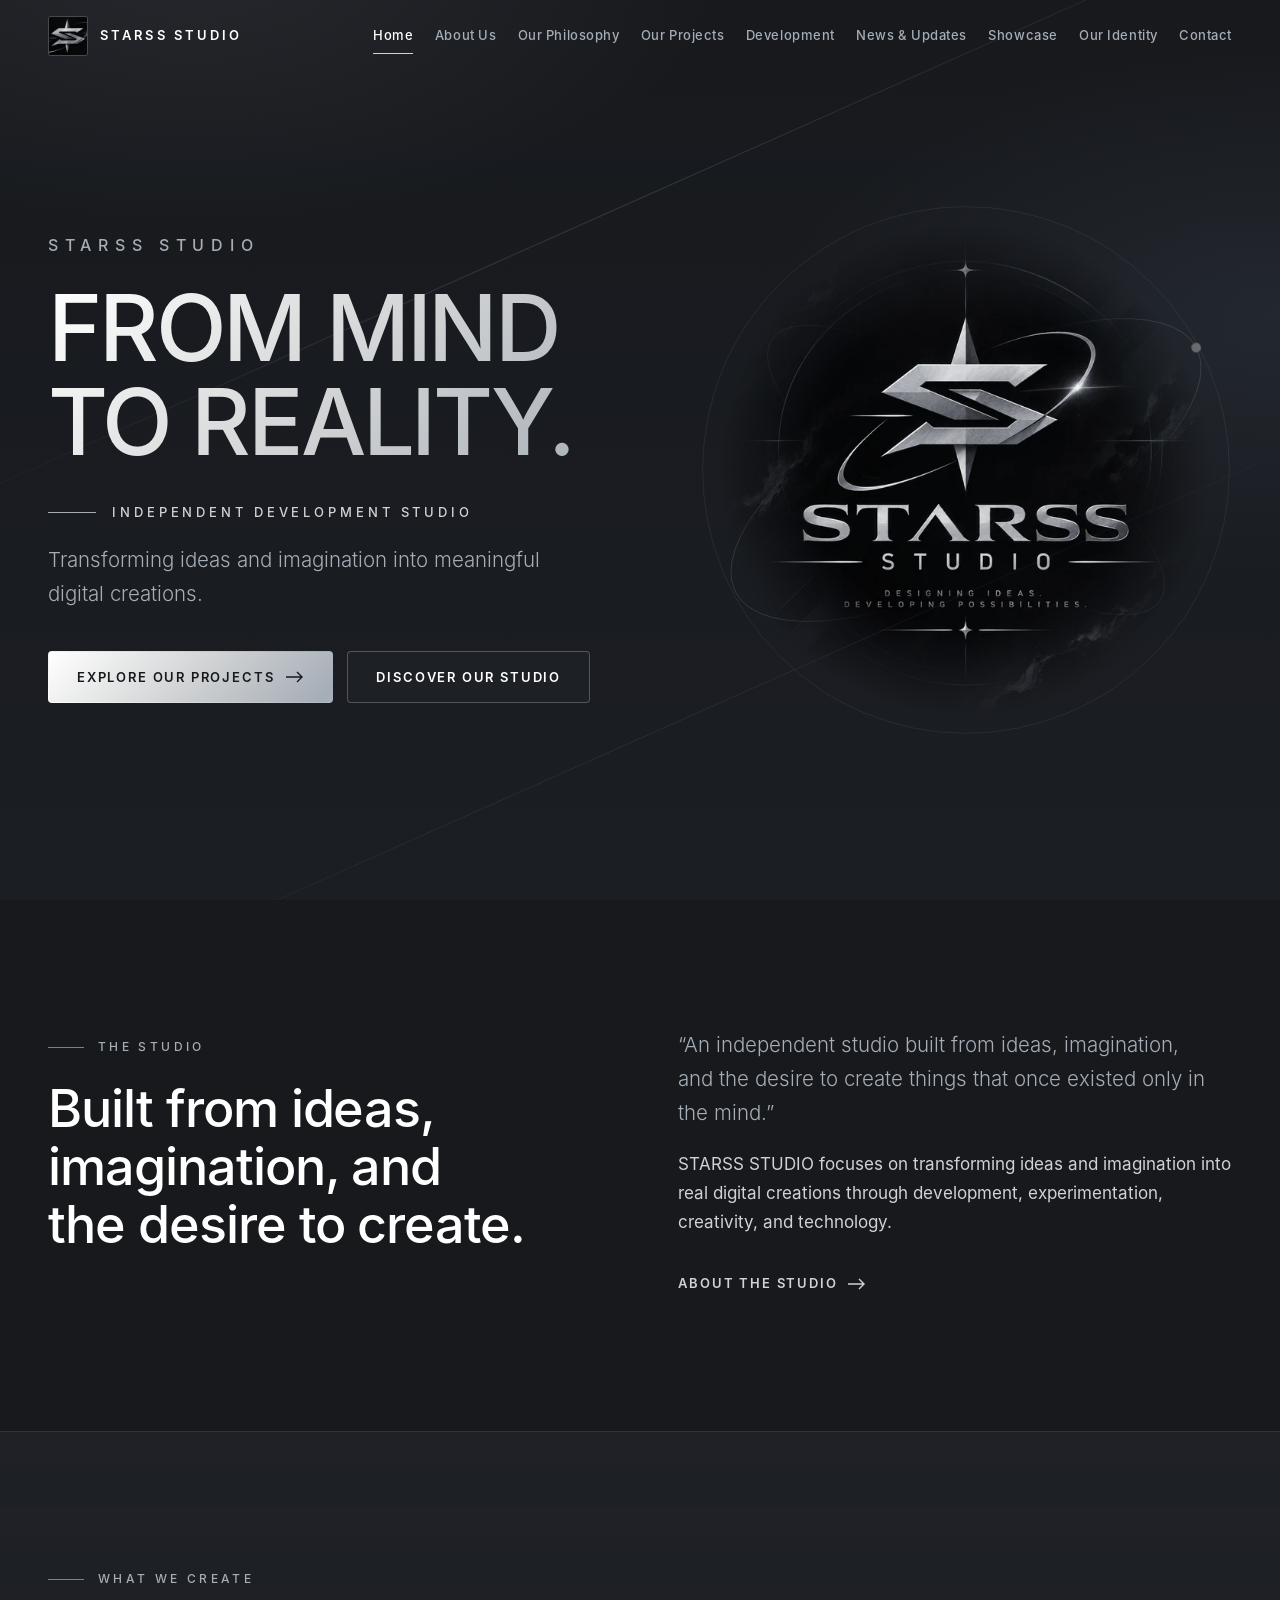
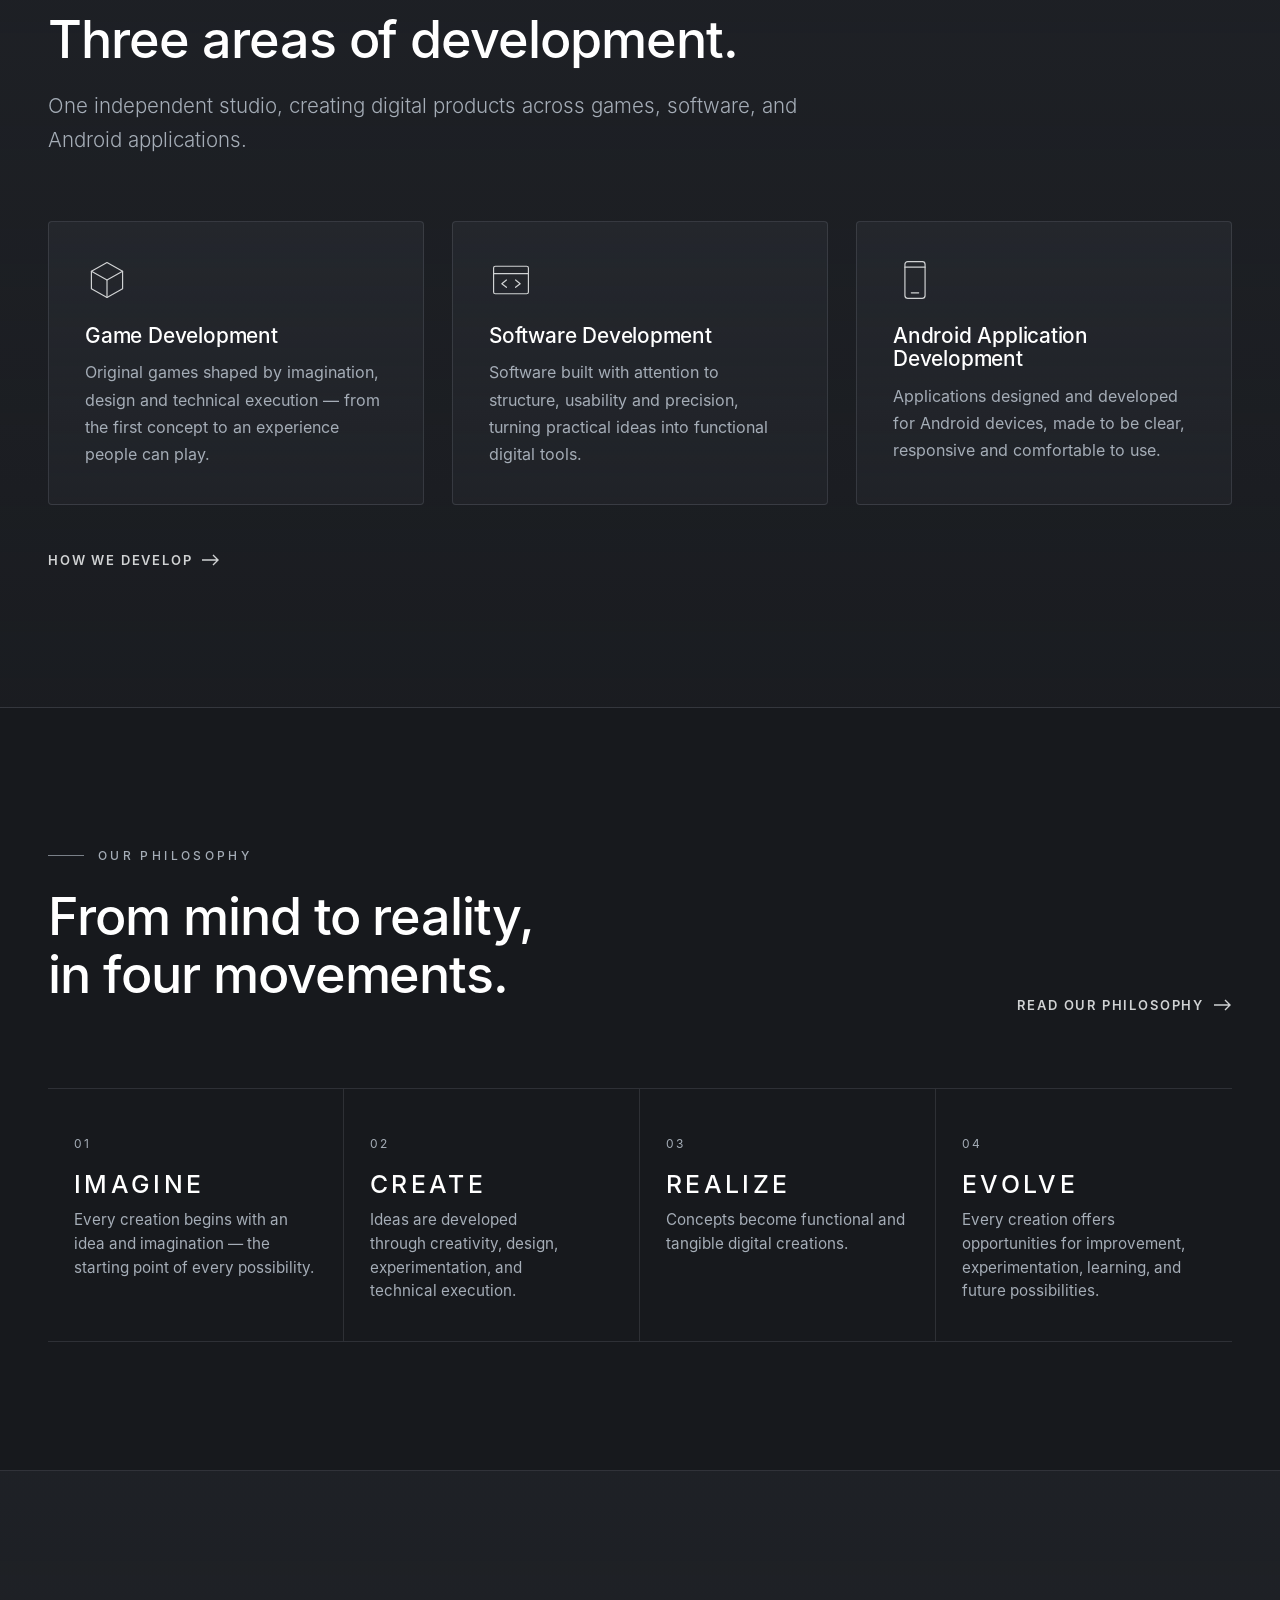
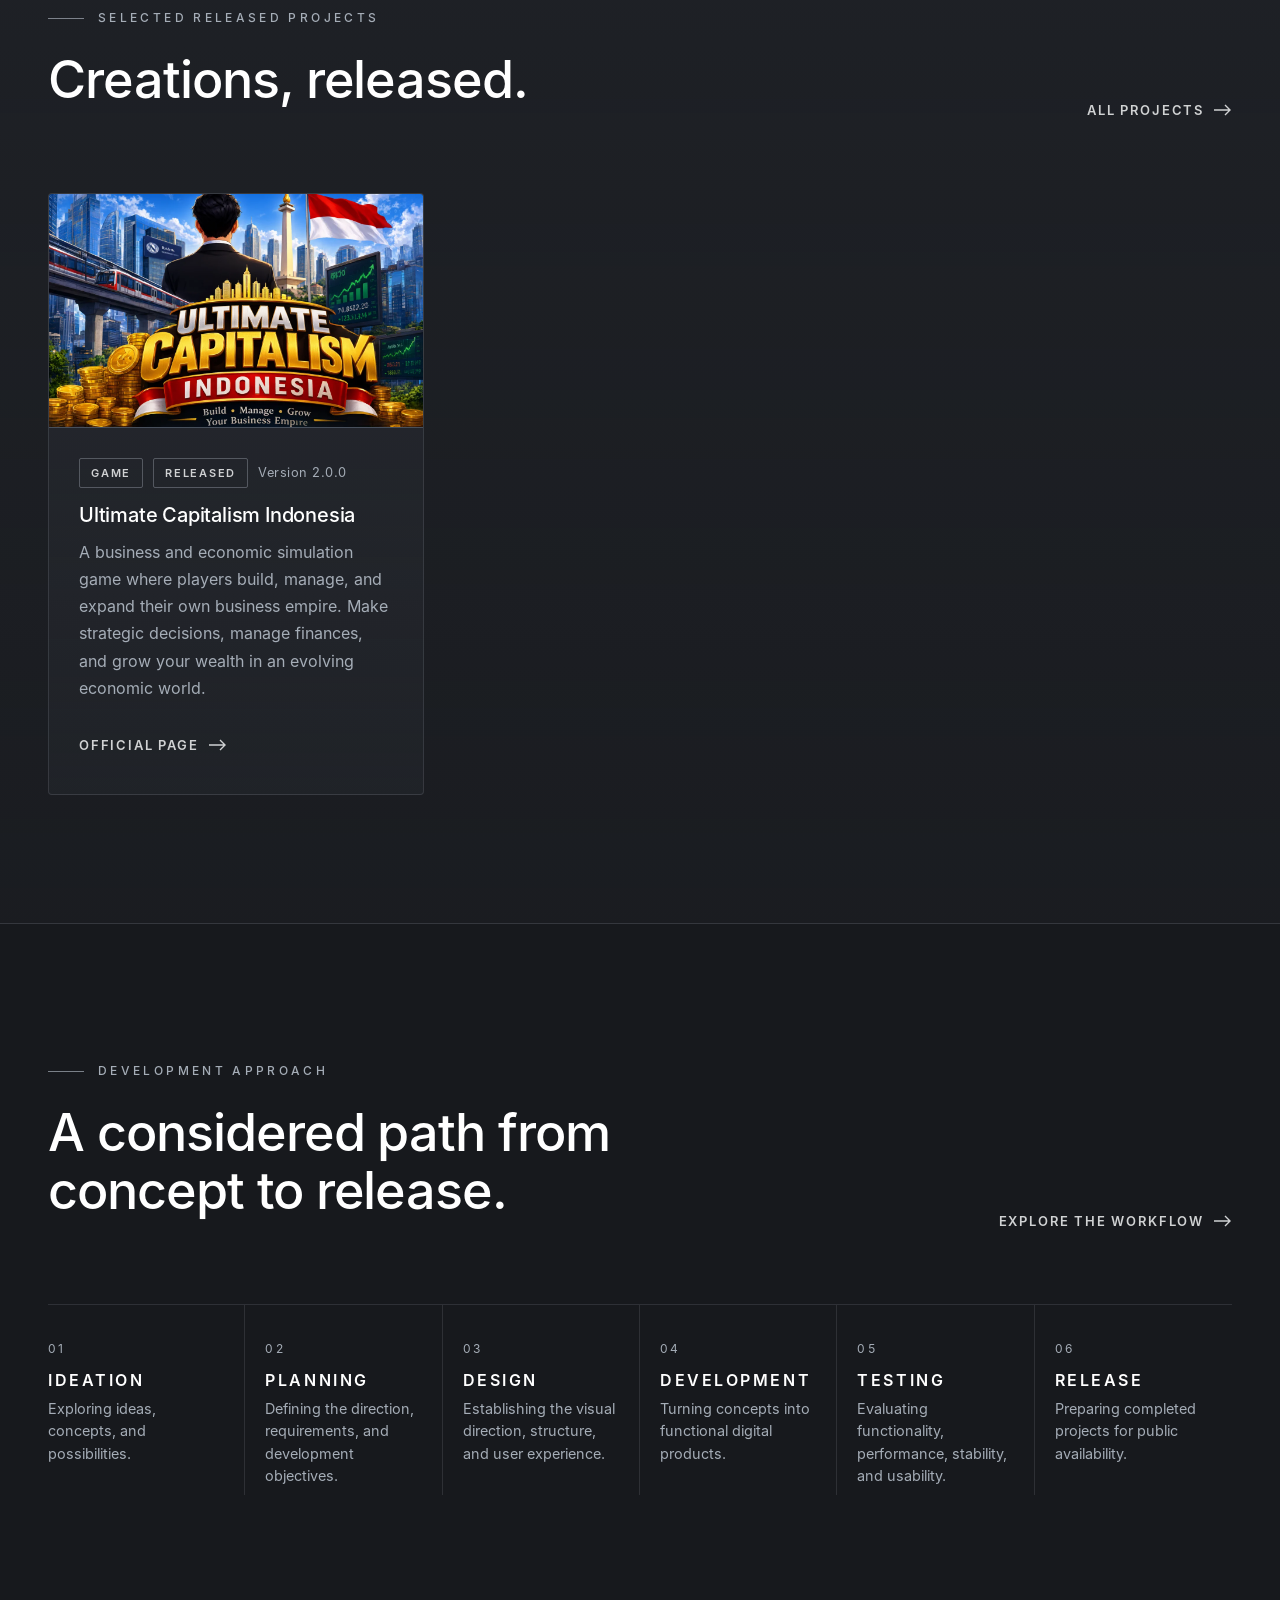
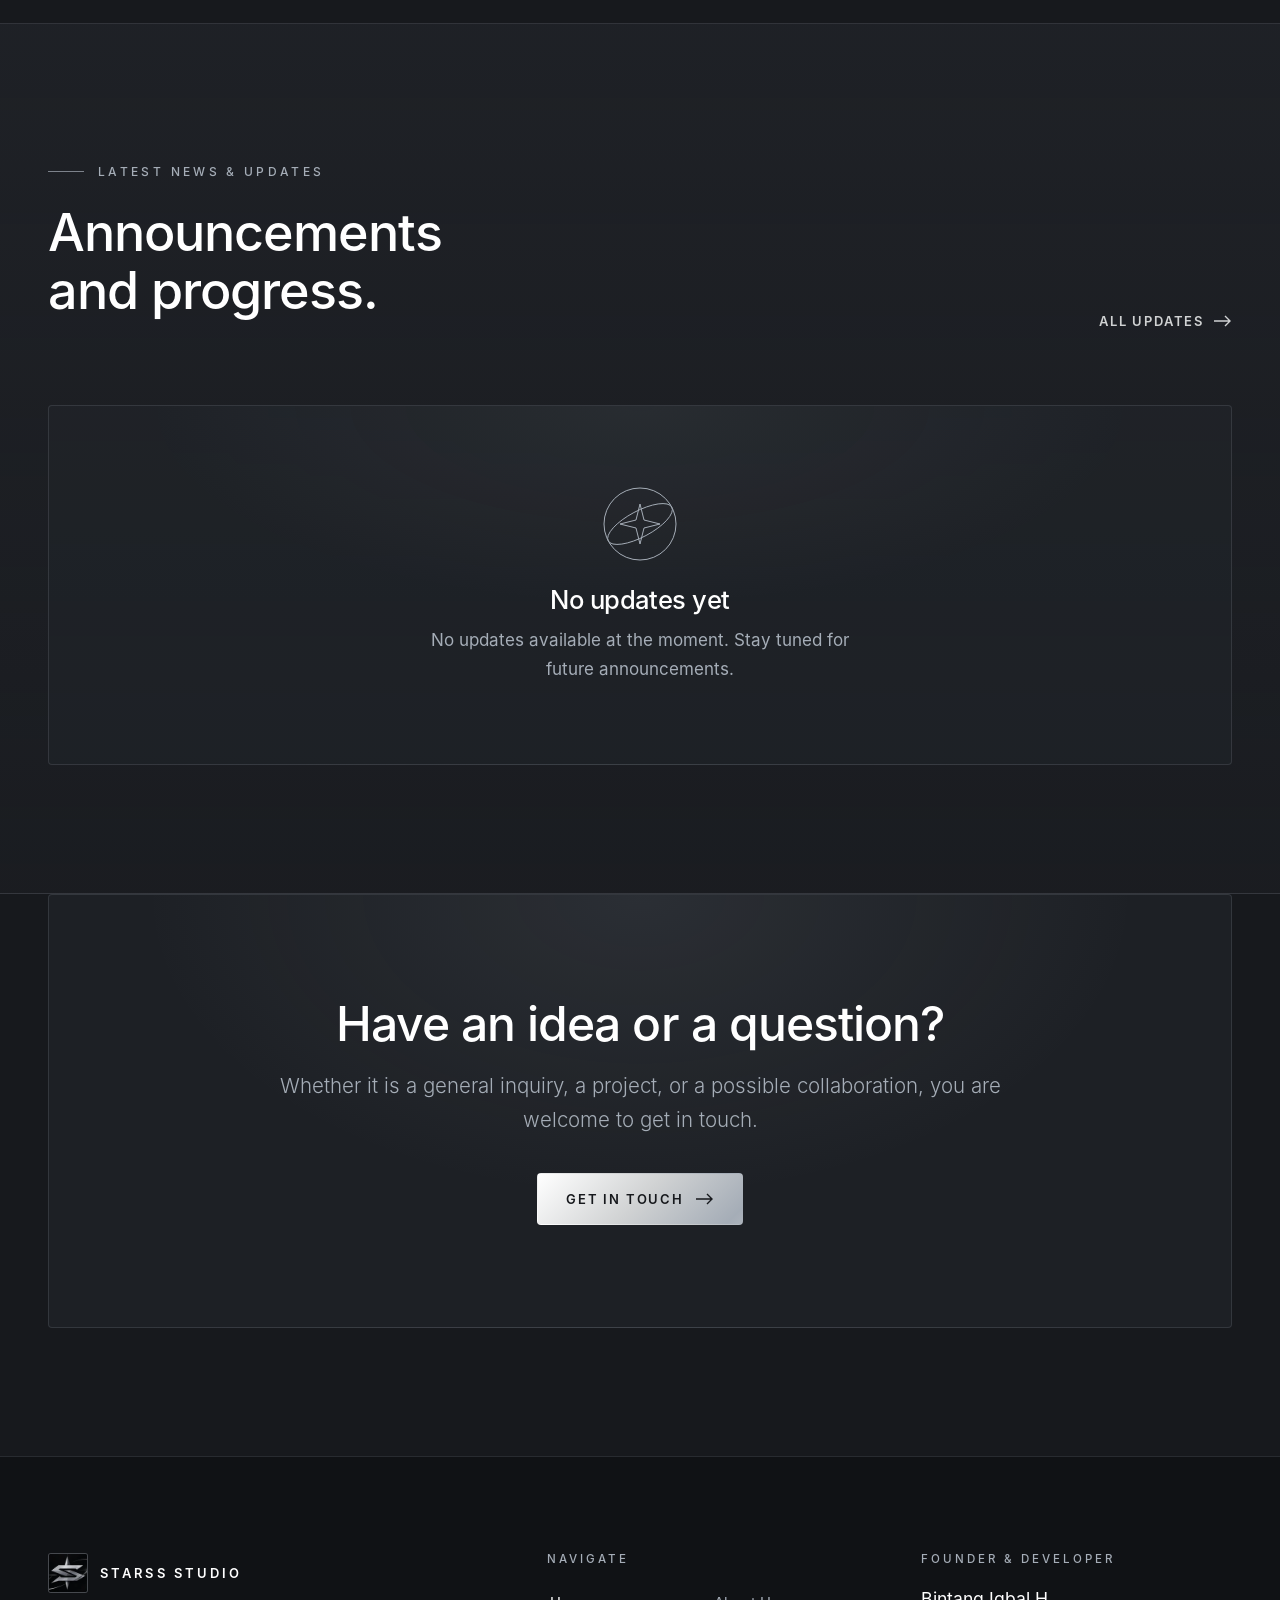
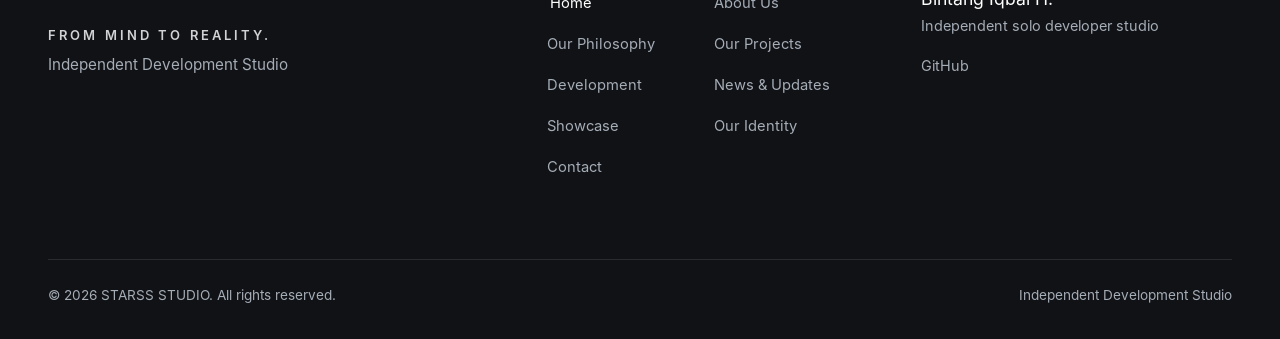
<file: index.html>
<!DOCTYPE html>
<html lang="en">
<head>
  <meta charset="utf-8">
  <meta name="viewport" content="width=device-width, initial-scale=1, viewport-fit=cover">
  <meta name="theme-color" content="#17191D">
  <meta name="color-scheme" content="dark">
  <title>STARSS STUDIO — From Mind to Reality. | Independent Development Studio</title>
  <meta name="description" content="STARSS STUDIO is an independent development studio transforming ideas and imagination into meaningful digital creations: games, software, and Android applications.">
  <!-- SEO: replace bintang0911 / starss-studio-website (or your custom domain) — see README.md -->
  <link rel="canonical" href="https://bintang0911.github.io/starss-studio-website/">
  <meta property="og:type" content="website">
  <meta property="og:site_name" content="STARSS STUDIO">
  <meta property="og:title" content="STARSS STUDIO — From Mind to Reality. | Independent Development Studio">
  <meta property="og:description" content="STARSS STUDIO is an independent development studio transforming ideas and imagination into meaningful digital creations: games, software, and Android applications.">
  <meta property="og:url" content="https://bintang0911.github.io/starss-studio-website/">
  <meta property="og:image" content="https://bintang0911.github.io/starss-studio-website/assets/images/logo.png">
  <meta property="og:image:alt" content="STARSS STUDIO official logo">
  <meta name="twitter:card" content="summary">
  <link rel="icon" type="image/png" sizes="512x512" href="assets/images/favicon.png">
  <link rel="apple-touch-icon" href="assets/images/apple-touch-icon.png">
  <link rel="preload" href="assets/fonts/inter-regular.woff" as="font" type="font/woff" crossorigin>
  <link rel="stylesheet" href="assets/css/style.css">
  <script>document.documentElement.classList.add("js");</script>
  <script src="assets/data/site-config.js" defer></script>
  <script src="assets/data/projects.js" defer></script>
  <script src="assets/data/news.js" defer></script>
  <script src="assets/js/main.js" defer></script>
</head>
<body>
<a class="skip-link" href="#main">Skip to main content</a>
<header class="site-header">
  <div class="container">
    <a class="brand" href="index.html" aria-label="STARSS STUDIO — Home">
      <span class="brand-mark"><picture><source srcset="assets/images/emblem.webp 1x, assets/images/emblem-2x.webp 2x" type="image/webp"><img src="assets/images/emblem.png" width="40" height="40" alt=""></picture></span>
      <span class="brand-name">STARSS STUDIO</span>
    </a>
    <button class="nav-toggle" type="button" aria-expanded="false" aria-controls="site-nav" aria-label="Open menu"><span></span><span></span><span></span></button>
    <nav class="nav" id="site-nav" aria-label="Main navigation">
        <ul class="nav-list">
          <li><a class="nav-link" href="index.html" aria-current="page">Home</a></li>
          <li><a class="nav-link" href="about.html">About Us</a></li>
          <li><a class="nav-link" href="philosophy.html">Our Philosophy</a></li>
          <li><a class="nav-link" href="projects.html">Our Projects</a></li>
          <li><a class="nav-link" href="development.html">Development</a></li>
          <li><a class="nav-link" href="news.html">News &amp; Updates</a></li>
          <li><a class="nav-link" href="showcase.html">Showcase</a></li>
          <li><a class="nav-link" href="identity.html">Our Identity</a></li>
          <li><a class="nav-link" href="contact.html">Contact</a></li>
        </ul>
    </nav>
  </div>
</header>
<main id="main">
  <section class="hero" aria-labelledby="hero-title">
    <div class="container hero-grid">
      <div class="hero-copy">
        <h1 id="hero-title">
          <span class="hero-name" data-enter style="--i:0">STARSS STUDIO</span>
          <span class="hero-slogan" data-enter style="--i:1"><span>FROM MIND</span><span>TO REALITY.</span></span>
        </h1>
        <p class="hero-kicker" data-enter style="--i:2">Independent Development Studio</p>
        <p class="lead" data-enter style="--i:3">Transforming ideas and imagination into meaningful digital creations.</p>
        <div class="btn-row" data-enter style="--i:4">
          <a class="btn btn--primary" href="projects.html">Explore Our Projects <svg class="arrow" width="18" height="12" viewBox="0 0 18 12" fill="none" stroke="currentColor" stroke-width="1.4" aria-hidden="true"><path d="M0 6h16M11 1l5 5-5 5"/></svg></a>
          <a class="btn btn--ghost" href="about.html">Discover Our Studio</a>
        </div>
      </div>
      <div class="hero-visual" data-enter style="--i:2">
        <div class="orbit orbit--a" aria-hidden="true"><svg viewBox="0 0 100 100"><g transform="rotate(-28 50 50)"><ellipse cx="50" cy="50" rx="49" ry="19"/><circle class="glint" cx="99" cy="50" r="0.9"/></g></svg></div>
        <div class="orbit orbit--b" aria-hidden="true"><svg viewBox="0 0 100 100"><circle cx="50" cy="50" r="49.5"/><g transform="rotate(34 50 50)"><ellipse cx="50" cy="50" rx="44" ry="14"/></g></svg></div>
        <div class="logo-frame">
          <picture>
            <source type="image/webp" srcset="assets/images/logo-640.webp 640w, assets/images/logo.webp 1254w" sizes="(max-width: 860px) 380px, 560px">
            <img src="assets/images/logo.png" width="1254" height="1254" alt="STARSS STUDIO official logo: a faceted metallic silver S with a four-point star and an orbital ring" fetchpriority="high">
          </picture>
        </div>
      </div>
    </div>
  </section>

  <section class="section" aria-labelledby="intro-title">
    <div class="container split">
      <div class="reveal">
        <p class="eyebrow">The Studio</p>
        <h2 id="intro-title" style="font-size:clamp(2rem,4.4vw,3.25rem)">Built from ideas, imagination, and the desire to create.</h2>
      </div>
      <div class="prose reveal" style="--i:1">
        <p class="lead">&ldquo;An independent studio built from ideas, imagination, and the desire to create things that once existed only in the mind.&rdquo;</p>
        <p>STARSS STUDIO focuses on transforming ideas and imagination into real digital creations through development, experimentation, creativity, and technology.</p>
        <p style="margin-top:28px"><a class="text-link" href="about.html">About the studio <svg class="arrow" width="18" height="12" viewBox="0 0 18 12" fill="none" stroke="currentColor" stroke-width="1.4" aria-hidden="true"><path d="M0 6h16M11 1l5 5-5 5"/></svg></a></p>
      </div>
    </div>
  </section>

  <section class="section section--alt" aria-labelledby="create-title">
    <div class="container">
      <div class="section-head reveal ">
      <p class="eyebrow">What We Create</p>
      <h2 id="create-title">Three areas of development.</h2>
      <p class="lead">One independent studio, creating digital products across games, software, and Android applications.</p>
    </div>
      <div class="grid grid--3" data-stagger>
        <article class="card">
          <svg class="icon" viewBox="0 0 48 48" aria-hidden="true"><path d="M24 5 41 14.5v19L24 43 7 33.5v-19z"/><path d="M7 14.5 24 24l17-9.5"/><path d="M24 24v19"/></svg>
          <h3>Game Development</h3>
          <p>Original games shaped by imagination, design and technical execution — from the first concept to an experience people can play.</p>
        </article>
        <article class="card">
          <svg class="icon" viewBox="0 0 48 48" aria-hidden="true"><rect x="5" y="9" width="38" height="30" rx="2"/><path d="M5 17h38"/><path d="m19 24-5 4 5 4M29 24l5 4-5 4"/></svg>
          <h3>Software Development</h3>
          <p>Software built with attention to structure, usability and precision, turning practical ideas into functional digital tools.</p>
        </article>
        <article class="card">
          <svg class="icon" viewBox="0 0 48 48" aria-hidden="true"><rect x="13" y="4" width="22" height="40" rx="3"/><path d="M13 10h22M20 38h8"/></svg>
          <h3>Android Application Development</h3>
          <p>Applications designed and developed for Android devices, made to be clear, responsive and comfortable to use.</p>
        </article>
      </div>
      <p class="reveal" style="margin-top:36px"><a class="text-link" href="development.html">How we develop <svg class="arrow" width="18" height="12" viewBox="0 0 18 12" fill="none" stroke="currentColor" stroke-width="1.4" aria-hidden="true"><path d="M0 6h16M11 1l5 5-5 5"/></svg></a></p>
    </div>
  </section>

  <section class="section" aria-labelledby="phil-title">
    <div class="container">
      <div class="section-head section-head--row reveal">
        <div>
          <p class="eyebrow">Our Philosophy</p>
          <h2 id="phil-title">From mind to reality, in four movements.</h2>
        </div>
        <a class="text-link" href="philosophy.html">Read our philosophy <svg class="arrow" width="18" height="12" viewBox="0 0 18 12" fill="none" stroke="currentColor" stroke-width="1.4" aria-hidden="true"><path d="M0 6h16M11 1l5 5-5 5"/></svg></a>
      </div>
      <ol class="words reveal">
        <li class="word"><span class="n">01</span><h3>IMAGINE</h3><p>Every creation begins with an idea and imagination — the starting point of every possibility.</p></li>
        <li class="word"><span class="n">02</span><h3>CREATE</h3><p>Ideas are developed through creativity, design, experimentation, and technical execution.</p></li>
        <li class="word"><span class="n">03</span><h3>REALIZE</h3><p>Concepts become functional and tangible digital creations.</p></li>
        <li class="word"><span class="n">04</span><h3>EVOLVE</h3><p>Every creation offers opportunities for improvement, experimentation, learning, and future possibilities.</p></li>
      </ol>
    </div>
  </section>

  <section class="section section--alt" aria-labelledby="proj-title">
    <div class="container">
      <div class="section-head section-head--row reveal">
        <div>
          <p class="eyebrow">Selected Released Projects</p>
          <h2 id="proj-title">Creations, released.</h2>
        </div>
        <a class="text-link" href="projects.html">All projects <svg class="arrow" width="18" height="12" viewBox="0 0 18 12" fill="none" stroke="currentColor" stroke-width="1.4" aria-hidden="true"><path d="M0 6h16M11 1l5 5-5 5"/></svg></a>
      </div>
      <div class="grid grid--3" data-projects-home hidden></div>
      <div class="empty reveal" data-empty>
      <svg class="empty-icon" viewBox="0 0 76 76" aria-hidden="true"><circle cx="38" cy="38" r="36"/><g class="spin"><ellipse cx="38" cy="38" rx="36" ry="13" transform="rotate(-28 38 38)"/></g><path d="M38 18l4 16 16 4-16 4-4 16-4-16-16-4 16-4z"/></svg>
      <h3>Released projects will appear here</h3>
      <p>Our released projects will be showcased here as they become available.</p>
    </div>
    </div>
  </section>

  <section class="section" aria-labelledby="dev-title">
    <div class="container">
      <div class="section-head section-head--row reveal">
        <div>
          <p class="eyebrow">Development Approach</p>
          <h2 id="dev-title">A considered path from concept to release.</h2>
        </div>
        <a class="text-link" href="development.html">Explore the workflow <svg class="arrow" width="18" height="12" viewBox="0 0 18 12" fill="none" stroke="currentColor" stroke-width="1.4" aria-hidden="true"><path d="M0 6h16M11 1l5 5-5 5"/></svg></a>
      </div>
      <ol class="stages reveal">
        <li class="stage"><span class="n">01</span><h3>Ideation</h3><p>Exploring ideas, concepts, and possibilities.</p></li>
        <li class="stage"><span class="n">02</span><h3>Planning</h3><p>Defining the direction, requirements, and development objectives.</p></li>
        <li class="stage"><span class="n">03</span><h3>Design</h3><p>Establishing the visual direction, structure, and user experience.</p></li>
        <li class="stage"><span class="n">04</span><h3>Development</h3><p>Turning concepts into functional digital products.</p></li>
        <li class="stage"><span class="n">05</span><h3>Testing</h3><p>Evaluating functionality, performance, stability, and usability.</p></li>
        <li class="stage"><span class="n">06</span><h3>Release</h3><p>Preparing completed projects for public availability.</p></li>
      </ol>
    </div>
  </section>

  <section class="section section--alt" aria-labelledby="news-title">
    <div class="container">
      <div class="section-head section-head--row reveal">
        <div>
          <p class="eyebrow">Latest News &amp; Updates</p>
          <h2 id="news-title">Announcements and progress.</h2>
        </div>
        <a class="text-link" href="news.html">All updates <svg class="arrow" width="18" height="12" viewBox="0 0 18 12" fill="none" stroke="currentColor" stroke-width="1.4" aria-hidden="true"><path d="M0 6h16M11 1l5 5-5 5"/></svg></a>
      </div>
      <div class="grid grid--3" data-news-home hidden></div>
      <div class="empty reveal" data-empty>
      <svg class="empty-icon" viewBox="0 0 76 76" aria-hidden="true"><circle cx="38" cy="38" r="36"/><g class="spin"><ellipse cx="38" cy="38" rx="36" ry="13" transform="rotate(-28 38 38)"/></g><path d="M38 18l4 16 16 4-16 4-4 16-4-16-16-4 16-4z"/></svg>
      <h3>No updates yet</h3>
      <p>No updates available at the moment. Stay tuned for future announcements.</p>
    </div>
    </div>
  </section>

  <section class="section" style="padding-top:0">
    <div class="container">
      <div class="cta-band reveal">
        <h2>Have an idea or a question?</h2>
        <p class="lead">Whether it is a general inquiry, a project, or a possible collaboration, you are welcome to get in touch.</p>
        <div class="btn-row"><a class="btn btn--primary" href="contact.html">Get in Touch <svg class="arrow" width="18" height="12" viewBox="0 0 18 12" fill="none" stroke="currentColor" stroke-width="1.4" aria-hidden="true"><path d="M0 6h16M11 1l5 5-5 5"/></svg></a></div>
      </div>
    </div>
  </section>
</main>
<footer class="site-footer">
  <div class="container">
    <div class="footer-grid">
      <div>
        <a class="brand" href="index.html" aria-label="STARSS STUDIO — Home">
          <span class="brand-mark"><picture><source srcset="assets/images/emblem.webp 1x, assets/images/emblem-2x.webp 2x" type="image/webp"><img src="assets/images/emblem.png" width="40" height="40" alt="" loading="lazy"></picture></span>
          <span class="brand-name">STARSS STUDIO</span>
        </a>
        <p class="footer-slogan">FROM MIND TO REALITY.</p>
        <p class="footer-sub">Independent Development Studio</p>
      </div>
      <nav aria-label="Footer navigation">
        <h2 class="footer-title">Navigate</h2>
        <div class="footer-links">
          <a href="index.html" aria-current="page">Home</a>
          <a href="about.html">About Us</a>
          <a href="philosophy.html">Our Philosophy</a>
          <a href="projects.html">Our Projects</a>
          <a href="development.html">Development</a>
          <a href="news.html">News &amp; Updates</a>
          <a href="showcase.html">Showcase</a>
          <a href="identity.html">Our Identity</a>
          <a href="contact.html">Contact</a>
        </div>
      </nav>
      <div class="footer-founder">
        <h2 class="footer-title">Founder &amp; Developer</h2>
        <p class="name">Bintang Iqbal H.</p>
        <p class="role">Independent solo developer studio</p>
        <div class="footer-social" data-footer-social hidden aria-label="Official links"></div>
      </div>
    </div>
    <div class="footer-bottom">
      <span>&copy; <span data-year>2026</span> STARSS STUDIO. All rights reserved.</span>
      <span>Independent Development Studio</span>
    </div>
  </div>
</footer>
</body>
</html>
</file>
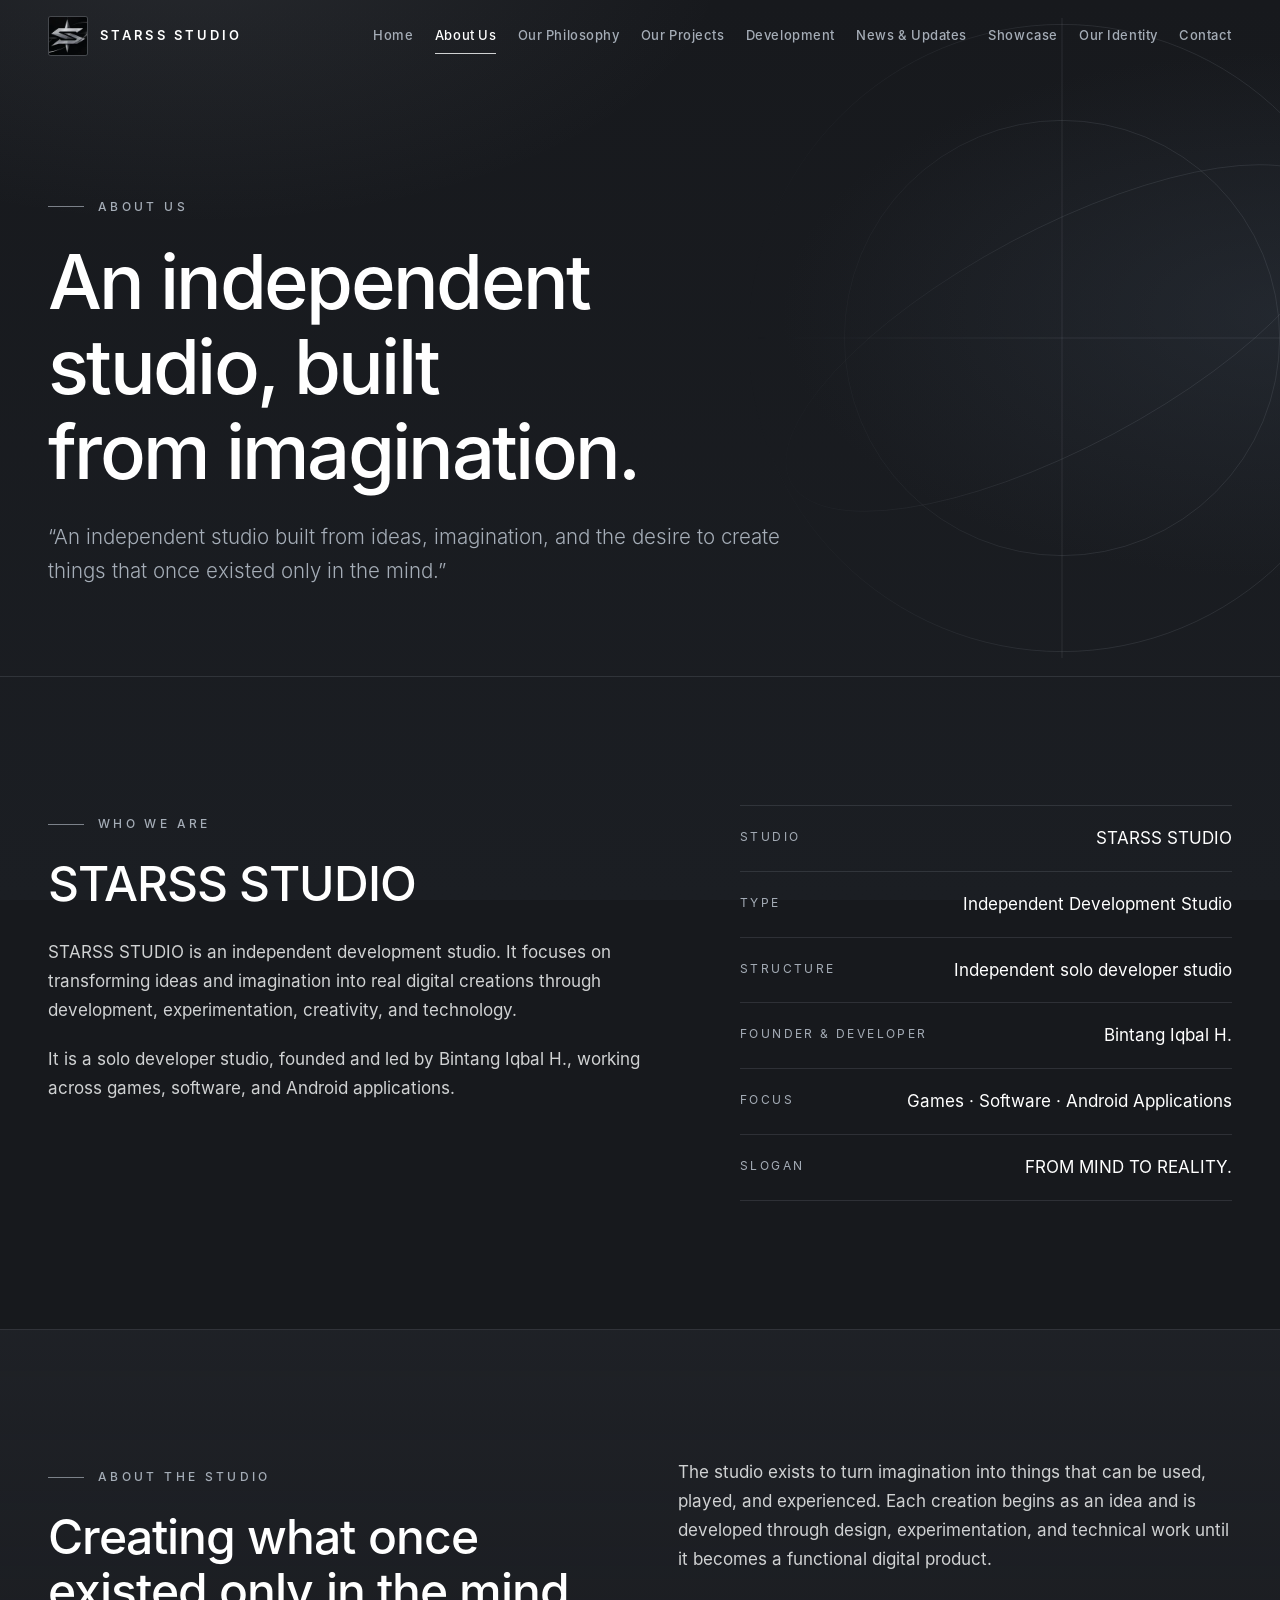
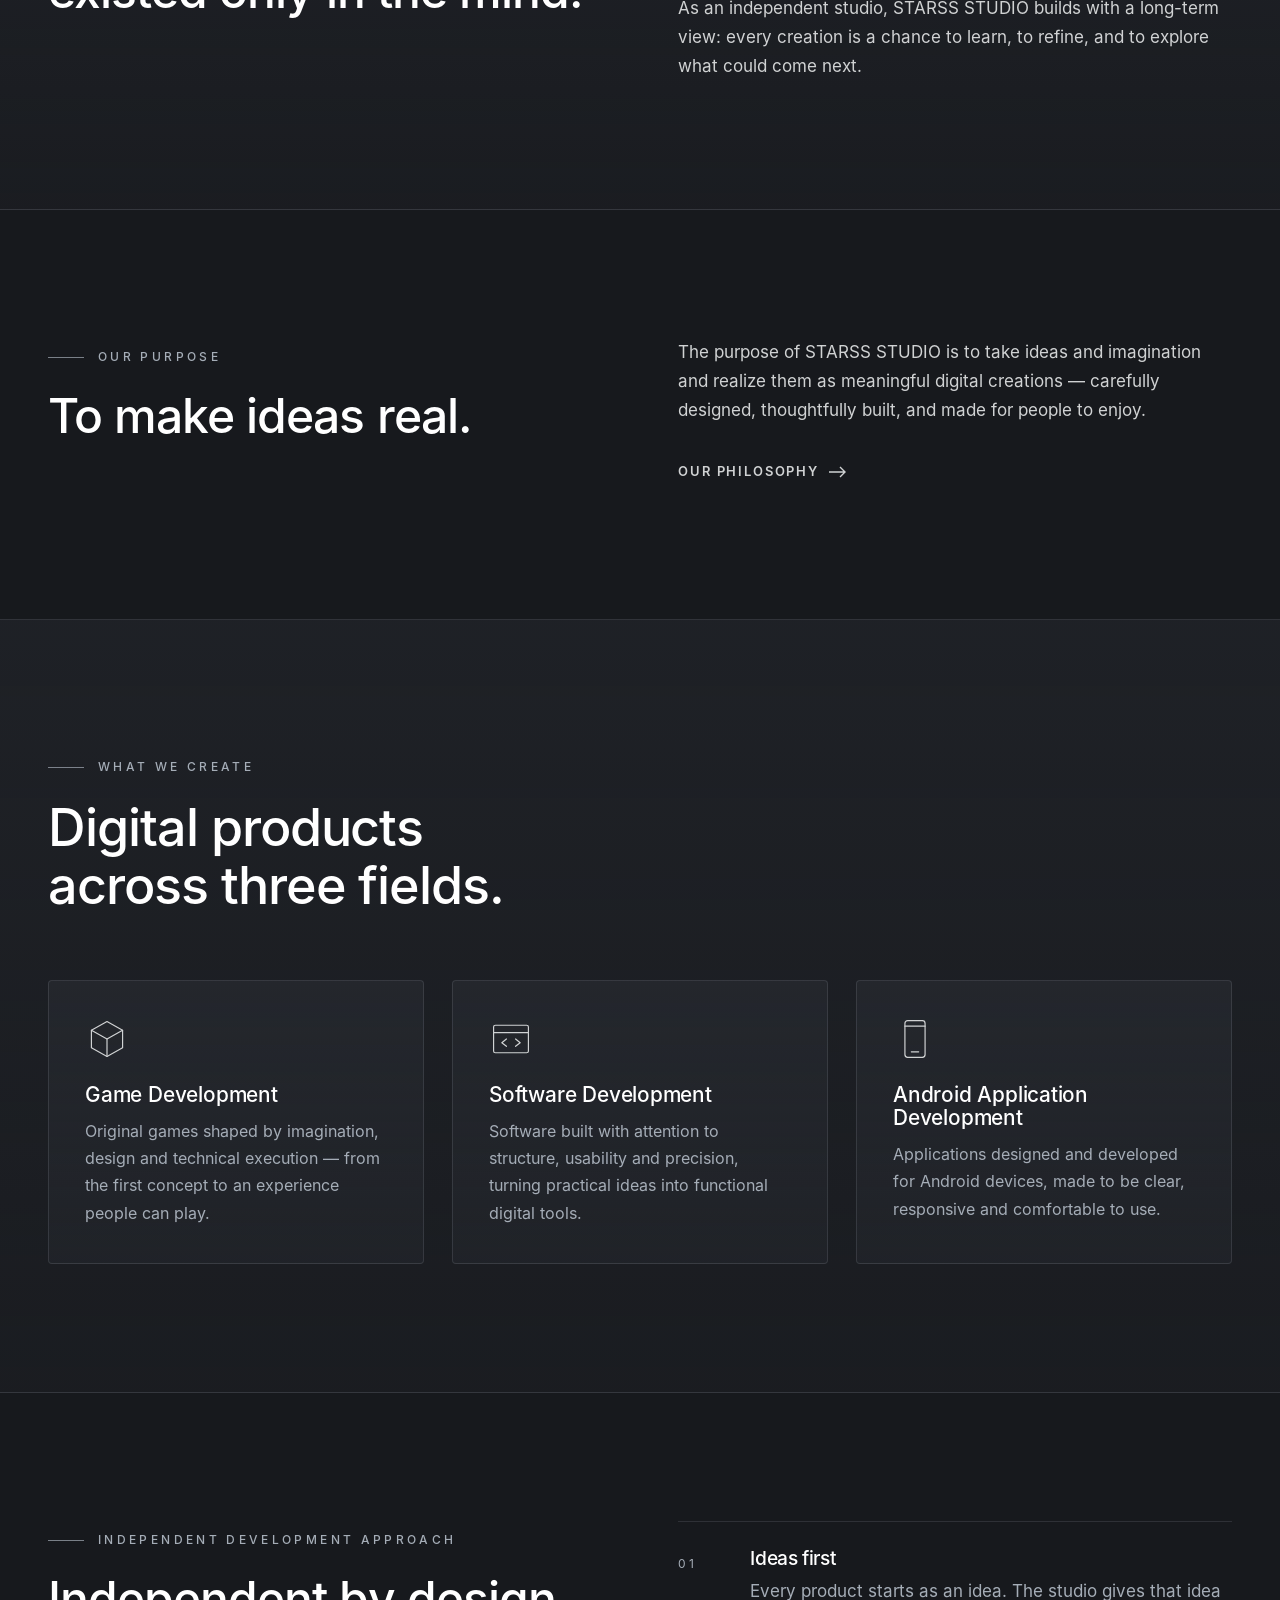
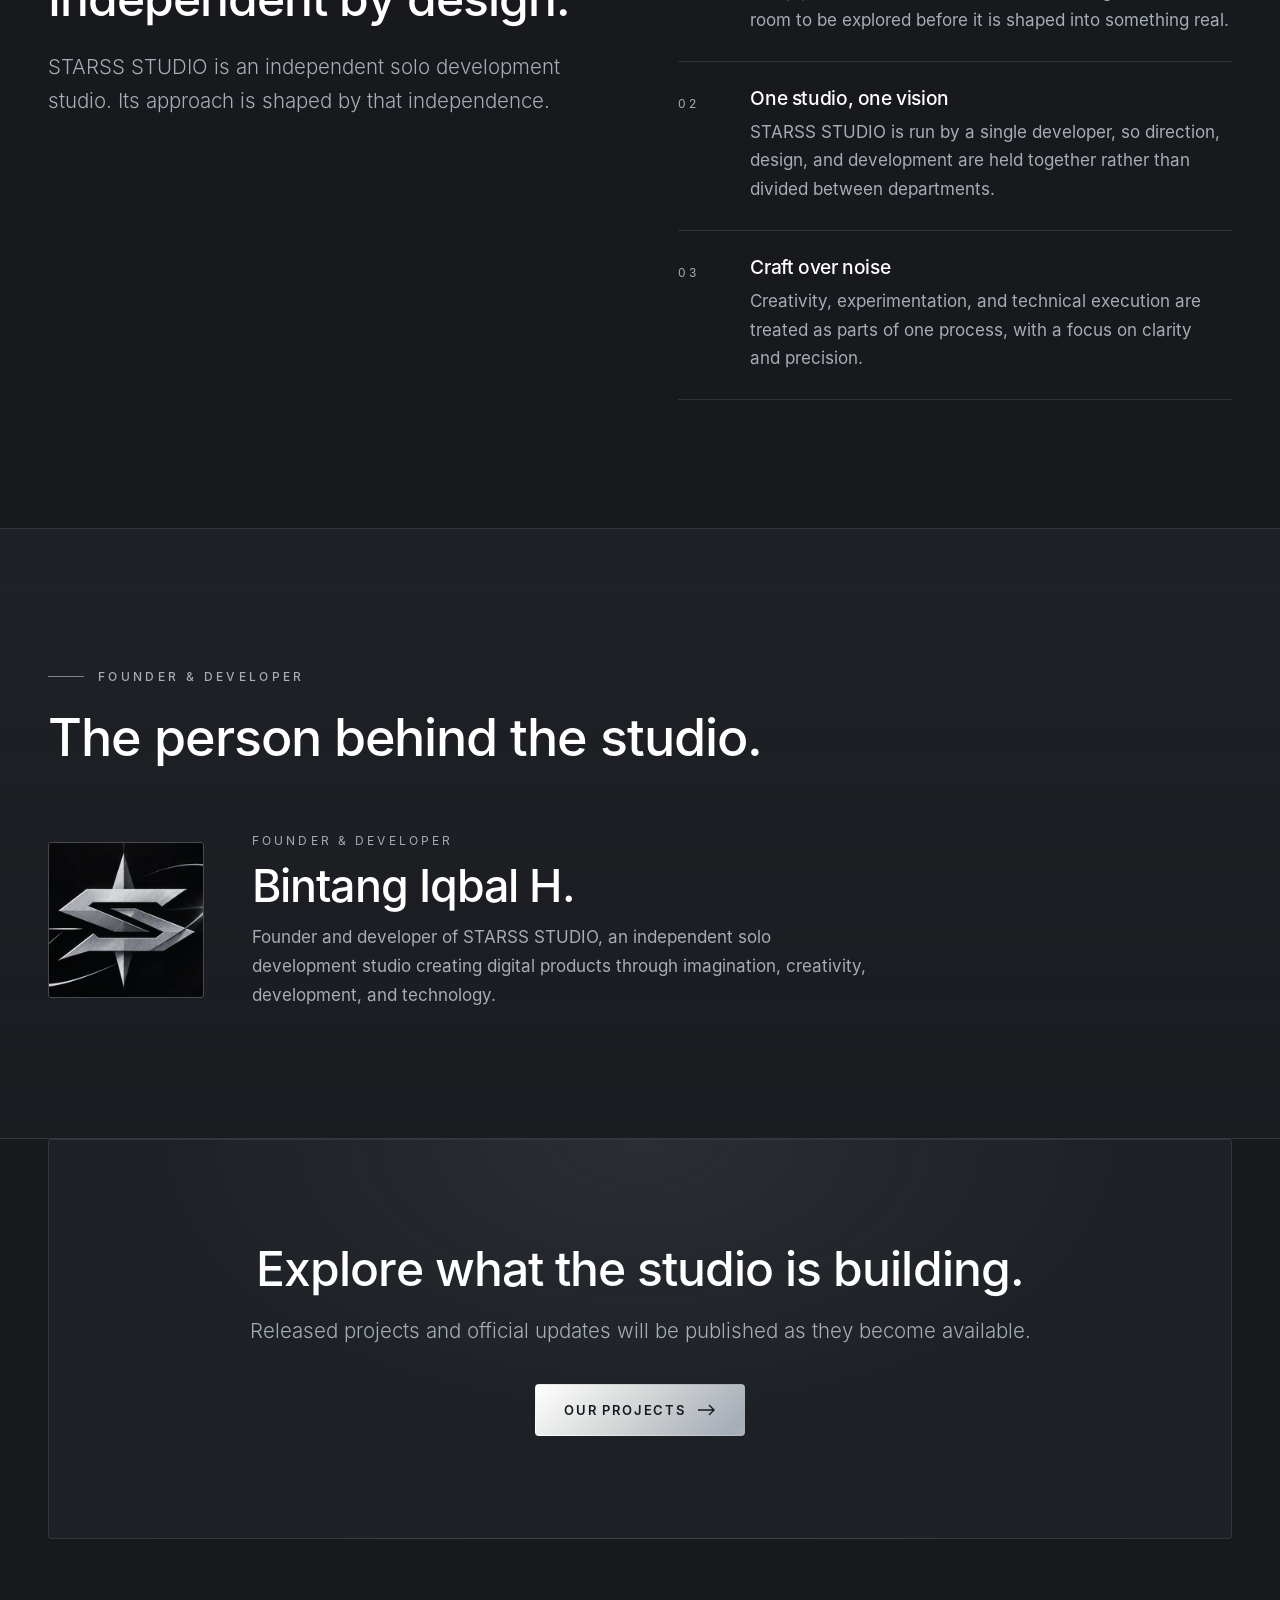
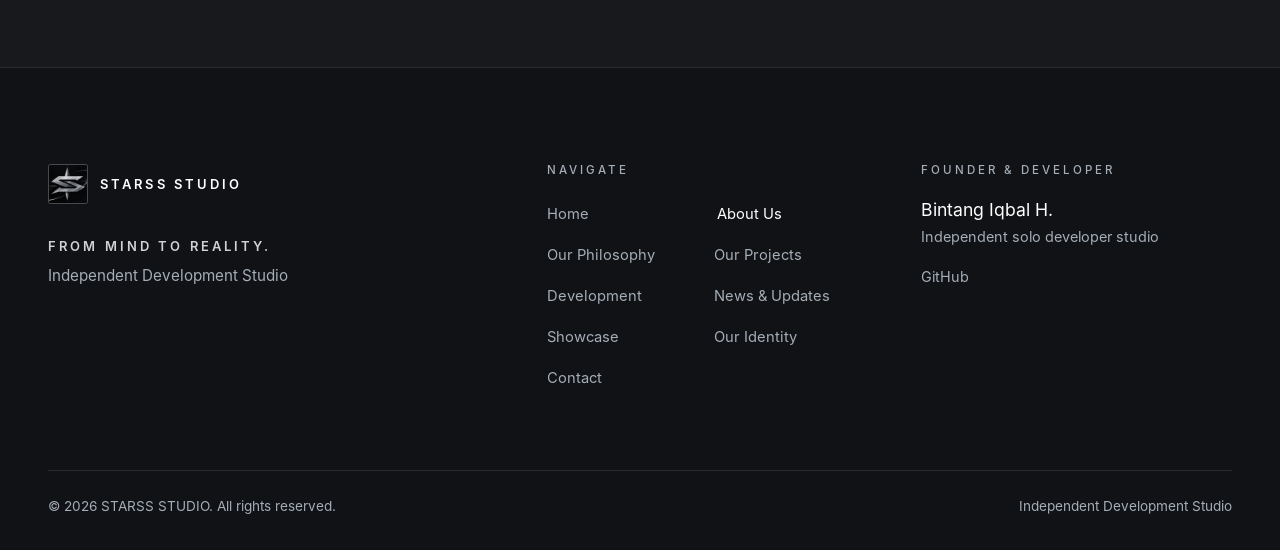
<file: about.html>
<!DOCTYPE html>
<html lang="en">
<head>
  <meta charset="utf-8">
  <meta name="viewport" content="width=device-width, initial-scale=1, viewport-fit=cover">
  <meta name="theme-color" content="#17191D">
  <meta name="color-scheme" content="dark">
  <title>About Us | STARSS STUDIO</title>
  <meta name="description" content="Learn about STARSS STUDIO, an independent solo development studio founded by Bintang Iqbal H., creating games, software, and Android applications from ideas and imagination.">
  <!-- SEO: replace bintang0911 / starss-studio-website (or your custom domain) — see README.md -->
  <link rel="canonical" href="https://bintang0911.github.io/starss-studio-website/about.html">
  <meta property="og:type" content="website">
  <meta property="og:site_name" content="STARSS STUDIO">
  <meta property="og:title" content="About Us | STARSS STUDIO">
  <meta property="og:description" content="Learn about STARSS STUDIO, an independent solo development studio founded by Bintang Iqbal H., creating games, software, and Android applications from ideas and imagination.">
  <meta property="og:url" content="https://bintang0911.github.io/starss-studio-website/about.html">
  <meta property="og:image" content="https://bintang0911.github.io/starss-studio-website/assets/images/logo.png">
  <meta property="og:image:alt" content="STARSS STUDIO official logo">
  <meta name="twitter:card" content="summary">
  <link rel="icon" type="image/png" sizes="512x512" href="assets/images/favicon.png">
  <link rel="apple-touch-icon" href="assets/images/apple-touch-icon.png">
  <link rel="preload" href="assets/fonts/inter-regular.woff" as="font" type="font/woff" crossorigin>
  <link rel="stylesheet" href="assets/css/style.css">
  <script>document.documentElement.classList.add("js");</script>
  <script src="assets/data/site-config.js" defer></script>
  <script src="assets/js/main.js" defer></script>
</head>
<body>
<a class="skip-link" href="#main">Skip to main content</a>
<header class="site-header">
  <div class="container">
    <a class="brand" href="index.html" aria-label="STARSS STUDIO — Home">
      <span class="brand-mark"><picture><source srcset="assets/images/emblem.webp 1x, assets/images/emblem-2x.webp 2x" type="image/webp"><img src="assets/images/emblem.png" width="40" height="40" alt=""></picture></span>
      <span class="brand-name">STARSS STUDIO</span>
    </a>
    <button class="nav-toggle" type="button" aria-expanded="false" aria-controls="site-nav" aria-label="Open menu"><span></span><span></span><span></span></button>
    <nav class="nav" id="site-nav" aria-label="Main navigation">
        <ul class="nav-list">
          <li><a class="nav-link" href="index.html">Home</a></li>
          <li><a class="nav-link" href="about.html" aria-current="page">About Us</a></li>
          <li><a class="nav-link" href="philosophy.html">Our Philosophy</a></li>
          <li><a class="nav-link" href="projects.html">Our Projects</a></li>
          <li><a class="nav-link" href="development.html">Development</a></li>
          <li><a class="nav-link" href="news.html">News &amp; Updates</a></li>
          <li><a class="nav-link" href="showcase.html">Showcase</a></li>
          <li><a class="nav-link" href="identity.html">Our Identity</a></li>
          <li><a class="nav-link" href="contact.html">Contact</a></li>
        </ul>
    </nav>
  </div>
</header>
<main id="main">
  <section class="page-hero">
    <div class="orbit-deco" aria-hidden="true"><svg viewBox="0 0 100 100"><circle cx="50" cy="50" r="49"/><circle cx="50" cy="50" r="34"/><g transform="rotate(-28 50 50)"><ellipse cx="50" cy="50" rx="48" ry="17"/></g><line x1="50" y1="0" x2="50" y2="100"/><line x1="0" y1="50" x2="100" y2="50"/></svg></div>
    <div class="container">
      <p class="eyebrow" data-enter style="--i:0">About Us</p>
      <h1 data-enter style="--i:1">An independent studio, built from imagination.</h1>
      <p class="lead" data-enter style="--i:2">&ldquo;An independent studio built from ideas, imagination, and the desire to create things that once existed only in the mind.&rdquo;</p>
    </div>
  </section>

  <section class="section" aria-labelledby="who">
    <div class="container split split--wide-left">
      <div class="reveal">
        <p class="eyebrow">Who We Are</p>
        <h2 id="who" style="font-size:clamp(2rem,4vw,3rem);margin-bottom:28px">STARSS STUDIO</h2>
        <div class="prose">
          <p>STARSS STUDIO is an independent development studio. It focuses on transforming ideas and imagination into real digital creations through development, experimentation, creativity, and technology.</p>
          <p>It is a solo developer studio, founded and led by Bintang Iqbal H., working across games, software, and Android applications.</p>
        </div>
      </div>
      <dl class="fact-list reveal" style="--i:1">
        <div><dt>Studio</dt><dd>STARSS STUDIO</dd></div>
        <div><dt>Type</dt><dd>Independent Development Studio</dd></div>
        <div><dt>Structure</dt><dd>Independent solo developer studio</dd></div>
        <div><dt>Founder &amp; Developer</dt><dd>Bintang Iqbal H.</dd></div>
        <div><dt>Focus</dt><dd>Games &middot; Software &middot; Android Applications</dd></div>
        <div><dt>Slogan</dt><dd>FROM MIND TO REALITY.</dd></div>
      </dl>
    </div>
  </section>

  <section class="section section--alt" aria-labelledby="studio">
    <div class="container split">
      <div class="reveal">
        <p class="eyebrow">About the Studio</p>
        <h2 id="studio" style="font-size:clamp(2rem,4vw,3rem)">Creating what once existed only in the mind.</h2>
      </div>
      <div class="prose reveal" style="--i:1">
        <p>The studio exists to turn imagination into things that can be used, played, and experienced. Each creation begins as an idea and is developed through design, experimentation, and technical work until it becomes a functional digital product.</p>
        <p>As an independent studio, STARSS STUDIO builds with a long-term view: every creation is a chance to learn, to refine, and to explore what could come next.</p>
      </div>
    </div>
  </section>

  <section class="section" aria-labelledby="purpose">
    <div class="container split">
      <div class="reveal">
        <p class="eyebrow">Our Purpose</p>
        <h2 id="purpose" style="font-size:clamp(2rem,4vw,3rem)">To make ideas real.</h2>
      </div>
      <div class="prose reveal" style="--i:1">
        <p>The purpose of STARSS STUDIO is to take ideas and imagination and realize them as meaningful digital creations — carefully designed, thoughtfully built, and made for people to enjoy.</p>
        <p style="margin-top:28px"><a class="text-link" href="philosophy.html">Our philosophy <svg class="arrow" width="18" height="12" viewBox="0 0 18 12" fill="none" stroke="currentColor" stroke-width="1.4" aria-hidden="true"><path d="M0 6h16M11 1l5 5-5 5"/></svg></a></p>
      </div>
    </div>
  </section>

  <section class="section section--alt" aria-labelledby="create">
    <div class="container">
      <div class="section-head reveal ">
      <p class="eyebrow">What We Create</p>
      <h2 id="create">Digital products across three fields.</h2>
    </div>
      <div class="grid grid--3" data-stagger>
        <article class="card">
          <svg class="icon" viewBox="0 0 48 48" aria-hidden="true"><path d="M24 5 41 14.5v19L24 43 7 33.5v-19z"/><path d="M7 14.5 24 24l17-9.5"/><path d="M24 24v19"/></svg>
          <h3>Game Development</h3>
          <p>Original games shaped by imagination, design and technical execution — from the first concept to an experience people can play.</p>
        </article>
        <article class="card">
          <svg class="icon" viewBox="0 0 48 48" aria-hidden="true"><rect x="5" y="9" width="38" height="30" rx="2"/><path d="M5 17h38"/><path d="m19 24-5 4 5 4M29 24l5 4-5 4"/></svg>
          <h3>Software Development</h3>
          <p>Software built with attention to structure, usability and precision, turning practical ideas into functional digital tools.</p>
        </article>
        <article class="card">
          <svg class="icon" viewBox="0 0 48 48" aria-hidden="true"><rect x="13" y="4" width="22" height="40" rx="3"/><path d="M13 10h22M20 38h8"/></svg>
          <h3>Android Application Development</h3>
          <p>Applications designed and developed for Android devices, made to be clear, responsive and comfortable to use.</p>
        </article>
      </div>
    </div>
  </section>

  <section class="section" aria-labelledby="approach">
    <div class="container split">
      <div class="reveal">
        <p class="eyebrow">Independent Development Approach</p>
        <h2 id="approach" style="font-size:clamp(2rem,4vw,3rem);margin-bottom:24px">Independent by design.</h2>
        <p class="lead">STARSS STUDIO is an independent solo development studio. Its approach is shaped by that independence.</p>
      </div>
      <div class="principles reveal" style="--i:1">
        <div class="principle"><span class="n">01</span><div><h3>Ideas first</h3><p>Every product starts as an idea. The studio gives that idea room to be explored before it is shaped into something real.</p></div></div>
        <div class="principle"><span class="n">02</span><div><h3>One studio, one vision</h3><p>STARSS STUDIO is run by a single developer, so direction, design, and development are held together rather than divided between departments.</p></div></div>
        <div class="principle"><span class="n">03</span><div><h3>Craft over noise</h3><p>Creativity, experimentation, and technical execution are treated as parts of one process, with a focus on clarity and precision.</p></div></div>
      </div>
    </div>
  </section>

  <section class="section section--alt" aria-labelledby="founder">
    <div class="container">
      <div class="section-head reveal ">
      <p class="eyebrow">Founder &amp; Developer</p>
      <h2 id="founder">The person behind the studio.</h2>
    </div>
      <div class="founder reveal">
        <div class="founder-mark"><picture><source type="image/webp" srcset="assets/images/emblem-2x.webp"><img src="assets/images/emblem.png" width="96" height="96" alt="STARSS STUDIO emblem" loading="lazy"></picture></div>
        <div>
          <p class="role">Founder &amp; Developer</p>
          <p class="name">Bintang Iqbal H.</p>
          <p style="color:var(--c-silver);max-width:56ch">Founder and developer of STARSS STUDIO, an independent solo development studio creating digital products through imagination, creativity, development, and technology.</p>
        </div>
      </div>
    </div>
  </section>

  <section class="section" style="padding-top:0">
    <div class="container">
      <div class="cta-band reveal">
        <h2>Explore what the studio is building.</h2>
        <p class="lead">Released projects and official updates will be published as they become available.</p>
        <div class="btn-row"><a class="btn btn--primary" href="projects.html">Our Projects <svg class="arrow" width="18" height="12" viewBox="0 0 18 12" fill="none" stroke="currentColor" stroke-width="1.4" aria-hidden="true"><path d="M0 6h16M11 1l5 5-5 5"/></svg></a></div>
      </div>
    </div>
  </section>
</main>
<footer class="site-footer">
  <div class="container">
    <div class="footer-grid">
      <div>
        <a class="brand" href="index.html" aria-label="STARSS STUDIO — Home">
          <span class="brand-mark"><picture><source srcset="assets/images/emblem.webp 1x, assets/images/emblem-2x.webp 2x" type="image/webp"><img src="assets/images/emblem.png" width="40" height="40" alt="" loading="lazy"></picture></span>
          <span class="brand-name">STARSS STUDIO</span>
        </a>
        <p class="footer-slogan">FROM MIND TO REALITY.</p>
        <p class="footer-sub">Independent Development Studio</p>
      </div>
      <nav aria-label="Footer navigation">
        <h2 class="footer-title">Navigate</h2>
        <div class="footer-links">
          <a href="index.html">Home</a>
          <a href="about.html" aria-current="page">About Us</a>
          <a href="philosophy.html">Our Philosophy</a>
          <a href="projects.html">Our Projects</a>
          <a href="development.html">Development</a>
          <a href="news.html">News &amp; Updates</a>
          <a href="showcase.html">Showcase</a>
          <a href="identity.html">Our Identity</a>
          <a href="contact.html">Contact</a>
        </div>
      </nav>
      <div class="footer-founder">
        <h2 class="footer-title">Founder &amp; Developer</h2>
        <p class="name">Bintang Iqbal H.</p>
        <p class="role">Independent solo developer studio</p>
        <div class="footer-social" data-footer-social hidden aria-label="Official links"></div>
      </div>
    </div>
    <div class="footer-bottom">
      <span>&copy; <span data-year>2026</span> STARSS STUDIO. All rights reserved.</span>
      <span>Independent Development Studio</span>
    </div>
  </div>
</footer>
</body>
</html>
</file>
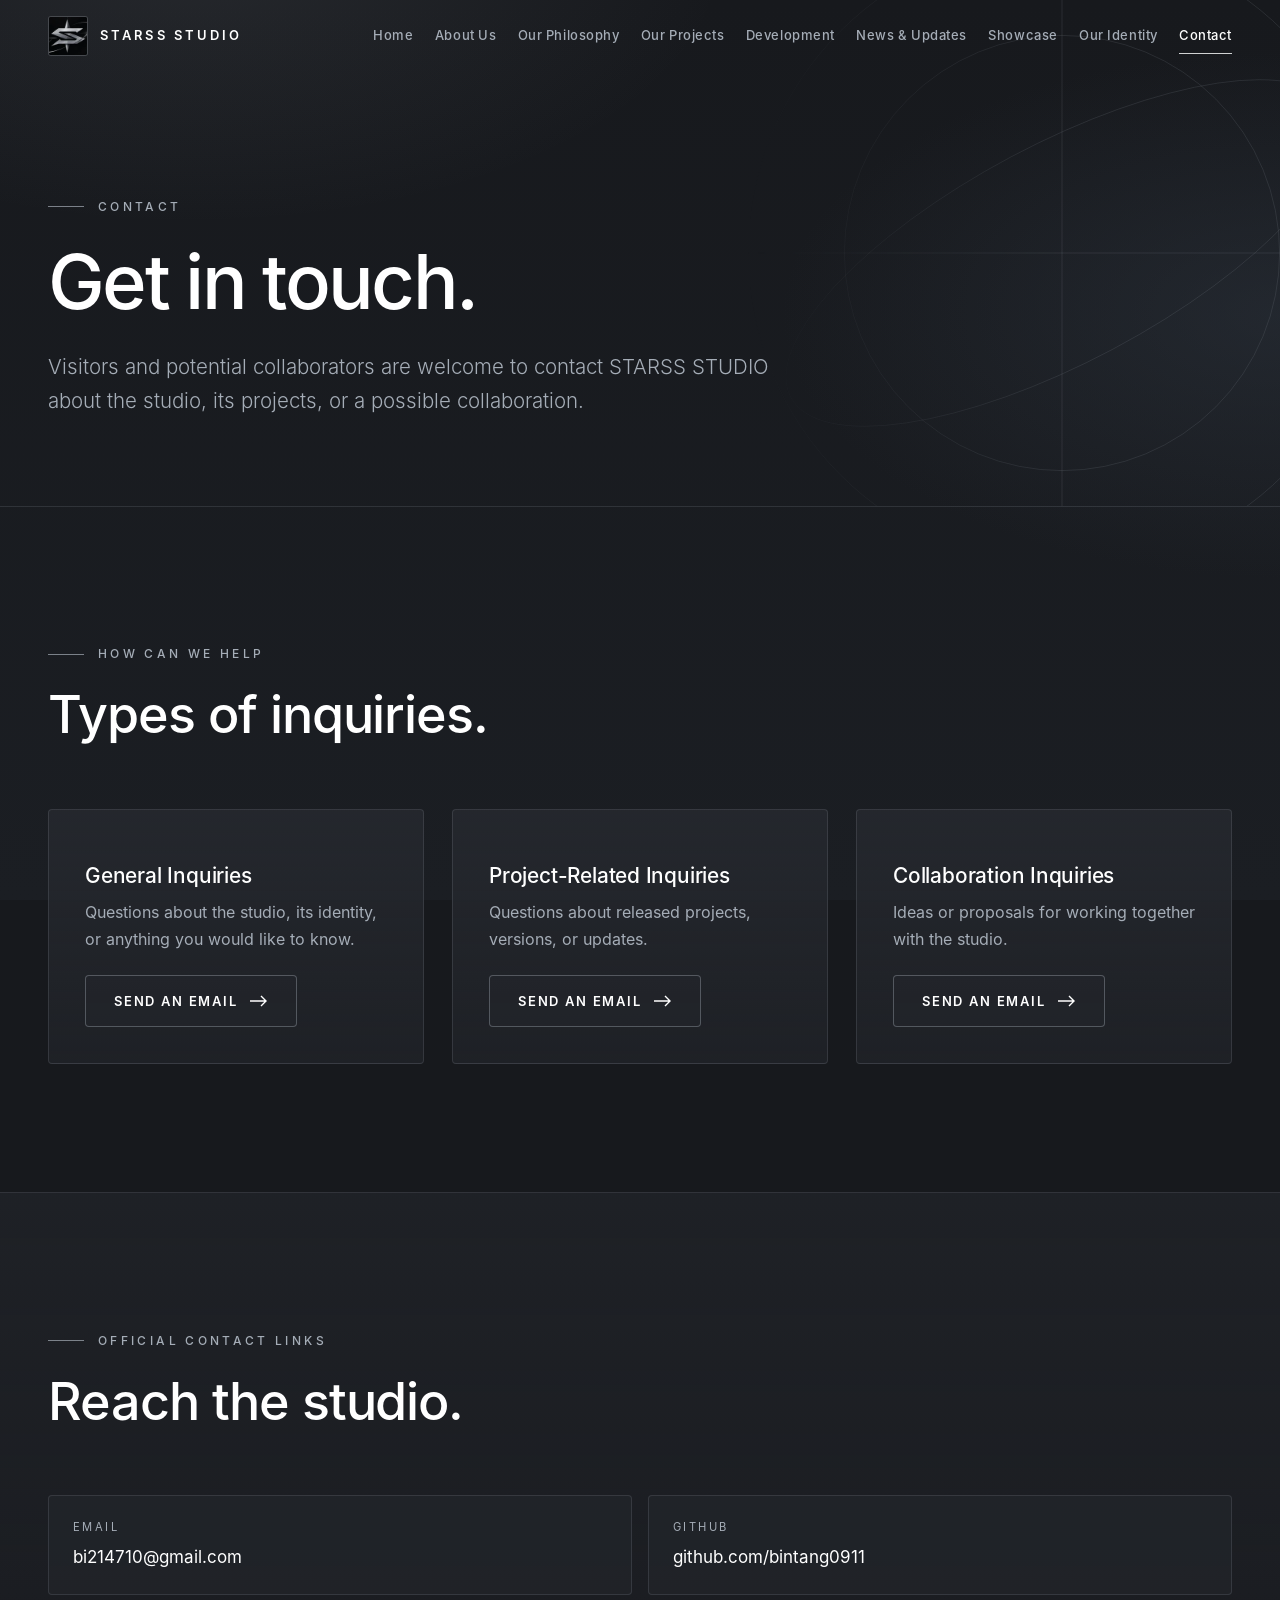
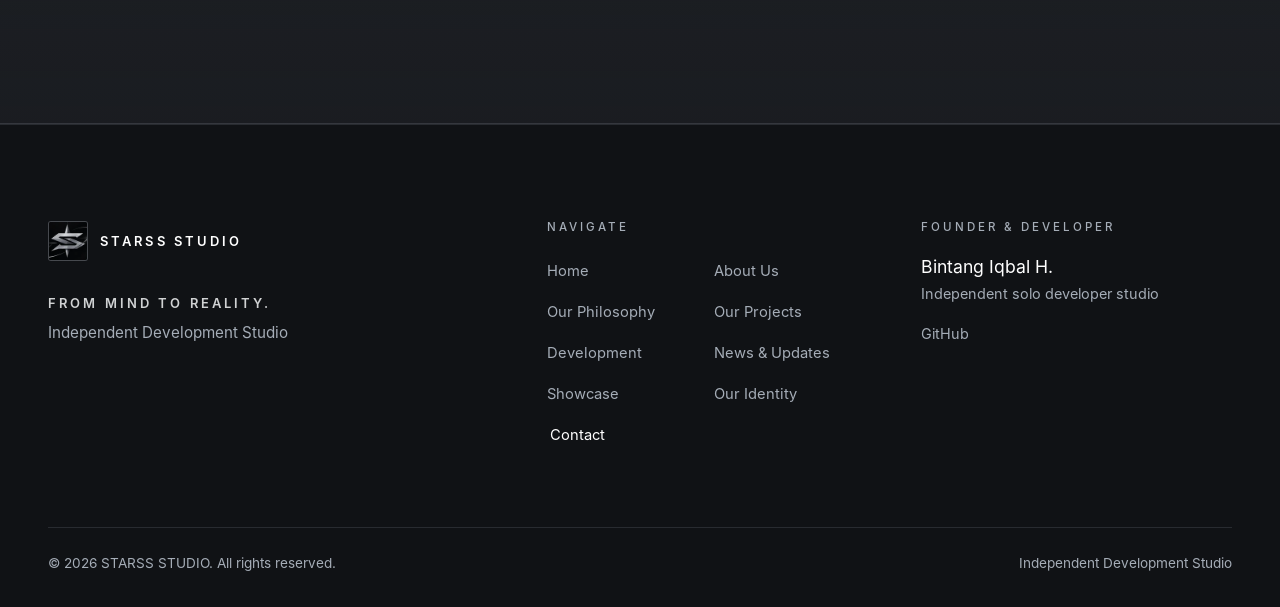
<file: contact.html>
<!DOCTYPE html>
<html lang="en">
<head>
  <meta charset="utf-8">
  <meta name="viewport" content="width=device-width, initial-scale=1, viewport-fit=cover">
  <meta name="theme-color" content="#17191D">
  <meta name="color-scheme" content="dark">
  <title>Contact | STARSS STUDIO</title>
  <meta name="description" content="Contact STARSS STUDIO for general, project-related, or collaboration inquiries. Official contact details are published here when available.">
  <!-- SEO: replace bintang0911 / starss-studio-website (or your custom domain) — see README.md -->
  <link rel="canonical" href="https://bintang0911.github.io/starss-studio-website/contact.html">
  <meta property="og:type" content="website">
  <meta property="og:site_name" content="STARSS STUDIO">
  <meta property="og:title" content="Contact | STARSS STUDIO">
  <meta property="og:description" content="Contact STARSS STUDIO for general, project-related, or collaboration inquiries. Official contact details are published here when available.">
  <meta property="og:url" content="https://bintang0911.github.io/starss-studio-website/contact.html">
  <meta property="og:image" content="https://bintang0911.github.io/starss-studio-website/assets/images/logo.png">
  <meta property="og:image:alt" content="STARSS STUDIO official logo">
  <meta name="twitter:card" content="summary">
  <link rel="icon" type="image/png" sizes="512x512" href="assets/images/favicon.png">
  <link rel="apple-touch-icon" href="assets/images/apple-touch-icon.png">
  <link rel="preload" href="assets/fonts/inter-regular.woff" as="font" type="font/woff" crossorigin>
  <link rel="stylesheet" href="assets/css/style.css">
  <script>document.documentElement.classList.add("js");</script>
  <script src="assets/data/site-config.js" defer></script>
  <script src="assets/js/main.js" defer></script>
</head>
<body>
<a class="skip-link" href="#main">Skip to main content</a>
<header class="site-header">
  <div class="container">
    <a class="brand" href="index.html" aria-label="STARSS STUDIO — Home">
      <span class="brand-mark"><picture><source srcset="assets/images/emblem.webp 1x, assets/images/emblem-2x.webp 2x" type="image/webp"><img src="assets/images/emblem.png" width="40" height="40" alt=""></picture></span>
      <span class="brand-name">STARSS STUDIO</span>
    </a>
    <button class="nav-toggle" type="button" aria-expanded="false" aria-controls="site-nav" aria-label="Open menu"><span></span><span></span><span></span></button>
    <nav class="nav" id="site-nav" aria-label="Main navigation">
        <ul class="nav-list">
          <li><a class="nav-link" href="index.html">Home</a></li>
          <li><a class="nav-link" href="about.html">About Us</a></li>
          <li><a class="nav-link" href="philosophy.html">Our Philosophy</a></li>
          <li><a class="nav-link" href="projects.html">Our Projects</a></li>
          <li><a class="nav-link" href="development.html">Development</a></li>
          <li><a class="nav-link" href="news.html">News &amp; Updates</a></li>
          <li><a class="nav-link" href="showcase.html">Showcase</a></li>
          <li><a class="nav-link" href="identity.html">Our Identity</a></li>
          <li><a class="nav-link" href="contact.html" aria-current="page">Contact</a></li>
        </ul>
    </nav>
  </div>
</header>
<main id="main">
  <section class="page-hero">
    <div class="orbit-deco" aria-hidden="true"><svg viewBox="0 0 100 100"><circle cx="50" cy="50" r="49"/><circle cx="50" cy="50" r="34"/><g transform="rotate(-28 50 50)"><ellipse cx="50" cy="50" rx="48" ry="17"/></g><line x1="50" y1="0" x2="50" y2="100"/><line x1="0" y1="50" x2="100" y2="50"/></svg></div>
    <div class="container">
      <p class="eyebrow" data-enter style="--i:0">Contact</p>
      <h1 data-enter style="--i:1">Get in touch.</h1>
      <p class="lead" data-enter style="--i:2">Visitors and potential collaborators are welcome to contact STARSS STUDIO about the studio, its projects, or a possible collaboration.</p>
    </div>
  </section>

  <section class="section" aria-labelledby="types-h">
    <div class="container">
      <div class="section-head reveal ">
      <p class="eyebrow">How Can We Help</p>
      <h2 id="types-h">Types of inquiries.</h2>
    </div>
      <div class="grid grid--3" data-stagger>
        <article class="card inquiry" data-inquiry="General Inquiry"><h3>General Inquiries</h3><p>Questions about the studio, its identity, or anything you would like to know.</p></article>
        <article class="card inquiry" data-inquiry="Project Inquiry"><h3>Project-Related Inquiries</h3><p>Questions about released projects, versions, or updates.</p></article>
        <article class="card inquiry" data-inquiry="Collaboration Inquiry"><h3>Collaboration Inquiries</h3><p>Ideas or proposals for working together with the studio.</p></article>
      </div>
    </div>
  </section>

  <section class="section section--alt" aria-labelledby="links-h">
    <div class="container">
      <div class="section-head reveal ">
      <p class="eyebrow">Official Contact Links</p>
      <h2 id="links-h">Reach the studio.</h2>
    </div>
      <div data-contact-available hidden><div class="contact-links" data-contact-grid></div></div>
      <div class="empty reveal" data-contact-none>
        <svg class="empty-icon" viewBox="0 0 76 76" aria-hidden="true"><circle cx="38" cy="38" r="36"/><g class="spin"><ellipse cx="38" cy="38" rx="36" ry="13" transform="rotate(-28 38 38)"/></g><path d="M38 18l4 16 16 4-16 4-4 16-4-16-16-4 16-4z"/></svg>
        <h3>Contact details are coming soon</h3>
        <p>Direct contact details will be published here when they become available. This website does not use a contact form.</p>
      </div>
    </div>
  </section>
</main>
<footer class="site-footer">
  <div class="container">
    <div class="footer-grid">
      <div>
        <a class="brand" href="index.html" aria-label="STARSS STUDIO — Home">
          <span class="brand-mark"><picture><source srcset="assets/images/emblem.webp 1x, assets/images/emblem-2x.webp 2x" type="image/webp"><img src="assets/images/emblem.png" width="40" height="40" alt="" loading="lazy"></picture></span>
          <span class="brand-name">STARSS STUDIO</span>
        </a>
        <p class="footer-slogan">FROM MIND TO REALITY.</p>
        <p class="footer-sub">Independent Development Studio</p>
      </div>
      <nav aria-label="Footer navigation">
        <h2 class="footer-title">Navigate</h2>
        <div class="footer-links">
          <a href="index.html">Home</a>
          <a href="about.html">About Us</a>
          <a href="philosophy.html">Our Philosophy</a>
          <a href="projects.html">Our Projects</a>
          <a href="development.html">Development</a>
          <a href="news.html">News &amp; Updates</a>
          <a href="showcase.html">Showcase</a>
          <a href="identity.html">Our Identity</a>
          <a href="contact.html" aria-current="page">Contact</a>
        </div>
      </nav>
      <div class="footer-founder">
        <h2 class="footer-title">Founder &amp; Developer</h2>
        <p class="name">Bintang Iqbal H.</p>
        <p class="role">Independent solo developer studio</p>
        <div class="footer-social" data-footer-social hidden aria-label="Official links"></div>
      </div>
    </div>
    <div class="footer-bottom">
      <span>&copy; <span data-year>2026</span> STARSS STUDIO. All rights reserved.</span>
      <span>Independent Development Studio</span>
    </div>
  </div>
</footer>
</body>
</html>
</file>
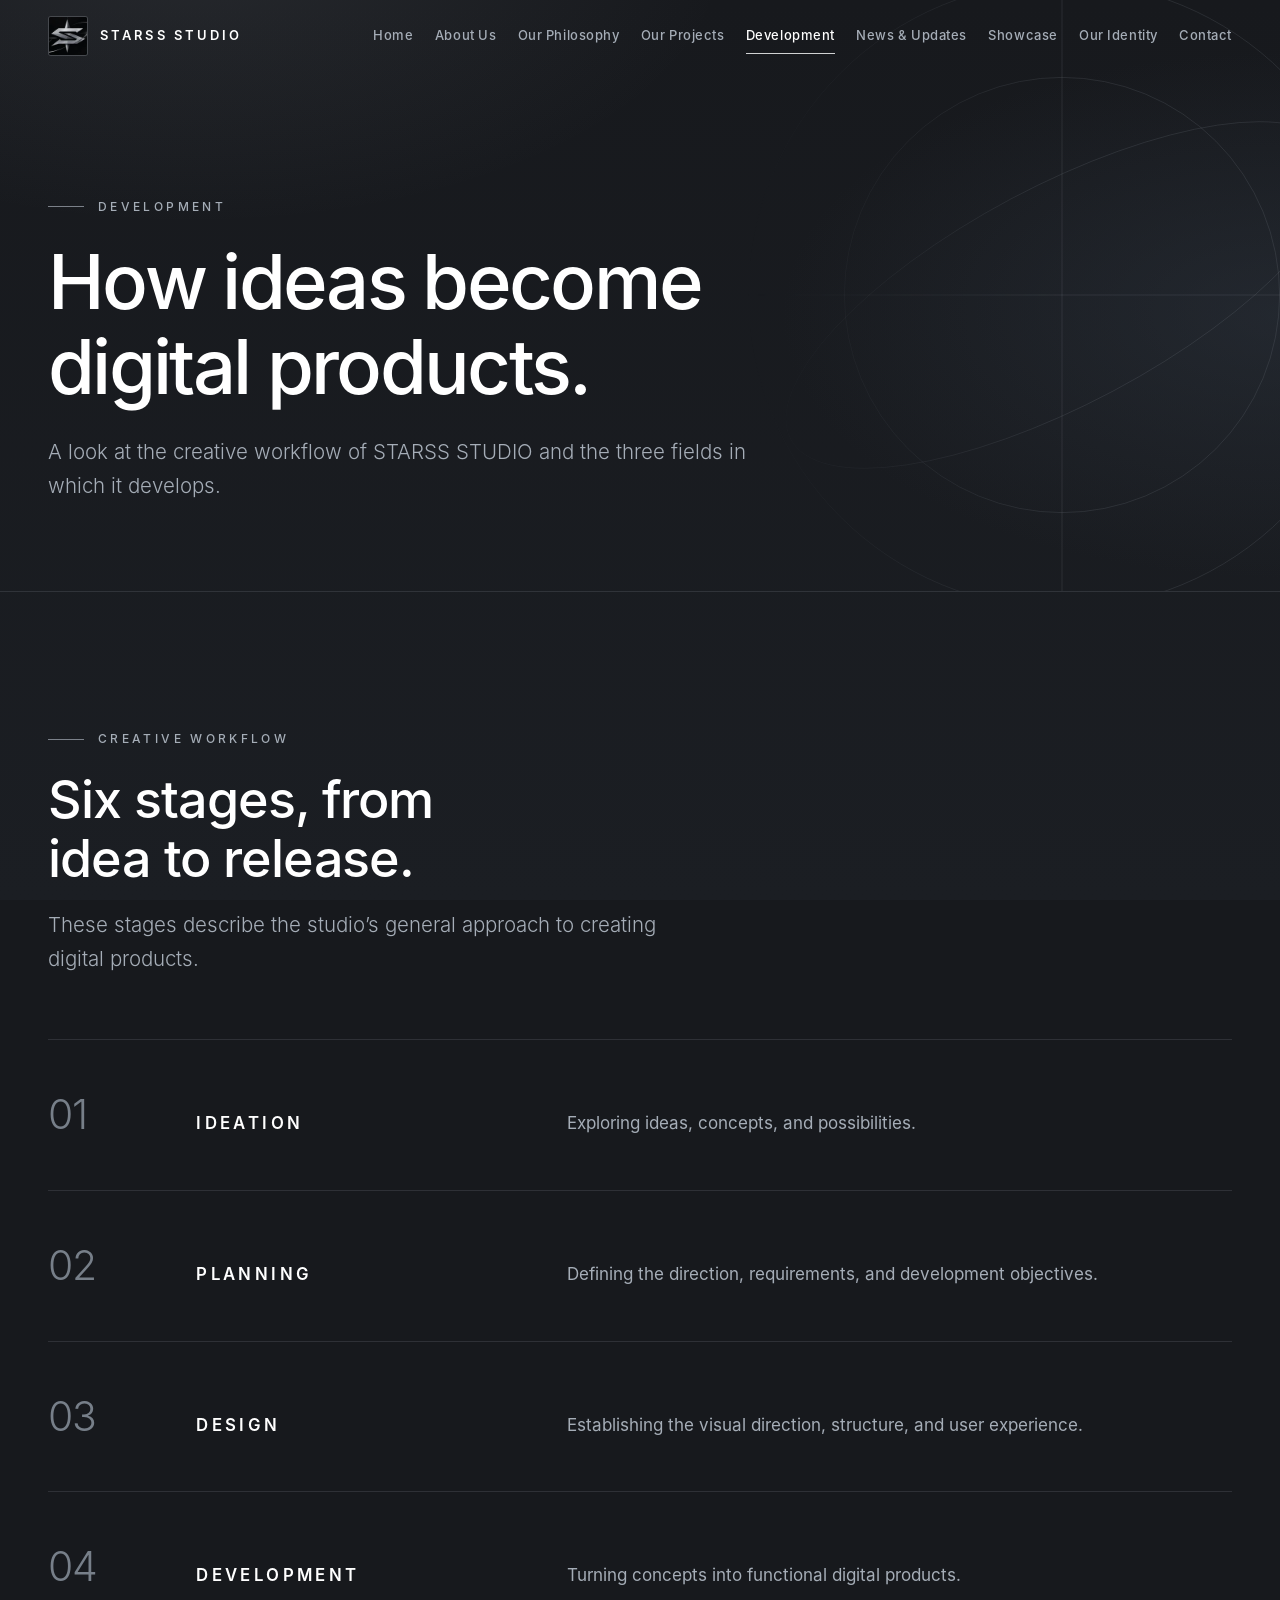
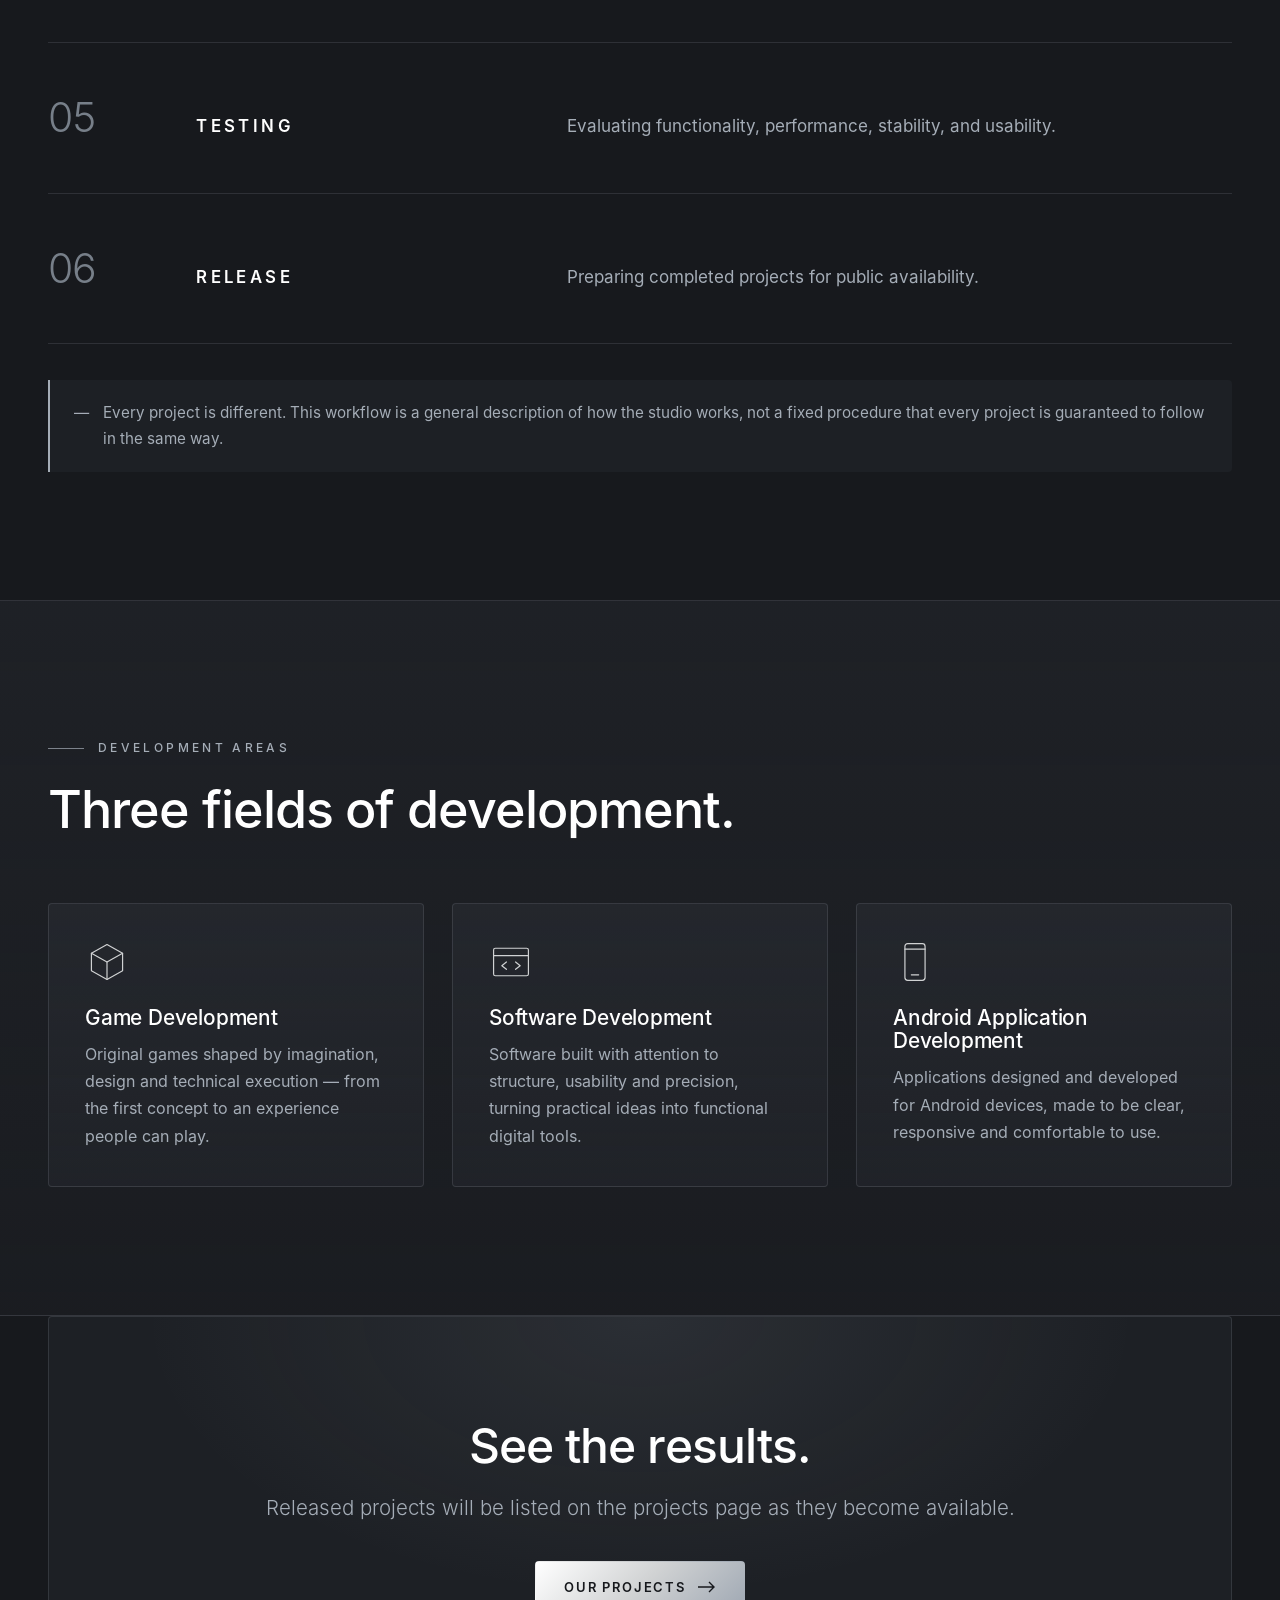
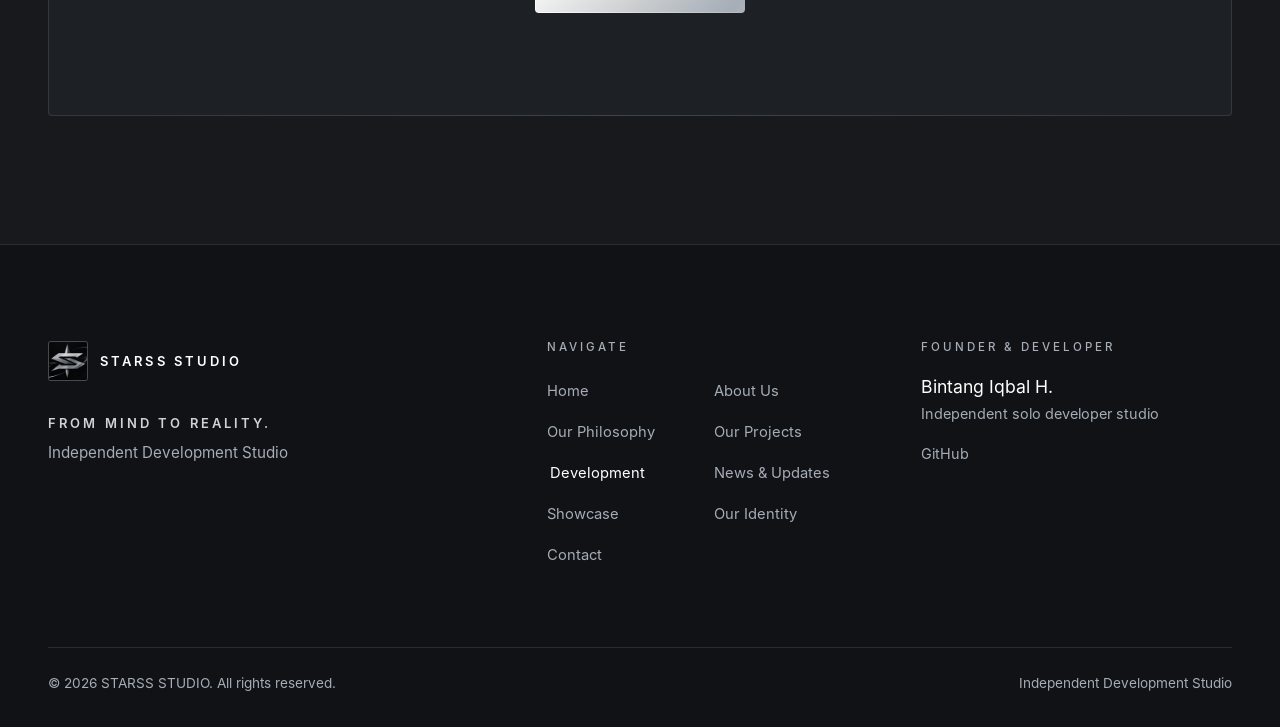
<file: development.html>
<!DOCTYPE html>
<html lang="en">
<head>
  <meta charset="utf-8">
  <meta name="viewport" content="width=device-width, initial-scale=1, viewport-fit=cover">
  <meta name="theme-color" content="#17191D">
  <meta name="color-scheme" content="dark">
  <title>Development | STARSS STUDIO</title>
  <meta name="description" content="Explore the development approach of STARSS STUDIO: ideation, planning, design, development, testing and release across games, software and Android applications.">
  <!-- SEO: replace bintang0911 / starss-studio-website (or your custom domain) — see README.md -->
  <link rel="canonical" href="https://bintang0911.github.io/starss-studio-website/development.html">
  <meta property="og:type" content="website">
  <meta property="og:site_name" content="STARSS STUDIO">
  <meta property="og:title" content="Development | STARSS STUDIO">
  <meta property="og:description" content="Explore the development approach of STARSS STUDIO: ideation, planning, design, development, testing and release across games, software and Android applications.">
  <meta property="og:url" content="https://bintang0911.github.io/starss-studio-website/development.html">
  <meta property="og:image" content="https://bintang0911.github.io/starss-studio-website/assets/images/logo.png">
  <meta property="og:image:alt" content="STARSS STUDIO official logo">
  <meta name="twitter:card" content="summary">
  <link rel="icon" type="image/png" sizes="512x512" href="assets/images/favicon.png">
  <link rel="apple-touch-icon" href="assets/images/apple-touch-icon.png">
  <link rel="preload" href="assets/fonts/inter-regular.woff" as="font" type="font/woff" crossorigin>
  <link rel="stylesheet" href="assets/css/style.css">
  <script>document.documentElement.classList.add("js");</script>
  <script src="assets/data/site-config.js" defer></script>
  <script src="assets/js/main.js" defer></script>
</head>
<body>
<a class="skip-link" href="#main">Skip to main content</a>
<header class="site-header">
  <div class="container">
    <a class="brand" href="index.html" aria-label="STARSS STUDIO — Home">
      <span class="brand-mark"><picture><source srcset="assets/images/emblem.webp 1x, assets/images/emblem-2x.webp 2x" type="image/webp"><img src="assets/images/emblem.png" width="40" height="40" alt=""></picture></span>
      <span class="brand-name">STARSS STUDIO</span>
    </a>
    <button class="nav-toggle" type="button" aria-expanded="false" aria-controls="site-nav" aria-label="Open menu"><span></span><span></span><span></span></button>
    <nav class="nav" id="site-nav" aria-label="Main navigation">
        <ul class="nav-list">
          <li><a class="nav-link" href="index.html">Home</a></li>
          <li><a class="nav-link" href="about.html">About Us</a></li>
          <li><a class="nav-link" href="philosophy.html">Our Philosophy</a></li>
          <li><a class="nav-link" href="projects.html">Our Projects</a></li>
          <li><a class="nav-link" href="development.html" aria-current="page">Development</a></li>
          <li><a class="nav-link" href="news.html">News &amp; Updates</a></li>
          <li><a class="nav-link" href="showcase.html">Showcase</a></li>
          <li><a class="nav-link" href="identity.html">Our Identity</a></li>
          <li><a class="nav-link" href="contact.html">Contact</a></li>
        </ul>
    </nav>
  </div>
</header>
<main id="main">
  <section class="page-hero">
    <div class="orbit-deco" aria-hidden="true"><svg viewBox="0 0 100 100"><circle cx="50" cy="50" r="49"/><circle cx="50" cy="50" r="34"/><g transform="rotate(-28 50 50)"><ellipse cx="50" cy="50" rx="48" ry="17"/></g><line x1="50" y1="0" x2="50" y2="100"/><line x1="0" y1="50" x2="100" y2="50"/></svg></div>
    <div class="container">
      <p class="eyebrow" data-enter style="--i:0">Development</p>
      <h1 data-enter style="--i:1">How ideas become digital products.</h1>
      <p class="lead" data-enter style="--i:2">A look at the creative workflow of STARSS STUDIO and the three fields in which it develops.</p>
    </div>
  </section>

  <section class="section" aria-labelledby="workflow">
    <div class="container">
      <div class="section-head reveal ">
      <p class="eyebrow">Creative Workflow</p>
      <h2 id="workflow">Six stages, from idea to release.</h2>
      <p class="lead">These stages describe the studio&rsquo;s general approach to creating digital products.</p>
    </div>
      <ol class="process">
        <li class="process-row reveal"><span class="n">01</span><h3>Ideation</h3><p>Exploring ideas, concepts, and possibilities.</p></li>
        <li class="process-row reveal"><span class="n">02</span><h3>Planning</h3><p>Defining the direction, requirements, and development objectives.</p></li>
        <li class="process-row reveal"><span class="n">03</span><h3>Design</h3><p>Establishing the visual direction, structure, and user experience.</p></li>
        <li class="process-row reveal"><span class="n">04</span><h3>Development</h3><p>Turning concepts into functional digital products.</p></li>
        <li class="process-row reveal"><span class="n">05</span><h3>Testing</h3><p>Evaluating functionality, performance, stability, and usability.</p></li>
        <li class="process-row reveal"><span class="n">06</span><h3>Release</h3><p>Preparing completed projects for public availability.</p></li>
      </ol>
      <p class="note reveal" style="margin-top:36px"><span aria-hidden="true">&mdash;</span><span>Every project is different. This workflow is a general description of how the studio works, not a fixed procedure that every project is guaranteed to follow in the same way.</span></p>
    </div>
  </section>

  <section class="section section--alt" aria-labelledby="areas">
    <div class="container">
      <div class="section-head reveal ">
      <p class="eyebrow">Development Areas</p>
      <h2 id="areas">Three fields of development.</h2>
    </div>
      <div class="grid grid--3" data-stagger>
        <article class="card">
          <svg class="icon" viewBox="0 0 48 48" aria-hidden="true"><path d="M24 5 41 14.5v19L24 43 7 33.5v-19z"/><path d="M7 14.5 24 24l17-9.5"/><path d="M24 24v19"/></svg>
          <h3>Game Development</h3>
          <p>Original games shaped by imagination, design and technical execution — from the first concept to an experience people can play.</p>
        </article>
        <article class="card">
          <svg class="icon" viewBox="0 0 48 48" aria-hidden="true"><rect x="5" y="9" width="38" height="30" rx="2"/><path d="M5 17h38"/><path d="m19 24-5 4 5 4M29 24l5 4-5 4"/></svg>
          <h3>Software Development</h3>
          <p>Software built with attention to structure, usability and precision, turning practical ideas into functional digital tools.</p>
        </article>
        <article class="card">
          <svg class="icon" viewBox="0 0 48 48" aria-hidden="true"><rect x="13" y="4" width="22" height="40" rx="3"/><path d="M13 10h22M20 38h8"/></svg>
          <h3>Android Application Development</h3>
          <p>Applications designed and developed for Android devices, made to be clear, responsive and comfortable to use.</p>
        </article>
      </div>
    </div>
  </section>

  <section class="section" style="padding-top:0">
    <div class="container">
      <div class="cta-band reveal">
        <h2>See the results.</h2>
        <p class="lead">Released projects will be listed on the projects page as they become available.</p>
        <div class="btn-row"><a class="btn btn--primary" href="projects.html">Our Projects <svg class="arrow" width="18" height="12" viewBox="0 0 18 12" fill="none" stroke="currentColor" stroke-width="1.4" aria-hidden="true"><path d="M0 6h16M11 1l5 5-5 5"/></svg></a></div>
      </div>
    </div>
  </section>
</main>
<footer class="site-footer">
  <div class="container">
    <div class="footer-grid">
      <div>
        <a class="brand" href="index.html" aria-label="STARSS STUDIO — Home">
          <span class="brand-mark"><picture><source srcset="assets/images/emblem.webp 1x, assets/images/emblem-2x.webp 2x" type="image/webp"><img src="assets/images/emblem.png" width="40" height="40" alt="" loading="lazy"></picture></span>
          <span class="brand-name">STARSS STUDIO</span>
        </a>
        <p class="footer-slogan">FROM MIND TO REALITY.</p>
        <p class="footer-sub">Independent Development Studio</p>
      </div>
      <nav aria-label="Footer navigation">
        <h2 class="footer-title">Navigate</h2>
        <div class="footer-links">
          <a href="index.html">Home</a>
          <a href="about.html">About Us</a>
          <a href="philosophy.html">Our Philosophy</a>
          <a href="projects.html">Our Projects</a>
          <a href="development.html" aria-current="page">Development</a>
          <a href="news.html">News &amp; Updates</a>
          <a href="showcase.html">Showcase</a>
          <a href="identity.html">Our Identity</a>
          <a href="contact.html">Contact</a>
        </div>
      </nav>
      <div class="footer-founder">
        <h2 class="footer-title">Founder &amp; Developer</h2>
        <p class="name">Bintang Iqbal H.</p>
        <p class="role">Independent solo developer studio</p>
        <div class="footer-social" data-footer-social hidden aria-label="Official links"></div>
      </div>
    </div>
    <div class="footer-bottom">
      <span>&copy; <span data-year>2026</span> STARSS STUDIO. All rights reserved.</span>
      <span>Independent Development Studio</span>
    </div>
  </div>
</footer>
</body>
</html>
</file>
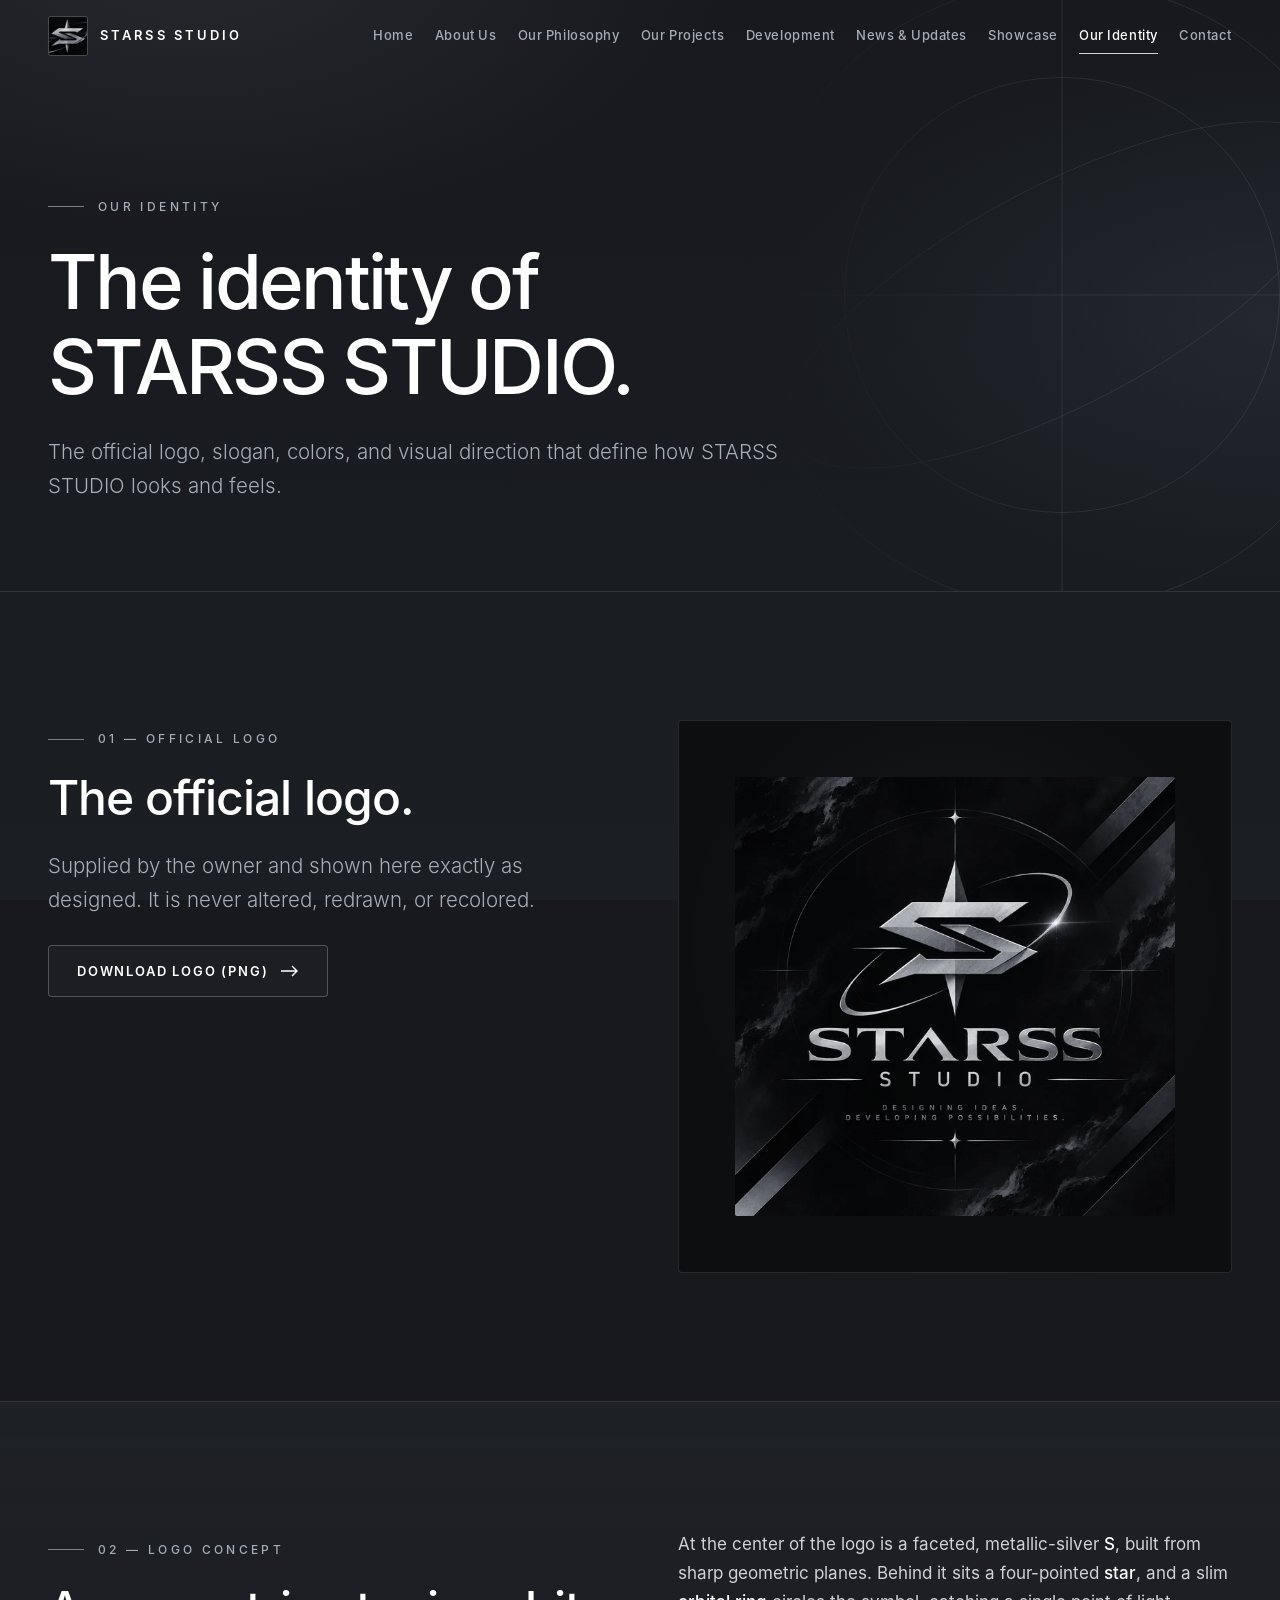
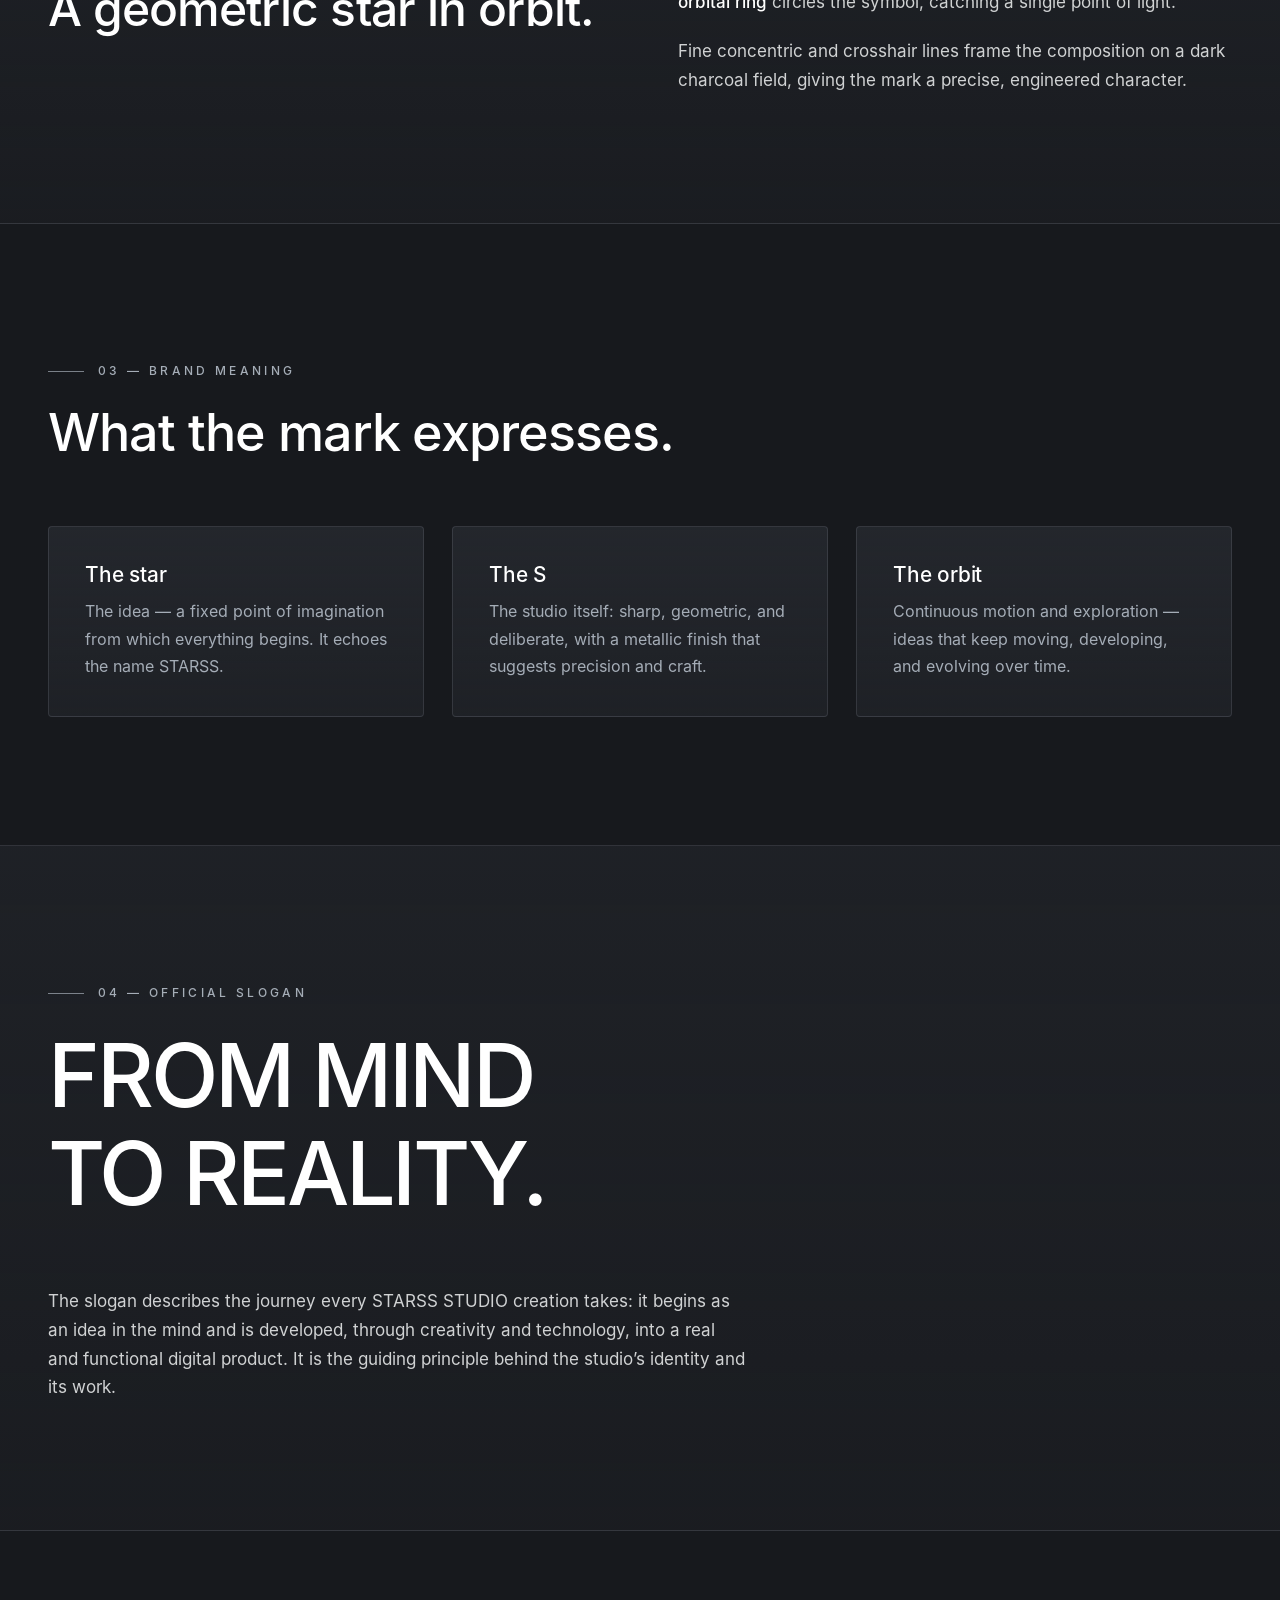
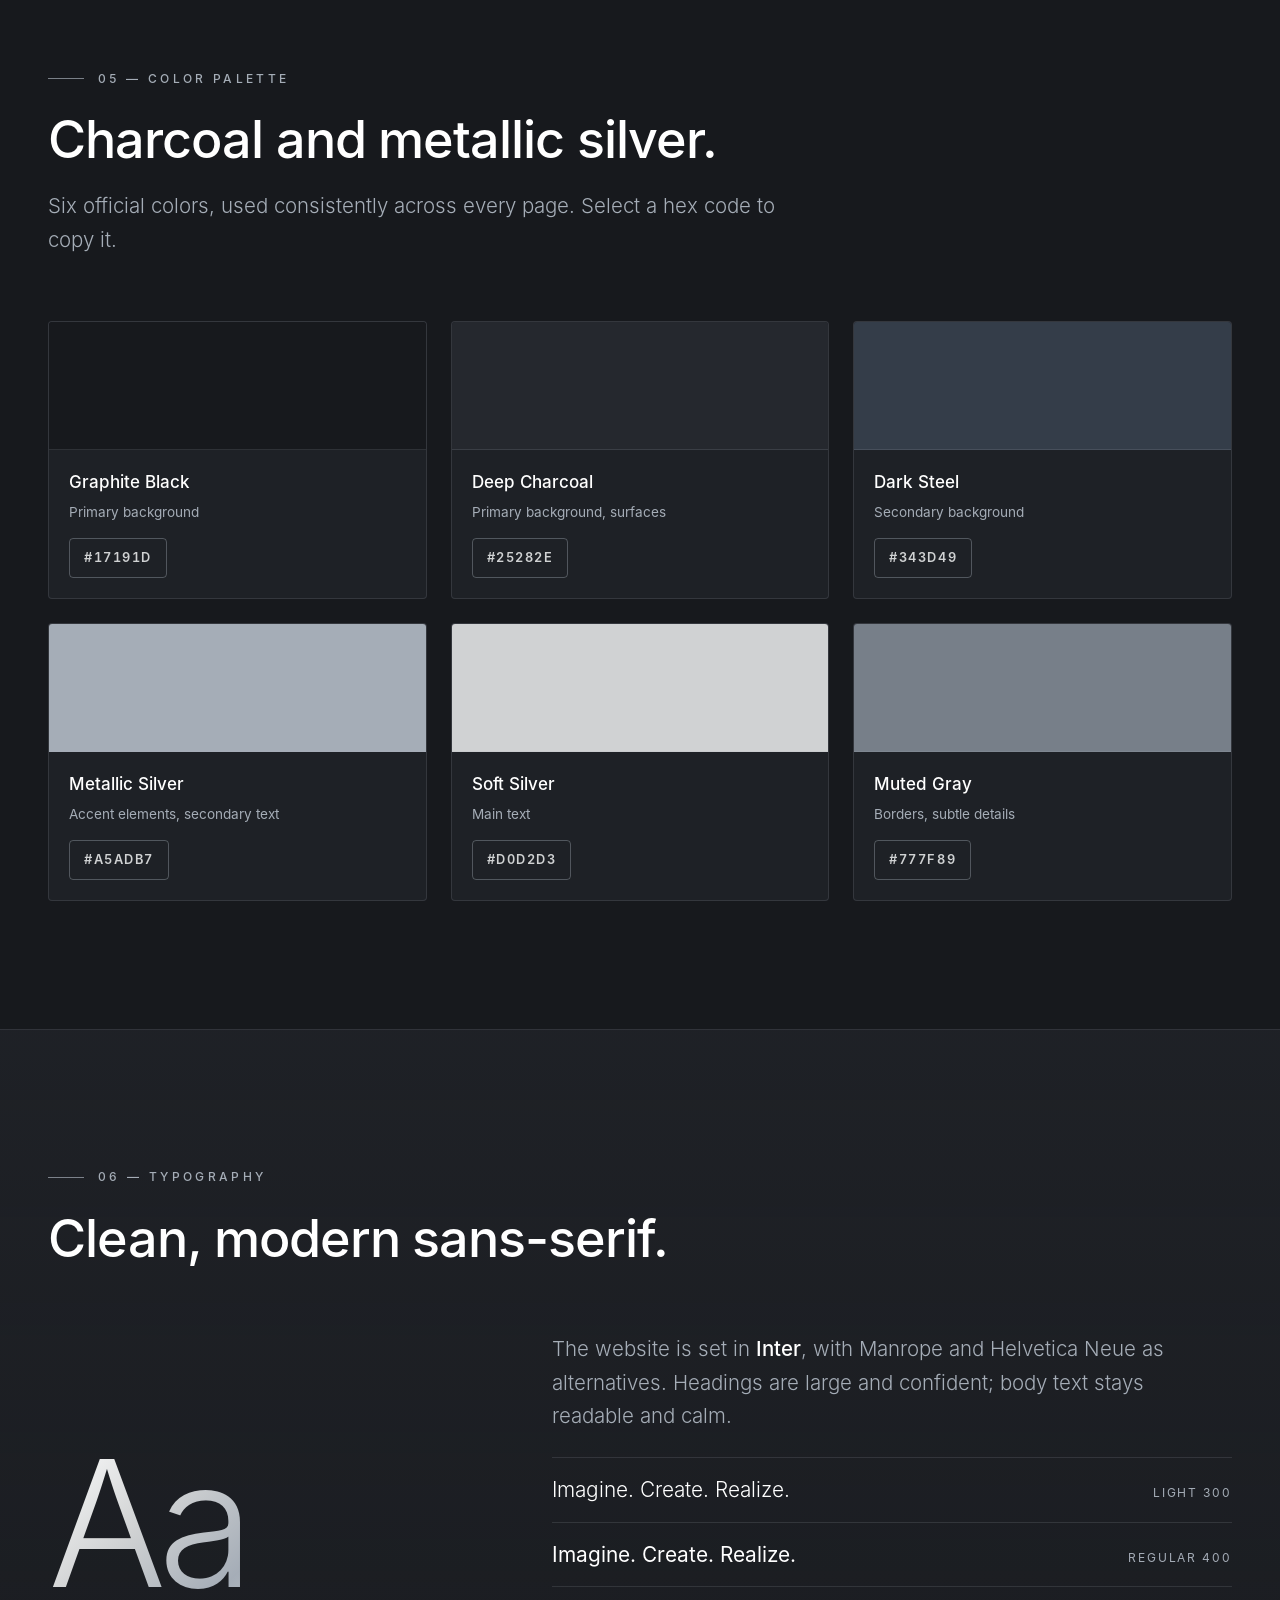
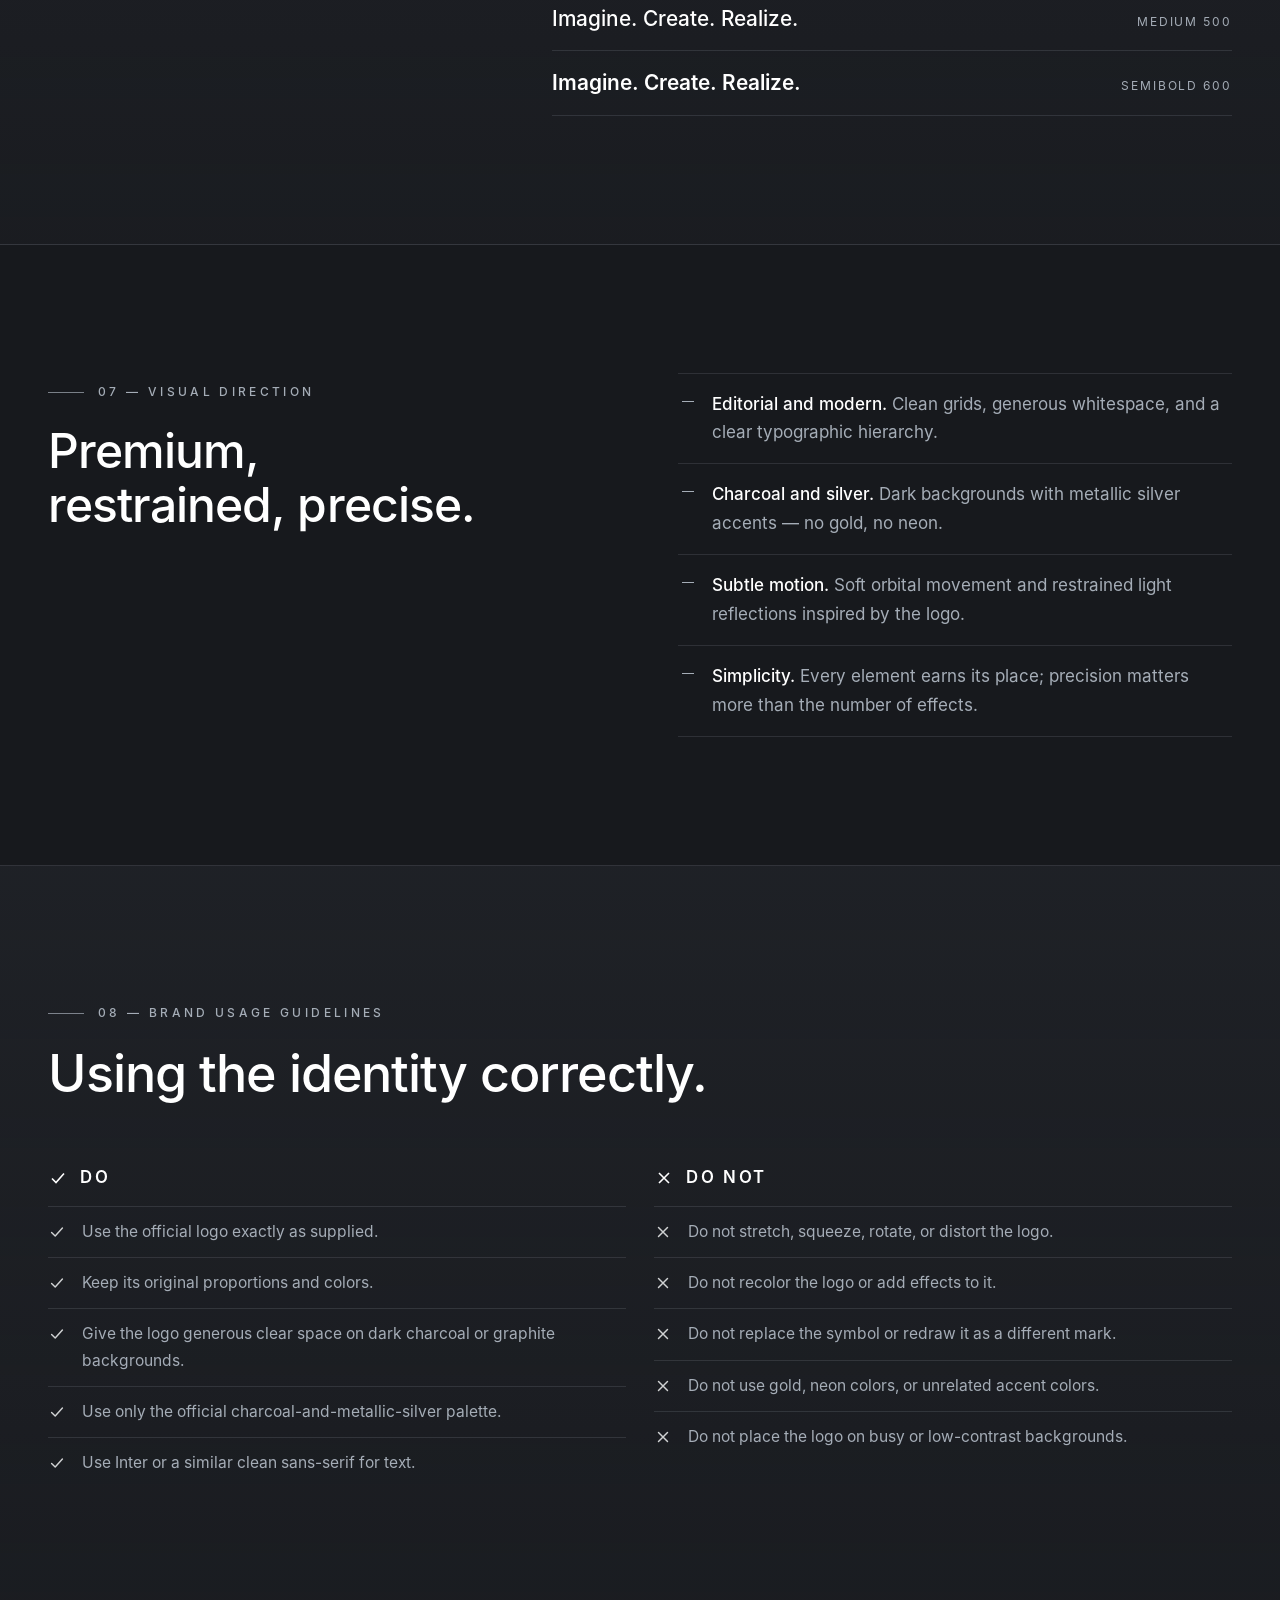
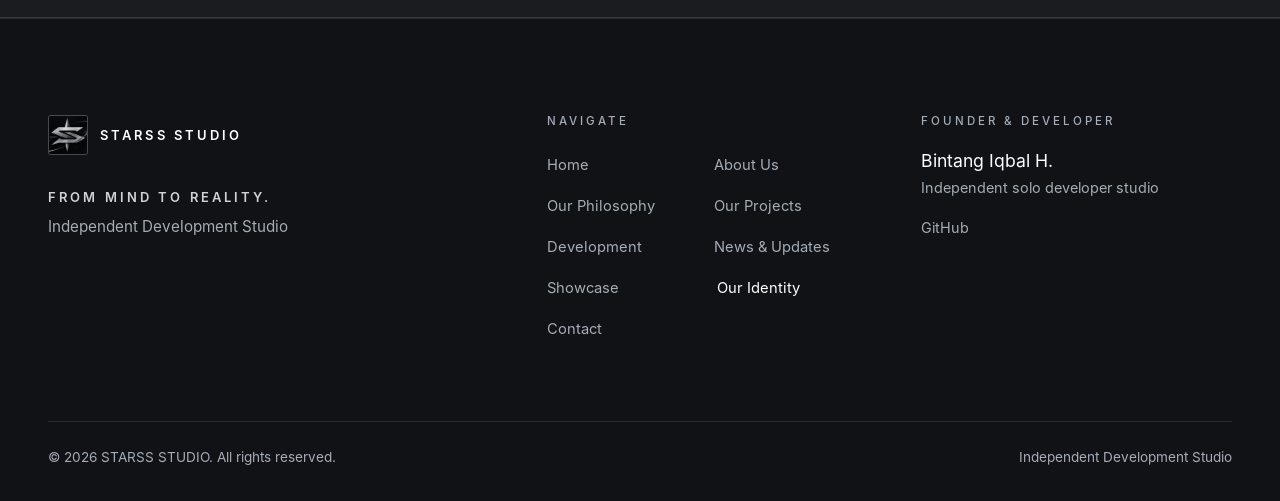
<file: identity.html>
<!DOCTYPE html>
<html lang="en">
<head>
  <meta charset="utf-8">
  <meta name="viewport" content="width=device-width, initial-scale=1, viewport-fit=cover">
  <meta name="theme-color" content="#17191D">
  <meta name="color-scheme" content="dark">
  <title>Our Identity | STARSS STUDIO</title>
  <meta name="description" content="The official STARSS STUDIO brand identity: logo, concept, slogan FROM MIND TO REALITY., color palette, typography, visual direction and usage guidelines.">
  <!-- SEO: replace bintang0911 / starss-studio-website (or your custom domain) — see README.md -->
  <link rel="canonical" href="https://bintang0911.github.io/starss-studio-website/identity.html">
  <meta property="og:type" content="website">
  <meta property="og:site_name" content="STARSS STUDIO">
  <meta property="og:title" content="Our Identity | STARSS STUDIO">
  <meta property="og:description" content="The official STARSS STUDIO brand identity: logo, concept, slogan FROM MIND TO REALITY., color palette, typography, visual direction and usage guidelines.">
  <meta property="og:url" content="https://bintang0911.github.io/starss-studio-website/identity.html">
  <meta property="og:image" content="https://bintang0911.github.io/starss-studio-website/assets/images/logo.png">
  <meta property="og:image:alt" content="STARSS STUDIO official logo">
  <meta name="twitter:card" content="summary">
  <link rel="icon" type="image/png" sizes="512x512" href="assets/images/favicon.png">
  <link rel="apple-touch-icon" href="assets/images/apple-touch-icon.png">
  <link rel="preload" href="assets/fonts/inter-regular.woff" as="font" type="font/woff" crossorigin>
  <link rel="stylesheet" href="assets/css/style.css">
  <script>document.documentElement.classList.add("js");</script>
  <script src="assets/data/site-config.js" defer></script>
  <script src="assets/js/main.js" defer></script>
</head>
<body>
<a class="skip-link" href="#main">Skip to main content</a>
<header class="site-header">
  <div class="container">
    <a class="brand" href="index.html" aria-label="STARSS STUDIO — Home">
      <span class="brand-mark"><picture><source srcset="assets/images/emblem.webp 1x, assets/images/emblem-2x.webp 2x" type="image/webp"><img src="assets/images/emblem.png" width="40" height="40" alt=""></picture></span>
      <span class="brand-name">STARSS STUDIO</span>
    </a>
    <button class="nav-toggle" type="button" aria-expanded="false" aria-controls="site-nav" aria-label="Open menu"><span></span><span></span><span></span></button>
    <nav class="nav" id="site-nav" aria-label="Main navigation">
        <ul class="nav-list">
          <li><a class="nav-link" href="index.html">Home</a></li>
          <li><a class="nav-link" href="about.html">About Us</a></li>
          <li><a class="nav-link" href="philosophy.html">Our Philosophy</a></li>
          <li><a class="nav-link" href="projects.html">Our Projects</a></li>
          <li><a class="nav-link" href="development.html">Development</a></li>
          <li><a class="nav-link" href="news.html">News &amp; Updates</a></li>
          <li><a class="nav-link" href="showcase.html">Showcase</a></li>
          <li><a class="nav-link" href="identity.html" aria-current="page">Our Identity</a></li>
          <li><a class="nav-link" href="contact.html">Contact</a></li>
        </ul>
    </nav>
  </div>
</header>
<main id="main">
  <section class="page-hero">
    <div class="orbit-deco" aria-hidden="true"><svg viewBox="0 0 100 100"><circle cx="50" cy="50" r="49"/><circle cx="50" cy="50" r="34"/><g transform="rotate(-28 50 50)"><ellipse cx="50" cy="50" rx="48" ry="17"/></g><line x1="50" y1="0" x2="50" y2="100"/><line x1="0" y1="50" x2="100" y2="50"/></svg></div>
    <div class="container">
      <p class="eyebrow" data-enter style="--i:0">Our Identity</p>
      <h1 data-enter style="--i:1">The identity of STARSS STUDIO.</h1>
      <p class="lead" data-enter style="--i:2">The official logo, slogan, colors, and visual direction that define how STARSS STUDIO looks and feels.</p>
    </div>
  </section>

  <section class="section" id="logo" aria-labelledby="logo-h">
    <div class="container split">
      <div class="reveal">
        <p class="eyebrow">01 &mdash; Official Logo</p>
        <h2 id="logo-h" style="font-size:clamp(2rem,4vw,3rem);margin-bottom:24px">The official logo.</h2>
        <p class="lead" style="margin-bottom:28px">Supplied by the owner and shown here exactly as designed. It is never altered, redrawn, or recolored.</p>
        <a class="btn btn--ghost" href="assets/images/logo.png" download="starss-studio-logo.png">Download logo (PNG) <svg class="arrow" width="18" height="12" viewBox="0 0 18 12" fill="none" stroke="currentColor" stroke-width="1.4" aria-hidden="true"><path d="M0 6h16M11 1l5 5-5 5"/></svg></a>
      </div>
      <div class="logo-stage reveal" style="--i:1">
        <picture><source type="image/webp" srcset="assets/images/logo-640.webp 640w, assets/images/logo.webp 1254w" sizes="(max-width: 860px) 90vw, 560px"><img src="assets/images/logo.png" width="1254" height="1254" alt="STARSS STUDIO official logo with the tagline Designing Ideas. Developing Possibilities." loading="lazy"></picture>
      </div>
    </div>
  </section>

  <section class="section section--alt" id="concept" aria-labelledby="concept-h">
    <div class="container split">
      <div class="reveal"><p class="eyebrow">02 &mdash; Logo Concept</p><h2 id="concept-h" style="font-size:clamp(2rem,4vw,3rem)">A geometric star in orbit.</h2></div>
      <div class="prose reveal" style="--i:1">
        <p>At the center of the logo is a faceted, metallic-silver <strong>S</strong>, built from sharp geometric planes. Behind it sits a four-pointed <strong>star</strong>, and a slim <strong>orbital ring</strong> circles the symbol, catching a single point of light.</p>
        <p>Fine concentric and crosshair lines frame the composition on a dark charcoal field, giving the mark a precise, engineered character.</p>
      </div>
    </div>
  </section>

  <section class="section" id="meaning" aria-labelledby="meaning-h">
    <div class="container">
      <div class="section-head reveal ">
      <p class="eyebrow">03 &mdash; Brand Meaning</p>
      <h2 id="meaning-h">What the mark expresses.</h2>
    </div>
      <div class="grid grid--3" data-stagger>
        <article class="card"><h3 style="margin-top:0">The star</h3><p>The idea &mdash; a fixed point of imagination from which everything begins. It echoes the name STARSS.</p></article>
        <article class="card"><h3 style="margin-top:0">The S</h3><p>The studio itself: sharp, geometric, and deliberate, with a metallic finish that suggests precision and craft.</p></article>
        <article class="card"><h3 style="margin-top:0">The orbit</h3><p>Continuous motion and exploration &mdash; ideas that keep moving, developing, and evolving over time.</p></article>
      </div>
    </div>
  </section>

  <section class="section section--alt" id="slogan" aria-labelledby="slogan-h">
    <div class="container">
      <div class="section-head reveal ">
      <p class="eyebrow">04 &mdash; Official Slogan</p>
      <h2 id="slogan-h" style="font-size:clamp(2.4rem,7vw,5.5rem);letter-spacing:-0.035em">FROM MIND TO REALITY.</h2>
    </div>
      <div class="prose reveal">
        <p>The slogan describes the journey every STARSS STUDIO creation takes: it begins as an idea in the mind and is developed, through creativity and technology, into a real and functional digital product. It is the guiding principle behind the studio&rsquo;s identity and its work.</p>
      </div>
    </div>
  </section>

  <section class="section" id="palette" aria-labelledby="palette-h">
    <div class="container">
      <div class="section-head reveal ">
      <p class="eyebrow">05 &mdash; Color Palette</p>
      <h2 id="palette-h">Charcoal and metallic silver.</h2>
      <p class="lead">Six official colors, used consistently across every page. Select a hex code to copy it.</p>
    </div>
      <div class="swatches" data-stagger>
        <div class="swatch"><div class="swatch-color" style="background:#17191D"></div><div class="swatch-body"><p class="swatch-name">Graphite Black</p><p class="swatch-role">Primary background</p><button class="copy-hex" type="button" data-copy="#17191D" aria-label="Copy Graphite Black hex code #17191D">#17191D</button></div></div>
        <div class="swatch"><div class="swatch-color" style="background:#25282E"></div><div class="swatch-body"><p class="swatch-name">Deep Charcoal</p><p class="swatch-role">Primary background, surfaces</p><button class="copy-hex" type="button" data-copy="#25282E" aria-label="Copy Deep Charcoal hex code #25282E">#25282E</button></div></div>
        <div class="swatch"><div class="swatch-color" style="background:#343D49"></div><div class="swatch-body"><p class="swatch-name">Dark Steel</p><p class="swatch-role">Secondary background</p><button class="copy-hex" type="button" data-copy="#343D49" aria-label="Copy Dark Steel hex code #343D49">#343D49</button></div></div>
        <div class="swatch"><div class="swatch-color" style="background:#A5ADB7"></div><div class="swatch-body"><p class="swatch-name">Metallic Silver</p><p class="swatch-role">Accent elements, secondary text</p><button class="copy-hex" type="button" data-copy="#A5ADB7" aria-label="Copy Metallic Silver hex code #A5ADB7">#A5ADB7</button></div></div>
        <div class="swatch"><div class="swatch-color" style="background:#D0D2D3"></div><div class="swatch-body"><p class="swatch-name">Soft Silver</p><p class="swatch-role">Main text</p><button class="copy-hex" type="button" data-copy="#D0D2D3" aria-label="Copy Soft Silver hex code #D0D2D3">#D0D2D3</button></div></div>
        <div class="swatch"><div class="swatch-color" style="background:#777F89"></div><div class="swatch-body"><p class="swatch-name">Muted Gray</p><p class="swatch-role">Borders, subtle details</p><button class="copy-hex" type="button" data-copy="#777F89" aria-label="Copy Muted Gray hex code #777F89">#777F89</button></div></div>
      </div>
      <p id="copy-status" class="visually-hidden" role="status" aria-live="polite"></p>
    </div>
  </section>

  <section class="section section--alt" id="typography" aria-labelledby="type-h">
    <div class="container">
      <div class="section-head reveal ">
      <p class="eyebrow">06 &mdash; Typography</p>
      <h2 id="type-h">Clean, modern sans-serif.</h2>
    </div>
      <div class="type-specimen reveal">
        <div class="type-aa" aria-hidden="true">Aa</div>
        <div>
          <p class="lead">The website is set in <strong style="color:var(--c-white);font-weight:500">Inter</strong>, with Manrope and Helvetica Neue as alternatives. Headings are large and confident; body text stays readable and calm.</p>
          <div class="weights">
            <div><span style="font-weight:300;font-size:1.3rem;color:var(--c-white)">Imagine. Create. Realize.</span><span>Light 300</span></div>
            <div><span style="font-weight:400;font-size:1.3rem;color:var(--c-white)">Imagine. Create. Realize.</span><span>Regular 400</span></div>
            <div><span style="font-weight:500;font-size:1.3rem;color:var(--c-white)">Imagine. Create. Realize.</span><span>Medium 500</span></div>
            <div><span style="font-weight:600;font-size:1.3rem;color:var(--c-white)">Imagine. Create. Realize.</span><span>SemiBold 600</span></div>
          </div>
        </div>
      </div>
    </div>
  </section>

  <section class="section" id="direction" aria-labelledby="dir-h">
    <div class="container split">
      <div class="reveal"><p class="eyebrow">07 &mdash; Visual Direction</p><h2 id="dir-h" style="font-size:clamp(2rem,4vw,3rem)">Premium, restrained, precise.</h2></div>
      <ul class="bullets reveal" style="--i:1">
        <li><strong>Editorial and modern.</strong> Clean grids, generous whitespace, and a clear typographic hierarchy.</li>
        <li><strong>Charcoal and silver.</strong> Dark backgrounds with metallic silver accents &mdash; no gold, no neon.</li>
        <li><strong>Subtle motion.</strong> Soft orbital movement and restrained light reflections inspired by the logo.</li>
        <li><strong>Simplicity.</strong> Every element earns its place; precision matters more than the number of effects.</li>
      </ul>
    </div>
  </section>

  <section class="section section--alt" id="usage" aria-labelledby="use-h">
    <div class="container">
      <div class="section-head reveal ">
      <p class="eyebrow">08 &mdash; Brand Usage Guidelines</p>
      <h2 id="use-h">Using the identity correctly.</h2>
    </div>
      <div class="dodont reveal">
        <div><h3><svg width="20" height="20" style="fill:none;stroke:currentColor;stroke-width:1.6" viewBox="0 0 20 20" aria-hidden="true"><path d="m4 10.5 4 4 8-9"/></svg> Do</h3><ul>
          <li><svg viewBox="0 0 20 20" aria-hidden="true"><path d="m4 10.5 4 4 8-9"/></svg><span>Use the official logo exactly as supplied.</span></li>
          <li><svg viewBox="0 0 20 20" aria-hidden="true"><path d="m4 10.5 4 4 8-9"/></svg><span>Keep its original proportions and colors.</span></li>
          <li><svg viewBox="0 0 20 20" aria-hidden="true"><path d="m4 10.5 4 4 8-9"/></svg><span>Give the logo generous clear space on dark charcoal or graphite backgrounds.</span></li>
          <li><svg viewBox="0 0 20 20" aria-hidden="true"><path d="m4 10.5 4 4 8-9"/></svg><span>Use only the official charcoal-and-metallic-silver palette.</span></li>
          <li><svg viewBox="0 0 20 20" aria-hidden="true"><path d="m4 10.5 4 4 8-9"/></svg><span>Use Inter or a similar clean sans-serif for text.</span></li>
        </ul></div>
        <div><h3><svg width="20" height="20" style="fill:none;stroke:currentColor;stroke-width:1.6" viewBox="0 0 20 20" aria-hidden="true"><path d="m5 5 10 10M15 5 5 15"/></svg> Do not</h3><ul>
          <li><svg viewBox="0 0 20 20" aria-hidden="true"><path d="m5 5 10 10M15 5 5 15"/></svg><span>Do not stretch, squeeze, rotate, or distort the logo.</span></li>
          <li><svg viewBox="0 0 20 20" aria-hidden="true"><path d="m5 5 10 10M15 5 5 15"/></svg><span>Do not recolor the logo or add effects to it.</span></li>
          <li><svg viewBox="0 0 20 20" aria-hidden="true"><path d="m5 5 10 10M15 5 5 15"/></svg><span>Do not replace the symbol or redraw it as a different mark.</span></li>
          <li><svg viewBox="0 0 20 20" aria-hidden="true"><path d="m5 5 10 10M15 5 5 15"/></svg><span>Do not use gold, neon colors, or unrelated accent colors.</span></li>
          <li><svg viewBox="0 0 20 20" aria-hidden="true"><path d="m5 5 10 10M15 5 5 15"/></svg><span>Do not place the logo on busy or low-contrast backgrounds.</span></li>
        </ul></div>
      </div>
    </div>
  </section>
</main>
<footer class="site-footer">
  <div class="container">
    <div class="footer-grid">
      <div>
        <a class="brand" href="index.html" aria-label="STARSS STUDIO — Home">
          <span class="brand-mark"><picture><source srcset="assets/images/emblem.webp 1x, assets/images/emblem-2x.webp 2x" type="image/webp"><img src="assets/images/emblem.png" width="40" height="40" alt="" loading="lazy"></picture></span>
          <span class="brand-name">STARSS STUDIO</span>
        </a>
        <p class="footer-slogan">FROM MIND TO REALITY.</p>
        <p class="footer-sub">Independent Development Studio</p>
      </div>
      <nav aria-label="Footer navigation">
        <h2 class="footer-title">Navigate</h2>
        <div class="footer-links">
          <a href="index.html">Home</a>
          <a href="about.html">About Us</a>
          <a href="philosophy.html">Our Philosophy</a>
          <a href="projects.html">Our Projects</a>
          <a href="development.html">Development</a>
          <a href="news.html">News &amp; Updates</a>
          <a href="showcase.html">Showcase</a>
          <a href="identity.html" aria-current="page">Our Identity</a>
          <a href="contact.html">Contact</a>
        </div>
      </nav>
      <div class="footer-founder">
        <h2 class="footer-title">Founder &amp; Developer</h2>
        <p class="name">Bintang Iqbal H.</p>
        <p class="role">Independent solo developer studio</p>
        <div class="footer-social" data-footer-social hidden aria-label="Official links"></div>
      </div>
    </div>
    <div class="footer-bottom">
      <span>&copy; <span data-year>2026</span> STARSS STUDIO. All rights reserved.</span>
      <span>Independent Development Studio</span>
    </div>
  </div>
</footer>
</body>
</html>
</file>
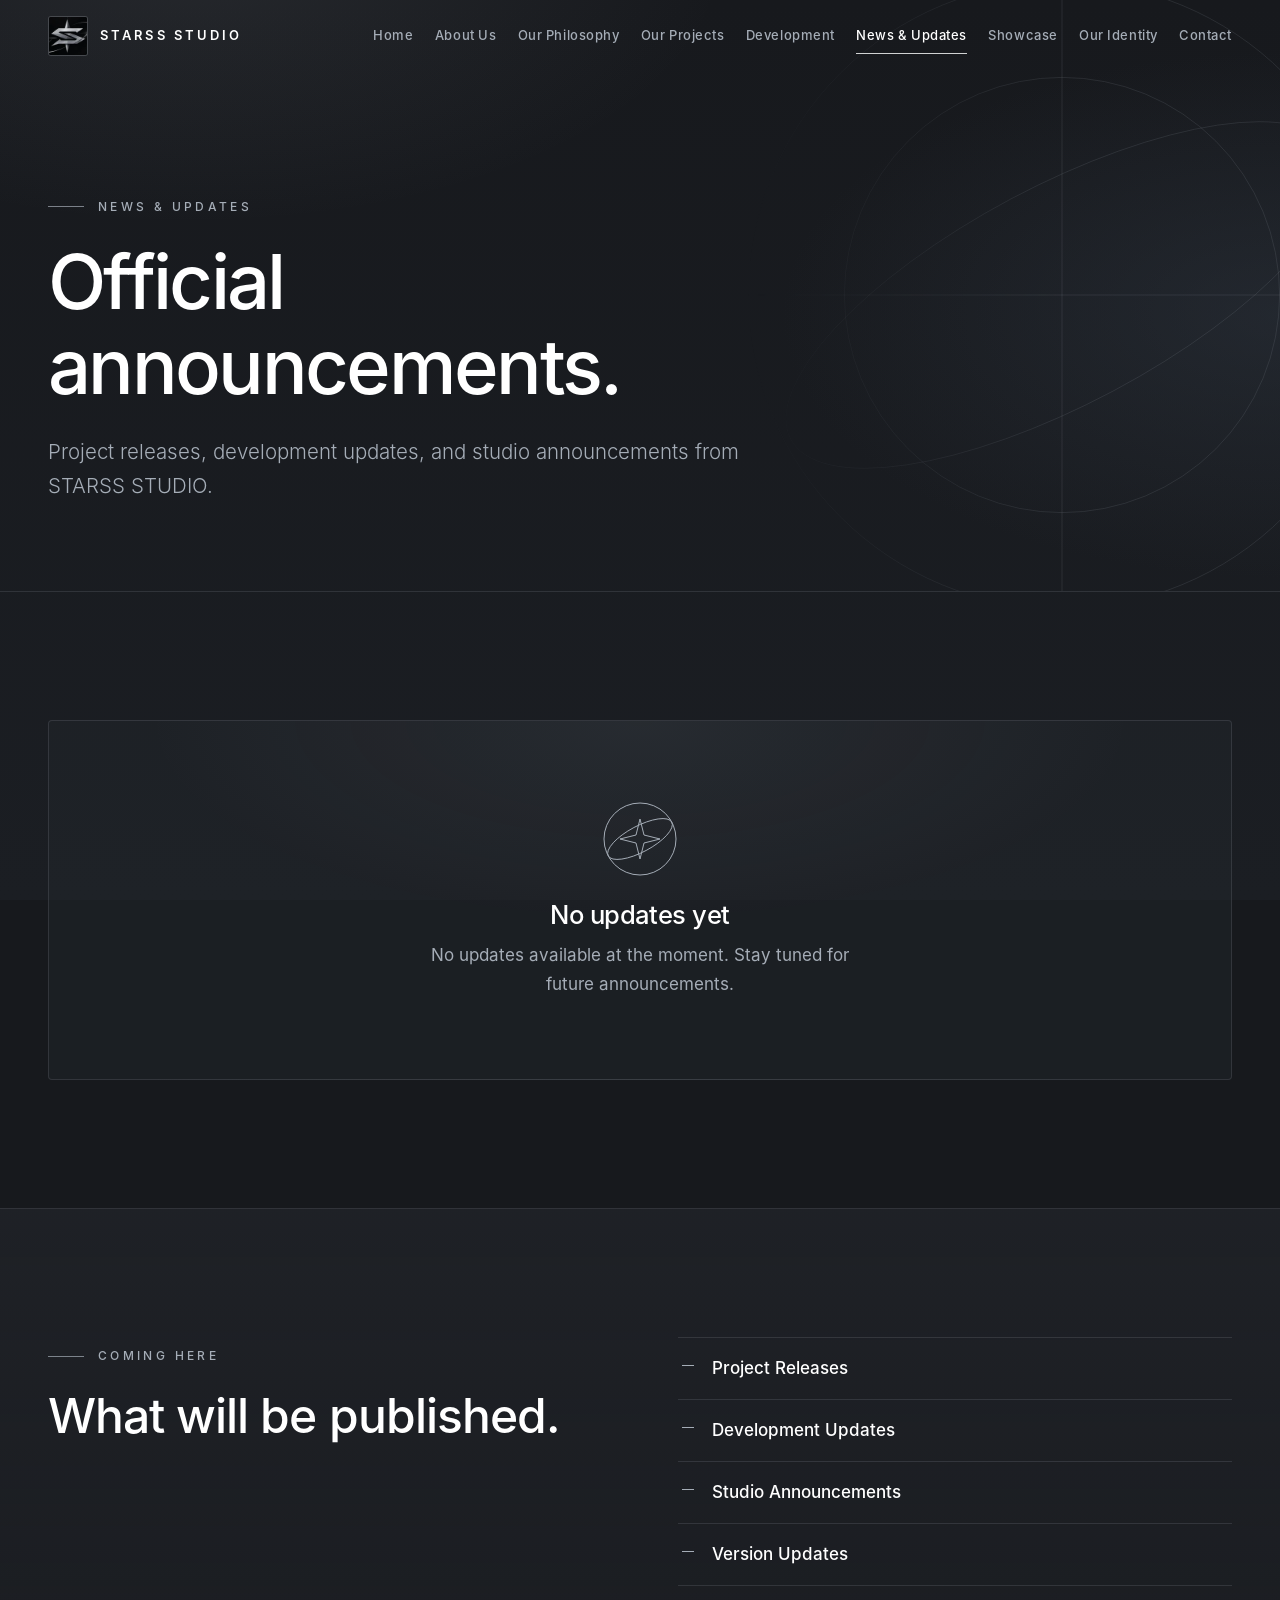
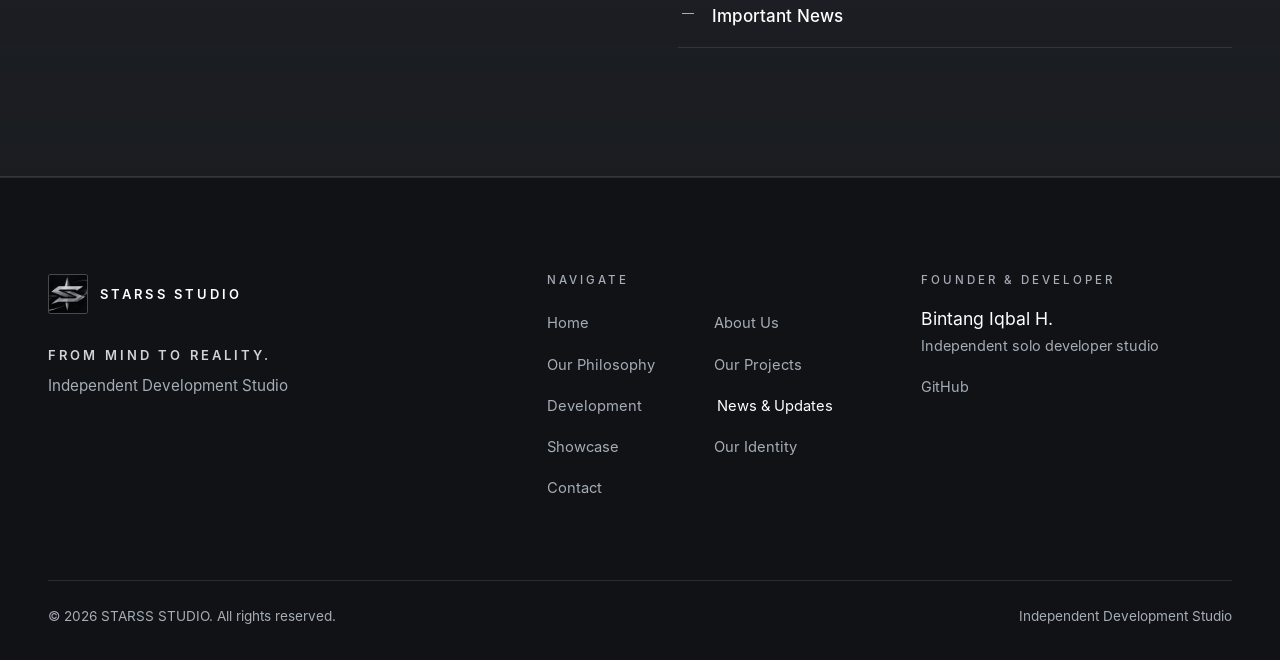
<file: news.html>
<!DOCTYPE html>
<html lang="en">
<head>
  <meta charset="utf-8">
  <meta name="viewport" content="width=device-width, initial-scale=1, viewport-fit=cover">
  <meta name="theme-color" content="#17191D">
  <meta name="color-scheme" content="dark">
  <title>News & Updates | STARSS STUDIO</title>
  <meta name="description" content="Official news, project releases, development updates and announcements from STARSS STUDIO.">
  <!-- SEO: replace bintang0911 / starss-studio-website (or your custom domain) — see README.md -->
  <link rel="canonical" href="https://bintang0911.github.io/starss-studio-website/news.html">
  <meta property="og:type" content="website">
  <meta property="og:site_name" content="STARSS STUDIO">
  <meta property="og:title" content="News & Updates | STARSS STUDIO">
  <meta property="og:description" content="Official news, project releases, development updates and announcements from STARSS STUDIO.">
  <meta property="og:url" content="https://bintang0911.github.io/starss-studio-website/news.html">
  <meta property="og:image" content="https://bintang0911.github.io/starss-studio-website/assets/images/logo.png">
  <meta property="og:image:alt" content="STARSS STUDIO official logo">
  <meta name="twitter:card" content="summary">
  <link rel="icon" type="image/png" sizes="512x512" href="assets/images/favicon.png">
  <link rel="apple-touch-icon" href="assets/images/apple-touch-icon.png">
  <link rel="preload" href="assets/fonts/inter-regular.woff" as="font" type="font/woff" crossorigin>
  <link rel="stylesheet" href="assets/css/style.css">
  <script>document.documentElement.classList.add("js");</script>
  <script src="assets/data/site-config.js" defer></script>
  <script src="assets/data/news.js" defer></script>
  <script src="assets/js/main.js" defer></script>
</head>
<body>
<a class="skip-link" href="#main">Skip to main content</a>
<header class="site-header">
  <div class="container">
    <a class="brand" href="index.html" aria-label="STARSS STUDIO — Home">
      <span class="brand-mark"><picture><source srcset="assets/images/emblem.webp 1x, assets/images/emblem-2x.webp 2x" type="image/webp"><img src="assets/images/emblem.png" width="40" height="40" alt=""></picture></span>
      <span class="brand-name">STARSS STUDIO</span>
    </a>
    <button class="nav-toggle" type="button" aria-expanded="false" aria-controls="site-nav" aria-label="Open menu"><span></span><span></span><span></span></button>
    <nav class="nav" id="site-nav" aria-label="Main navigation">
        <ul class="nav-list">
          <li><a class="nav-link" href="index.html">Home</a></li>
          <li><a class="nav-link" href="about.html">About Us</a></li>
          <li><a class="nav-link" href="philosophy.html">Our Philosophy</a></li>
          <li><a class="nav-link" href="projects.html">Our Projects</a></li>
          <li><a class="nav-link" href="development.html">Development</a></li>
          <li><a class="nav-link" href="news.html" aria-current="page">News &amp; Updates</a></li>
          <li><a class="nav-link" href="showcase.html">Showcase</a></li>
          <li><a class="nav-link" href="identity.html">Our Identity</a></li>
          <li><a class="nav-link" href="contact.html">Contact</a></li>
        </ul>
    </nav>
  </div>
</header>
<main id="main">
  <section class="page-hero">
    <div class="orbit-deco" aria-hidden="true"><svg viewBox="0 0 100 100"><circle cx="50" cy="50" r="49"/><circle cx="50" cy="50" r="34"/><g transform="rotate(-28 50 50)"><ellipse cx="50" cy="50" rx="48" ry="17"/></g><line x1="50" y1="0" x2="50" y2="100"/><line x1="0" y1="50" x2="100" y2="50"/></svg></div>
    <div class="container">
      <p class="eyebrow" data-enter style="--i:0">News &amp; Updates</p>
      <h1 data-enter style="--i:1">Official announcements.</h1>
      <p class="lead" data-enter style="--i:2">Project releases, development updates, and studio announcements from STARSS STUDIO.</p>
    </div>
  </section>

  <section class="section" aria-labelledby="latest">
    <div class="container" data-news-page>
      <h2 id="latest" class="visually-hidden">Latest updates</h2>
      <div data-news-list></div>
      <div data-news-article hidden></div>
      <div class="empty reveal" data-empty>
      <svg class="empty-icon" viewBox="0 0 76 76" aria-hidden="true"><circle cx="38" cy="38" r="36"/><g class="spin"><ellipse cx="38" cy="38" rx="36" ry="13" transform="rotate(-28 38 38)"/></g><path d="M38 18l4 16 16 4-16 4-4 16-4-16-16-4 16-4z"/></svg>
      <h3>No updates yet</h3>
      <p>No updates available at the moment. Stay tuned for future announcements.</p>
    </div>
    </div>
  </section>

  <section class="section section--alt" aria-labelledby="kinds" data-empty>
    <div class="container split">
      <div class="reveal"><p class="eyebrow">Coming Here</p><h2 id="kinds" style="font-size:clamp(2rem,4vw,3rem)">What will be published.</h2></div>
      <ul class="bullets reveal" style="--i:1">
        <li><strong>Project Releases</strong></li>
        <li><strong>Development Updates</strong></li>
        <li><strong>Studio Announcements</strong></li>
        <li><strong>Version Updates</strong></li>
        <li><strong>Important News</strong></li>
      </ul>
    </div>
  </section>
</main>
<footer class="site-footer">
  <div class="container">
    <div class="footer-grid">
      <div>
        <a class="brand" href="index.html" aria-label="STARSS STUDIO — Home">
          <span class="brand-mark"><picture><source srcset="assets/images/emblem.webp 1x, assets/images/emblem-2x.webp 2x" type="image/webp"><img src="assets/images/emblem.png" width="40" height="40" alt="" loading="lazy"></picture></span>
          <span class="brand-name">STARSS STUDIO</span>
        </a>
        <p class="footer-slogan">FROM MIND TO REALITY.</p>
        <p class="footer-sub">Independent Development Studio</p>
      </div>
      <nav aria-label="Footer navigation">
        <h2 class="footer-title">Navigate</h2>
        <div class="footer-links">
          <a href="index.html">Home</a>
          <a href="about.html">About Us</a>
          <a href="philosophy.html">Our Philosophy</a>
          <a href="projects.html">Our Projects</a>
          <a href="development.html">Development</a>
          <a href="news.html" aria-current="page">News &amp; Updates</a>
          <a href="showcase.html">Showcase</a>
          <a href="identity.html">Our Identity</a>
          <a href="contact.html">Contact</a>
        </div>
      </nav>
      <div class="footer-founder">
        <h2 class="footer-title">Founder &amp; Developer</h2>
        <p class="name">Bintang Iqbal H.</p>
        <p class="role">Independent solo developer studio</p>
        <div class="footer-social" data-footer-social hidden aria-label="Official links"></div>
      </div>
    </div>
    <div class="footer-bottom">
      <span>&copy; <span data-year>2026</span> STARSS STUDIO. All rights reserved.</span>
      <span>Independent Development Studio</span>
    </div>
  </div>
</footer>
</body>
</html>
</file>
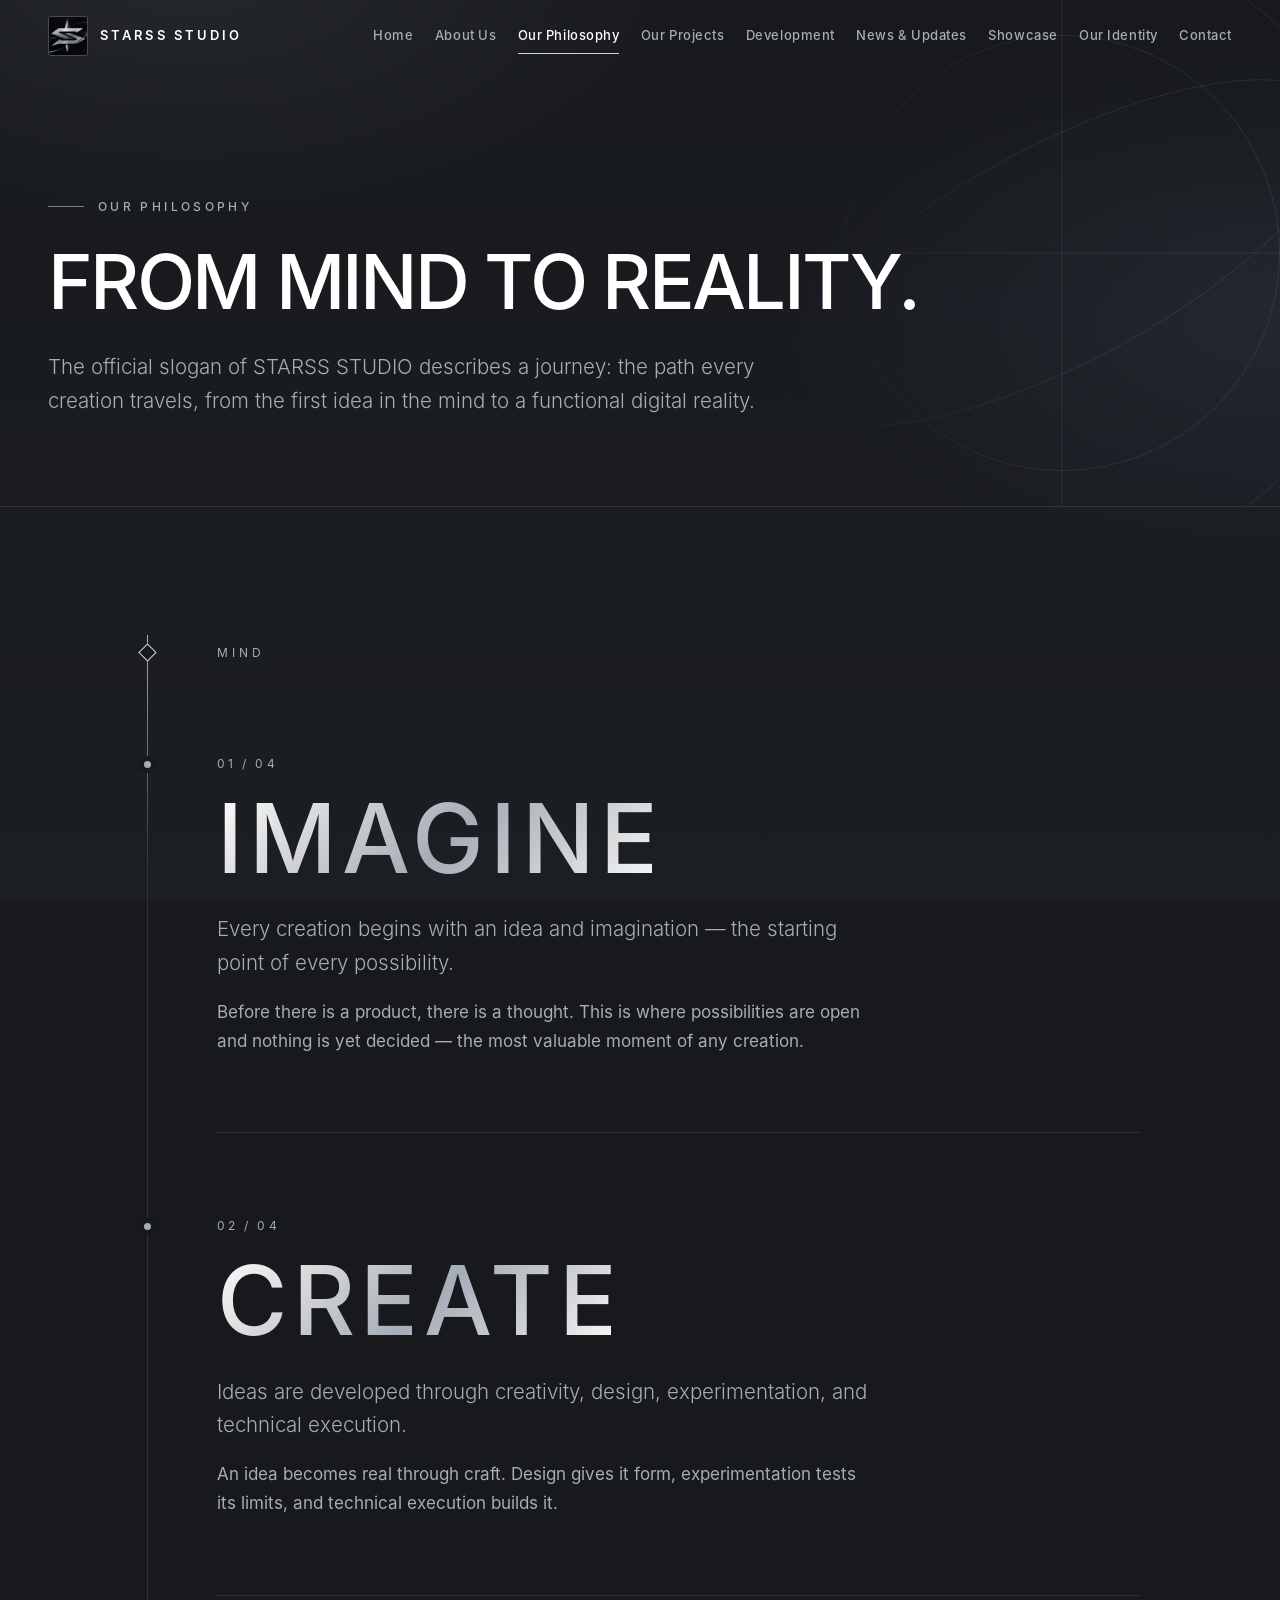
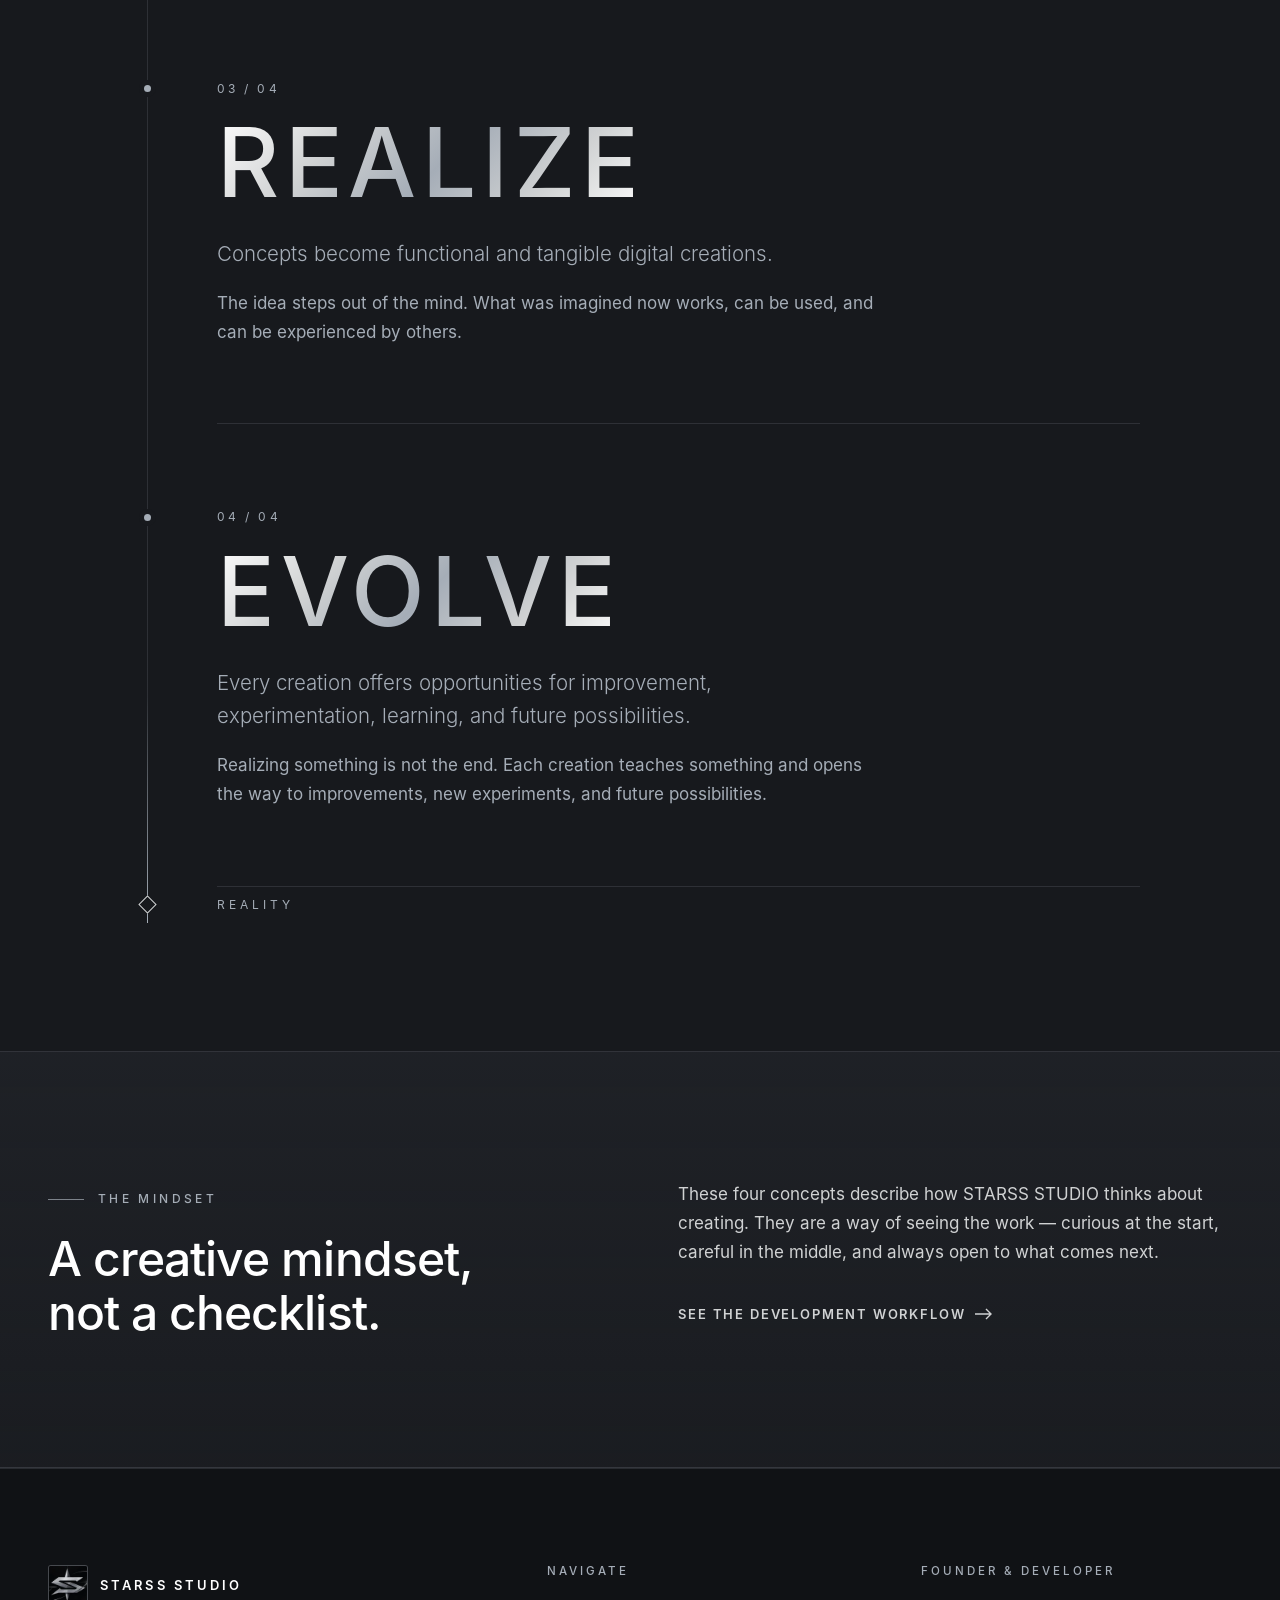
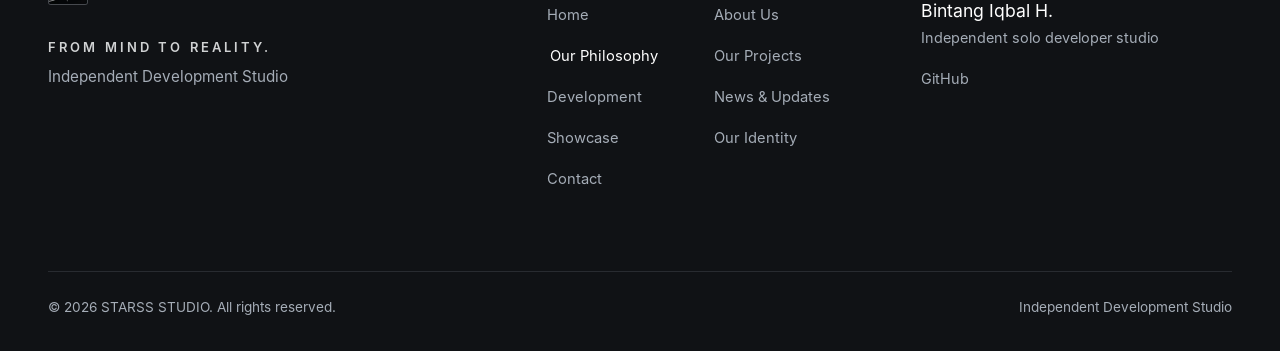
<file: philosophy.html>
<!DOCTYPE html>
<html lang="en">
<head>
  <meta charset="utf-8">
  <meta name="viewport" content="width=device-width, initial-scale=1, viewport-fit=cover">
  <meta name="theme-color" content="#17191D">
  <meta name="color-scheme" content="dark">
  <title>Our Philosophy | STARSS STUDIO</title>
  <meta name="description" content="FROM MIND TO REALITY. Discover the philosophy of STARSS STUDIO through four concepts: Imagine, Create, Realize, and Evolve.">
  <!-- SEO: replace bintang0911 / starss-studio-website (or your custom domain) — see README.md -->
  <link rel="canonical" href="https://bintang0911.github.io/starss-studio-website/philosophy.html">
  <meta property="og:type" content="website">
  <meta property="og:site_name" content="STARSS STUDIO">
  <meta property="og:title" content="Our Philosophy | STARSS STUDIO">
  <meta property="og:description" content="FROM MIND TO REALITY. Discover the philosophy of STARSS STUDIO through four concepts: Imagine, Create, Realize, and Evolve.">
  <meta property="og:url" content="https://bintang0911.github.io/starss-studio-website/philosophy.html">
  <meta property="og:image" content="https://bintang0911.github.io/starss-studio-website/assets/images/logo.png">
  <meta property="og:image:alt" content="STARSS STUDIO official logo">
  <meta name="twitter:card" content="summary">
  <link rel="icon" type="image/png" sizes="512x512" href="assets/images/favicon.png">
  <link rel="apple-touch-icon" href="assets/images/apple-touch-icon.png">
  <link rel="preload" href="assets/fonts/inter-regular.woff" as="font" type="font/woff" crossorigin>
  <link rel="stylesheet" href="assets/css/style.css">
  <script>document.documentElement.classList.add("js");</script>
  <script src="assets/data/site-config.js" defer></script>
  <script src="assets/js/main.js" defer></script>
</head>
<body>
<a class="skip-link" href="#main">Skip to main content</a>
<header class="site-header">
  <div class="container">
    <a class="brand" href="index.html" aria-label="STARSS STUDIO — Home">
      <span class="brand-mark"><picture><source srcset="assets/images/emblem.webp 1x, assets/images/emblem-2x.webp 2x" type="image/webp"><img src="assets/images/emblem.png" width="40" height="40" alt=""></picture></span>
      <span class="brand-name">STARSS STUDIO</span>
    </a>
    <button class="nav-toggle" type="button" aria-expanded="false" aria-controls="site-nav" aria-label="Open menu"><span></span><span></span><span></span></button>
    <nav class="nav" id="site-nav" aria-label="Main navigation">
        <ul class="nav-list">
          <li><a class="nav-link" href="index.html">Home</a></li>
          <li><a class="nav-link" href="about.html">About Us</a></li>
          <li><a class="nav-link" href="philosophy.html" aria-current="page">Our Philosophy</a></li>
          <li><a class="nav-link" href="projects.html">Our Projects</a></li>
          <li><a class="nav-link" href="development.html">Development</a></li>
          <li><a class="nav-link" href="news.html">News &amp; Updates</a></li>
          <li><a class="nav-link" href="showcase.html">Showcase</a></li>
          <li><a class="nav-link" href="identity.html">Our Identity</a></li>
          <li><a class="nav-link" href="contact.html">Contact</a></li>
        </ul>
    </nav>
  </div>
</header>
<main id="main">
  <section class="page-hero page-hero--wide">
    <div class="orbit-deco" aria-hidden="true"><svg viewBox="0 0 100 100"><circle cx="50" cy="50" r="49"/><circle cx="50" cy="50" r="34"/><g transform="rotate(-28 50 50)"><ellipse cx="50" cy="50" rx="48" ry="17"/></g><line x1="50" y1="0" x2="50" y2="100"/><line x1="0" y1="50" x2="100" y2="50"/></svg></div>
    <div class="container">
      <p class="eyebrow" data-enter style="--i:0">Our Philosophy</p>
      <h1 data-enter style="--i:1">FROM MIND TO REALITY.</h1>
      <p class="lead" data-enter style="--i:2">The official slogan of STARSS STUDIO describes a journey: the path every creation travels, from the first idea in the mind to a functional digital reality.</p>
    </div>
  </section>

  <section class="section">
    <div class="container container--narrow" style="max-width:calc(1000px + var(--gutter)*2)">
      <div class="journey">
        <p class="journey-end reveal">Mind</p>
      <article class="phase reveal">
        <span class="n">01 / 04</span>
        <h2>IMAGINE</h2>
        <p class="lead">Every creation begins with an idea and imagination — the starting point of every possibility.</p>
        <p class="more">Before there is a product, there is a thought. This is where possibilities are open and nothing is yet decided — the most valuable moment of any creation.</p>
      </article>
      <article class="phase reveal">
        <span class="n">02 / 04</span>
        <h2>CREATE</h2>
        <p class="lead">Ideas are developed through creativity, design, experimentation, and technical execution.</p>
        <p class="more">An idea becomes real through craft. Design gives it form, experimentation tests its limits, and technical execution builds it.</p>
      </article>
      <article class="phase reveal">
        <span class="n">03 / 04</span>
        <h2>REALIZE</h2>
        <p class="lead">Concepts become functional and tangible digital creations.</p>
        <p class="more">The idea steps out of the mind. What was imagined now works, can be used, and can be experienced by others.</p>
      </article>
      <article class="phase reveal">
        <span class="n">04 / 04</span>
        <h2>EVOLVE</h2>
        <p class="lead">Every creation offers opportunities for improvement, experimentation, learning, and future possibilities.</p>
        <p class="more">Realizing something is not the end. Each creation teaches something and opens the way to improvements, new experiments, and future possibilities.</p>
      </article>
        <p class="journey-end reveal">Reality</p>
      </div>
    </div>
  </section>

  <section class="section section--alt">
    <div class="container split">
      <div class="reveal"><p class="eyebrow">The Mindset</p><h2 style="font-size:clamp(2rem,4vw,3rem)">A creative mindset, not a checklist.</h2></div>
      <div class="prose reveal" style="--i:1">
        <p>These four concepts describe how STARSS STUDIO thinks about creating. They are a way of seeing the work — curious at the start, careful in the middle, and always open to what comes next.</p>
        <p style="margin-top:28px"><a class="text-link" href="development.html">See the development workflow <svg class="arrow" width="18" height="12" viewBox="0 0 18 12" fill="none" stroke="currentColor" stroke-width="1.4" aria-hidden="true"><path d="M0 6h16M11 1l5 5-5 5"/></svg></a></p>
      </div>
    </div>
  </section>
</main>
<footer class="site-footer">
  <div class="container">
    <div class="footer-grid">
      <div>
        <a class="brand" href="index.html" aria-label="STARSS STUDIO — Home">
          <span class="brand-mark"><picture><source srcset="assets/images/emblem.webp 1x, assets/images/emblem-2x.webp 2x" type="image/webp"><img src="assets/images/emblem.png" width="40" height="40" alt="" loading="lazy"></picture></span>
          <span class="brand-name">STARSS STUDIO</span>
        </a>
        <p class="footer-slogan">FROM MIND TO REALITY.</p>
        <p class="footer-sub">Independent Development Studio</p>
      </div>
      <nav aria-label="Footer navigation">
        <h2 class="footer-title">Navigate</h2>
        <div class="footer-links">
          <a href="index.html">Home</a>
          <a href="about.html">About Us</a>
          <a href="philosophy.html" aria-current="page">Our Philosophy</a>
          <a href="projects.html">Our Projects</a>
          <a href="development.html">Development</a>
          <a href="news.html">News &amp; Updates</a>
          <a href="showcase.html">Showcase</a>
          <a href="identity.html">Our Identity</a>
          <a href="contact.html">Contact</a>
        </div>
      </nav>
      <div class="footer-founder">
        <h2 class="footer-title">Founder &amp; Developer</h2>
        <p class="name">Bintang Iqbal H.</p>
        <p class="role">Independent solo developer studio</p>
        <div class="footer-social" data-footer-social hidden aria-label="Official links"></div>
      </div>
    </div>
    <div class="footer-bottom">
      <span>&copy; <span data-year>2026</span> STARSS STUDIO. All rights reserved.</span>
      <span>Independent Development Studio</span>
    </div>
  </div>
</footer>
</body>
</html>
</file>
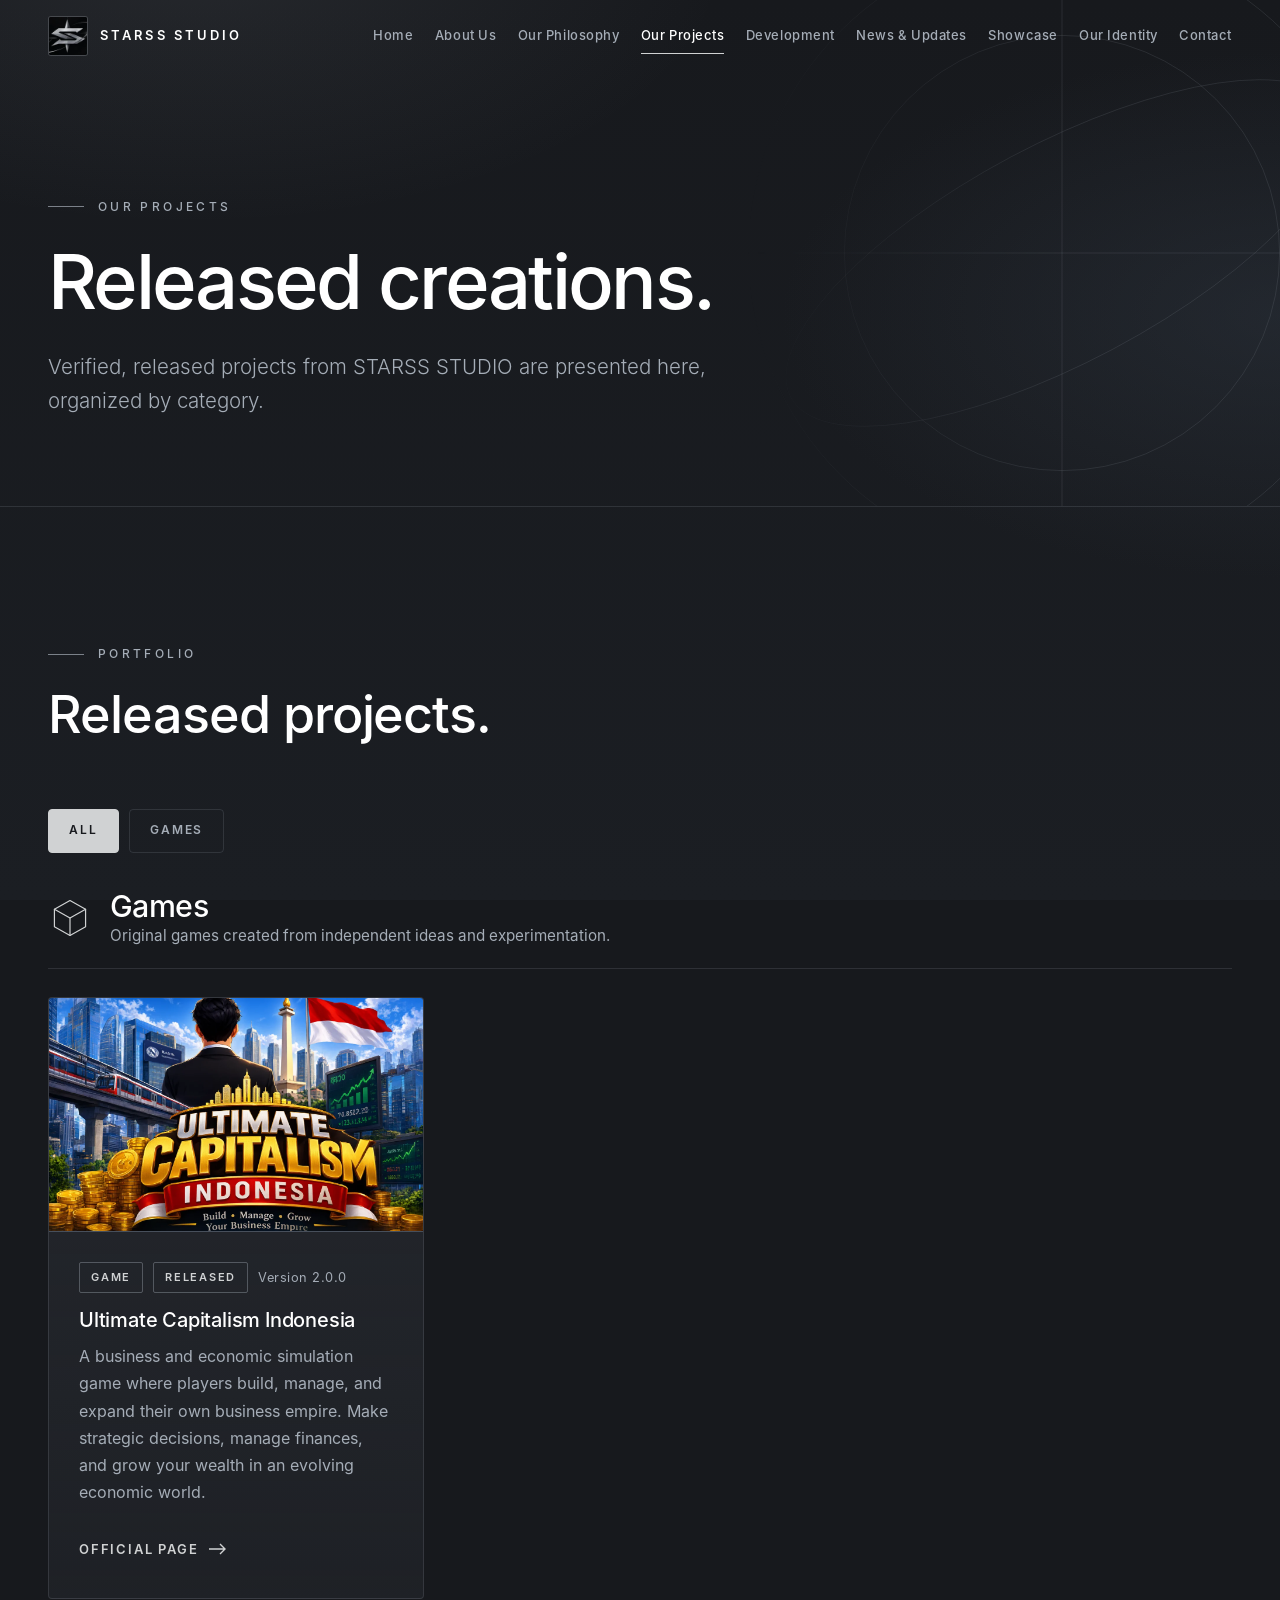
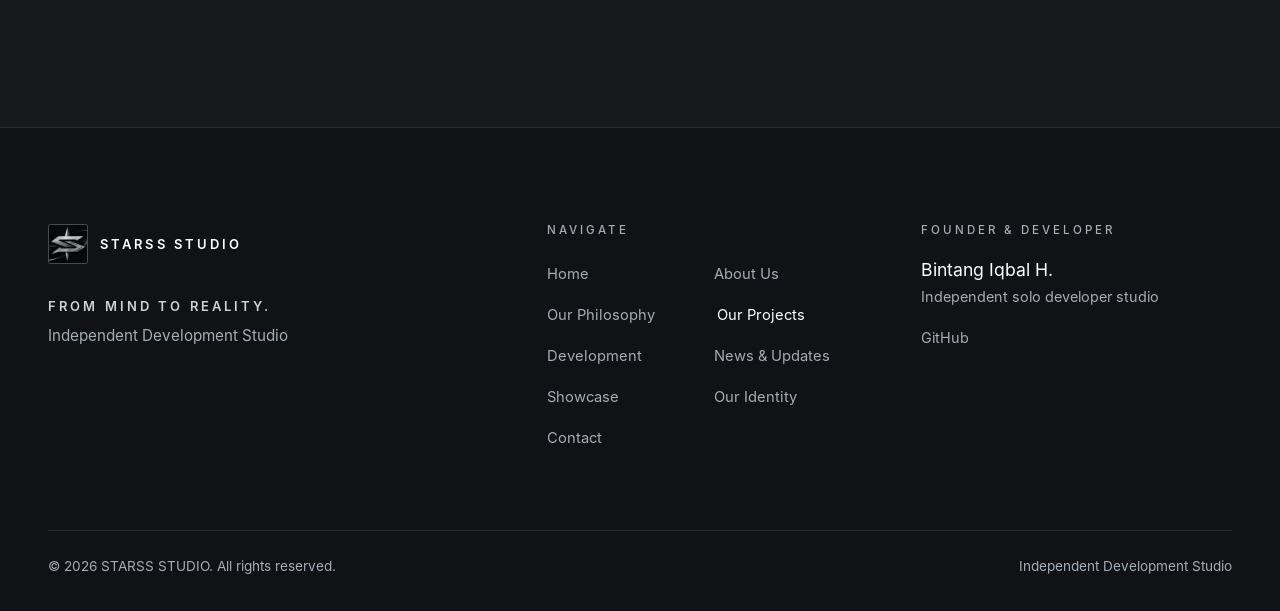
<file: projects.html>
<!DOCTYPE html>
<html lang="en">
<head>
  <meta charset="utf-8">
  <meta name="viewport" content="width=device-width, initial-scale=1, viewport-fit=cover">
  <meta name="theme-color" content="#17191D">
  <meta name="color-scheme" content="dark">
  <title>Our Projects | STARSS STUDIO</title>
  <meta name="description" content="Released and verified projects from STARSS STUDIO, organized into games, software and Android applications.">
  <!-- SEO: replace bintang0911 / starss-studio-website (or your custom domain) — see README.md -->
  <link rel="canonical" href="https://bintang0911.github.io/starss-studio-website/projects.html">
  <meta property="og:type" content="website">
  <meta property="og:site_name" content="STARSS STUDIO">
  <meta property="og:title" content="Our Projects | STARSS STUDIO">
  <meta property="og:description" content="Released and verified projects from STARSS STUDIO, organized into games, software and Android applications.">
  <meta property="og:url" content="https://bintang0911.github.io/starss-studio-website/projects.html">
  <meta property="og:image" content="https://bintang0911.github.io/starss-studio-website/assets/images/logo.png">
  <meta property="og:image:alt" content="STARSS STUDIO official logo">
  <meta name="twitter:card" content="summary">
  <link rel="icon" type="image/png" sizes="512x512" href="assets/images/favicon.png">
  <link rel="apple-touch-icon" href="assets/images/apple-touch-icon.png">
  <link rel="preload" href="assets/fonts/inter-regular.woff" as="font" type="font/woff" crossorigin>
  <link rel="stylesheet" href="assets/css/style.css">
  <script>document.documentElement.classList.add("js");</script>
  <script src="assets/data/site-config.js" defer></script>
  <script src="assets/data/projects.js" defer></script>
  <script src="assets/js/main.js" defer></script>
</head>
<body>
<a class="skip-link" href="#main">Skip to main content</a>
<header class="site-header">
  <div class="container">
    <a class="brand" href="index.html" aria-label="STARSS STUDIO — Home">
      <span class="brand-mark"><picture><source srcset="assets/images/emblem.webp 1x, assets/images/emblem-2x.webp 2x" type="image/webp"><img src="assets/images/emblem.png" width="40" height="40" alt=""></picture></span>
      <span class="brand-name">STARSS STUDIO</span>
    </a>
    <button class="nav-toggle" type="button" aria-expanded="false" aria-controls="site-nav" aria-label="Open menu"><span></span><span></span><span></span></button>
    <nav class="nav" id="site-nav" aria-label="Main navigation">
        <ul class="nav-list">
          <li><a class="nav-link" href="index.html">Home</a></li>
          <li><a class="nav-link" href="about.html">About Us</a></li>
          <li><a class="nav-link" href="philosophy.html">Our Philosophy</a></li>
          <li><a class="nav-link" href="projects.html" aria-current="page">Our Projects</a></li>
          <li><a class="nav-link" href="development.html">Development</a></li>
          <li><a class="nav-link" href="news.html">News &amp; Updates</a></li>
          <li><a class="nav-link" href="showcase.html">Showcase</a></li>
          <li><a class="nav-link" href="identity.html">Our Identity</a></li>
          <li><a class="nav-link" href="contact.html">Contact</a></li>
        </ul>
    </nav>
  </div>
</header>
<main id="main">
  <section class="page-hero">
    <div class="orbit-deco" aria-hidden="true"><svg viewBox="0 0 100 100"><circle cx="50" cy="50" r="49"/><circle cx="50" cy="50" r="34"/><g transform="rotate(-28 50 50)"><ellipse cx="50" cy="50" rx="48" ry="17"/></g><line x1="50" y1="0" x2="50" y2="100"/><line x1="0" y1="50" x2="100" y2="50"/></svg></div>
    <div class="container">
      <p class="eyebrow" data-enter style="--i:0">Our Projects</p>
      <h1 data-enter style="--i:1">Released creations.</h1>
      <p class="lead" data-enter style="--i:2">Verified, released projects from STARSS STUDIO are presented here, organized by category.</p>
    </div>
  </section>

  <section class="section" aria-labelledby="released">
    <div class="container">
      <div class="section-head reveal ">
      <p class="eyebrow">Portfolio</p>
      <h2 id="released">Released projects.</h2>
    </div>
      <div data-projects-page hidden></div>
      <div class="empty reveal" data-empty>
      <svg class="empty-icon" viewBox="0 0 76 76" aria-hidden="true"><circle cx="38" cy="38" r="36"/><g class="spin"><ellipse cx="38" cy="38" rx="36" ry="13" transform="rotate(-28 38 38)"/></g><path d="M38 18l4 16 16 4-16 4-4 16-4-16-16-4 16-4z"/></svg>
      <h3>Released projects will appear here</h3>
      <p>Our released projects will be showcased here as they become available.</p>
    </div>
    </div>
  </section>

  <section class="section section--alt" aria-labelledby="cats" data-empty>
    <div class="container">
      <div class="section-head reveal ">
      <p class="eyebrow">Categories</p>
      <h2 id="cats">Where projects will be organized.</h2>
      <p class="lead">Released projects are grouped into three categories.</p>
    </div>
      <div class="grid grid--3" data-stagger>
        <article class="card">
          <svg class="icon" viewBox="0 0 48 48" aria-hidden="true"><path d="M24 5 41 14.5v19L24 43 7 33.5v-19z"/><path d="M7 14.5 24 24l17-9.5"/><path d="M24 24v19"/></svg>
          <h3>Games</h3>
          <p>Original games shaped by imagination, design and technical execution — from the first concept to an experience people can play.</p>
        </article>
        <article class="card">
          <svg class="icon" viewBox="0 0 48 48" aria-hidden="true"><rect x="5" y="9" width="38" height="30" rx="2"/><path d="M5 17h38"/><path d="m19 24-5 4 5 4M29 24l5 4-5 4"/></svg>
          <h3>Software</h3>
          <p>Software built with attention to structure, usability and precision, turning practical ideas into functional digital tools.</p>
        </article>
        <article class="card">
          <svg class="icon" viewBox="0 0 48 48" aria-hidden="true"><rect x="13" y="4" width="22" height="40" rx="3"/><path d="M13 10h22M20 38h8"/></svg>
          <h3>Android Applications</h3>
          <p>Applications designed and developed for Android devices, made to be clear, responsive and comfortable to use.</p>
        </article>
      </div>
    </div>
  </section>
</main>
<footer class="site-footer">
  <div class="container">
    <div class="footer-grid">
      <div>
        <a class="brand" href="index.html" aria-label="STARSS STUDIO — Home">
          <span class="brand-mark"><picture><source srcset="assets/images/emblem.webp 1x, assets/images/emblem-2x.webp 2x" type="image/webp"><img src="assets/images/emblem.png" width="40" height="40" alt="" loading="lazy"></picture></span>
          <span class="brand-name">STARSS STUDIO</span>
        </a>
        <p class="footer-slogan">FROM MIND TO REALITY.</p>
        <p class="footer-sub">Independent Development Studio</p>
      </div>
      <nav aria-label="Footer navigation">
        <h2 class="footer-title">Navigate</h2>
        <div class="footer-links">
          <a href="index.html">Home</a>
          <a href="about.html">About Us</a>
          <a href="philosophy.html">Our Philosophy</a>
          <a href="projects.html" aria-current="page">Our Projects</a>
          <a href="development.html">Development</a>
          <a href="news.html">News &amp; Updates</a>
          <a href="showcase.html">Showcase</a>
          <a href="identity.html">Our Identity</a>
          <a href="contact.html">Contact</a>
        </div>
      </nav>
      <div class="footer-founder">
        <h2 class="footer-title">Founder &amp; Developer</h2>
        <p class="name">Bintang Iqbal H.</p>
        <p class="role">Independent solo developer studio</p>
        <div class="footer-social" data-footer-social hidden aria-label="Official links"></div>
      </div>
    </div>
    <div class="footer-bottom">
      <span>&copy; <span data-year>2026</span> STARSS STUDIO. All rights reserved.</span>
      <span>Independent Development Studio</span>
    </div>
  </div>
</footer>
</body>
</html>
</file>
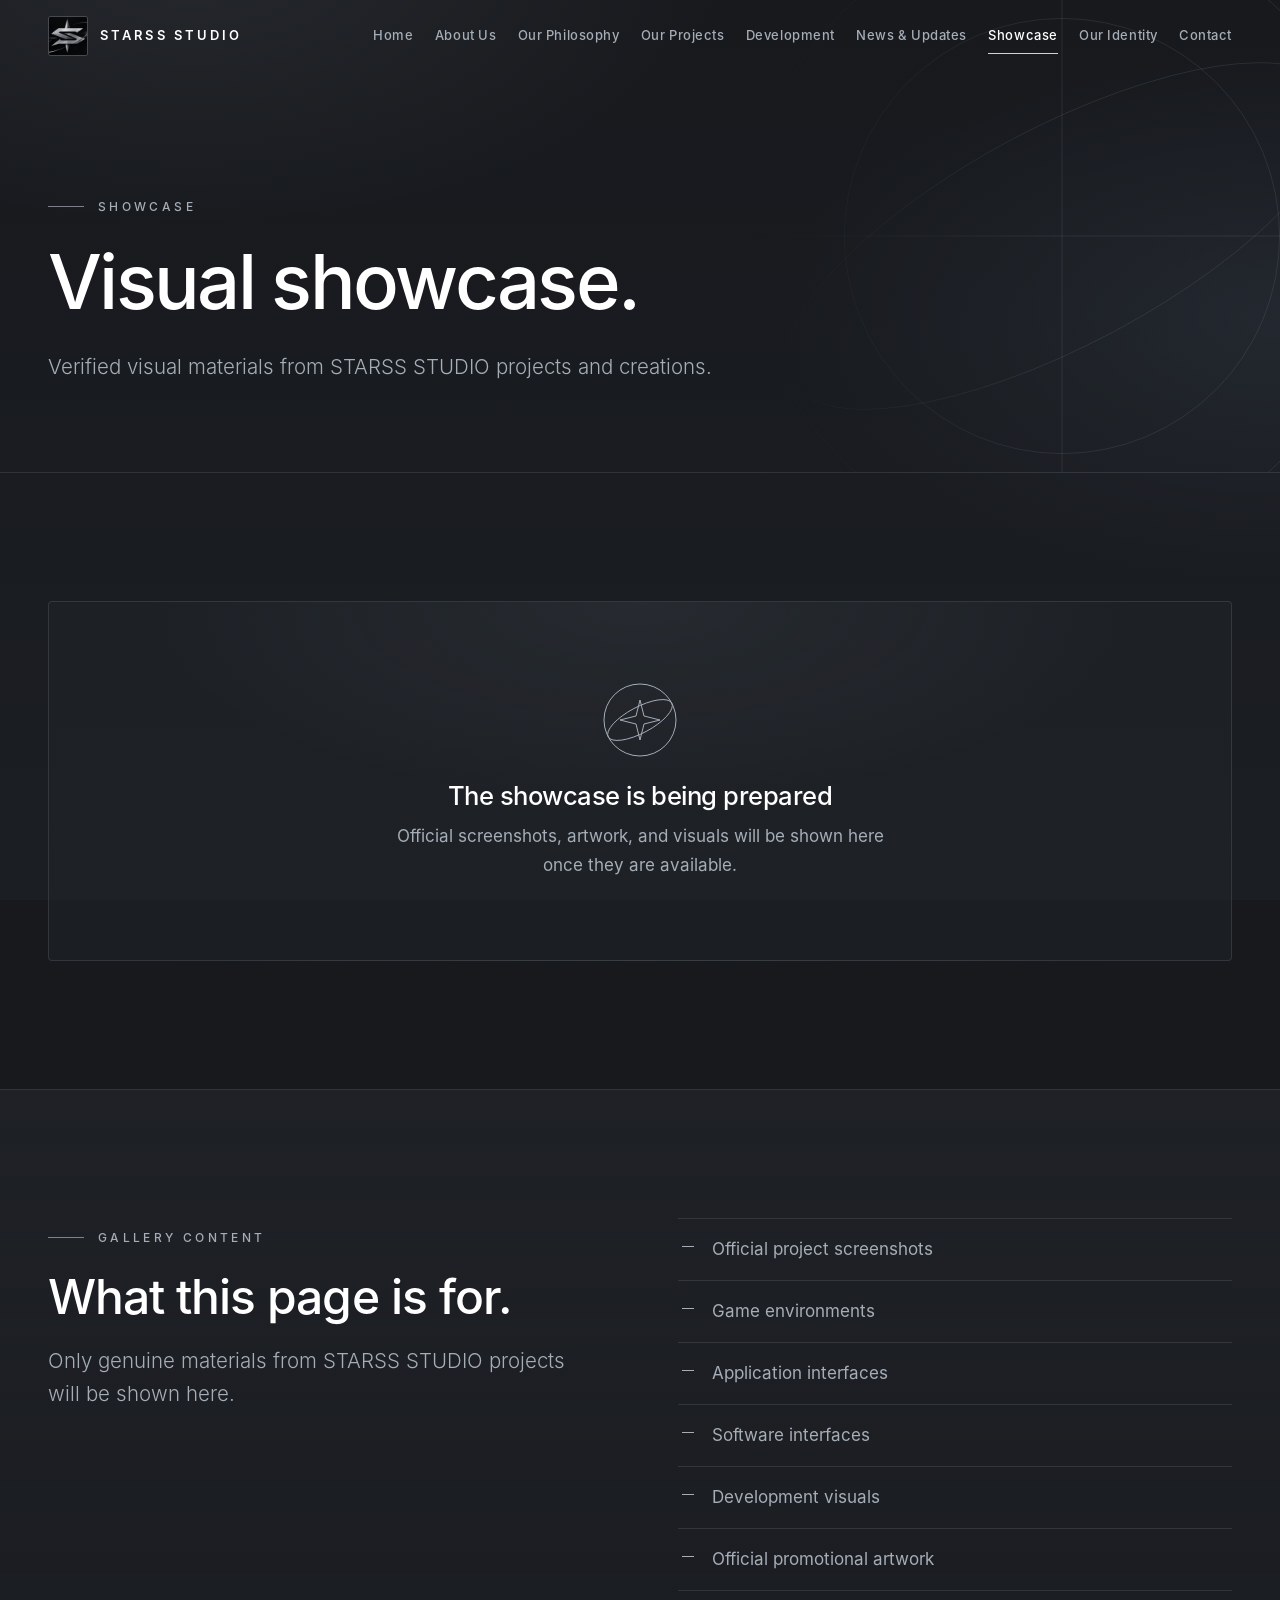
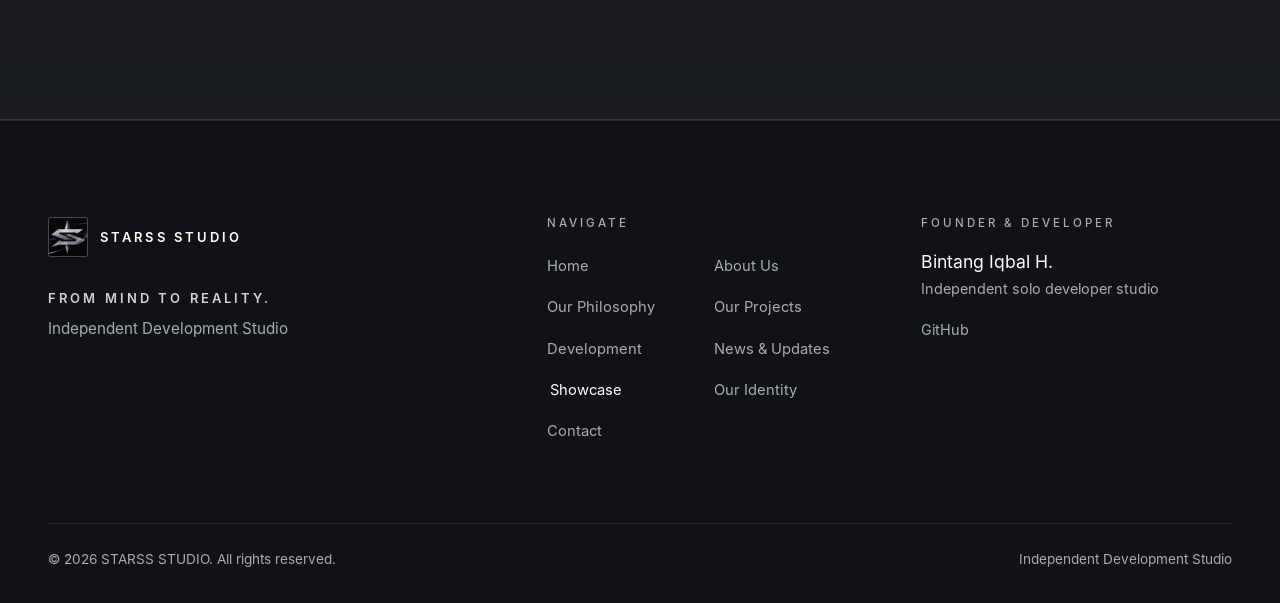
<file: showcase.html>
<!DOCTYPE html>
<html lang="en">
<head>
  <meta charset="utf-8">
  <meta name="viewport" content="width=device-width, initial-scale=1, viewport-fit=cover">
  <meta name="theme-color" content="#17191D">
  <meta name="color-scheme" content="dark">
  <title>Showcase | STARSS STUDIO</title>
  <meta name="description" content="A visual showcase of official screenshots, artwork and development visuals from STARSS STUDIO projects.">
  <!-- SEO: replace bintang0911 / starss-studio-website (or your custom domain) — see README.md -->
  <link rel="canonical" href="https://bintang0911.github.io/starss-studio-website/showcase.html">
  <meta property="og:type" content="website">
  <meta property="og:site_name" content="STARSS STUDIO">
  <meta property="og:title" content="Showcase | STARSS STUDIO">
  <meta property="og:description" content="A visual showcase of official screenshots, artwork and development visuals from STARSS STUDIO projects.">
  <meta property="og:url" content="https://bintang0911.github.io/starss-studio-website/showcase.html">
  <meta property="og:image" content="https://bintang0911.github.io/starss-studio-website/assets/images/logo.png">
  <meta property="og:image:alt" content="STARSS STUDIO official logo">
  <meta name="twitter:card" content="summary">
  <link rel="icon" type="image/png" sizes="512x512" href="assets/images/favicon.png">
  <link rel="apple-touch-icon" href="assets/images/apple-touch-icon.png">
  <link rel="preload" href="assets/fonts/inter-regular.woff" as="font" type="font/woff" crossorigin>
  <link rel="stylesheet" href="assets/css/style.css">
  <script>document.documentElement.classList.add("js");</script>
  <script src="assets/data/site-config.js" defer></script>
  <script src="assets/data/showcase.js" defer></script>
  <script src="assets/js/main.js" defer></script>
</head>
<body>
<a class="skip-link" href="#main">Skip to main content</a>
<header class="site-header">
  <div class="container">
    <a class="brand" href="index.html" aria-label="STARSS STUDIO — Home">
      <span class="brand-mark"><picture><source srcset="assets/images/emblem.webp 1x, assets/images/emblem-2x.webp 2x" type="image/webp"><img src="assets/images/emblem.png" width="40" height="40" alt=""></picture></span>
      <span class="brand-name">STARSS STUDIO</span>
    </a>
    <button class="nav-toggle" type="button" aria-expanded="false" aria-controls="site-nav" aria-label="Open menu"><span></span><span></span><span></span></button>
    <nav class="nav" id="site-nav" aria-label="Main navigation">
        <ul class="nav-list">
          <li><a class="nav-link" href="index.html">Home</a></li>
          <li><a class="nav-link" href="about.html">About Us</a></li>
          <li><a class="nav-link" href="philosophy.html">Our Philosophy</a></li>
          <li><a class="nav-link" href="projects.html">Our Projects</a></li>
          <li><a class="nav-link" href="development.html">Development</a></li>
          <li><a class="nav-link" href="news.html">News &amp; Updates</a></li>
          <li><a class="nav-link" href="showcase.html" aria-current="page">Showcase</a></li>
          <li><a class="nav-link" href="identity.html">Our Identity</a></li>
          <li><a class="nav-link" href="contact.html">Contact</a></li>
        </ul>
    </nav>
  </div>
</header>
<main id="main">
  <section class="page-hero">
    <div class="orbit-deco" aria-hidden="true"><svg viewBox="0 0 100 100"><circle cx="50" cy="50" r="49"/><circle cx="50" cy="50" r="34"/><g transform="rotate(-28 50 50)"><ellipse cx="50" cy="50" rx="48" ry="17"/></g><line x1="50" y1="0" x2="50" y2="100"/><line x1="0" y1="50" x2="100" y2="50"/></svg></div>
    <div class="container">
      <p class="eyebrow" data-enter style="--i:0">Showcase</p>
      <h1 data-enter style="--i:1">Visual showcase.</h1>
      <p class="lead" data-enter style="--i:2">Verified visual materials from STARSS STUDIO projects and creations.</p>
    </div>
  </section>

  <section class="section" aria-labelledby="gallery">
    <div class="container">
      <h2 id="gallery" class="visually-hidden">Gallery</h2>
      <div data-gallery hidden></div>
      <div class="empty reveal" data-empty>
      <svg class="empty-icon" viewBox="0 0 76 76" aria-hidden="true"><circle cx="38" cy="38" r="36"/><g class="spin"><ellipse cx="38" cy="38" rx="36" ry="13" transform="rotate(-28 38 38)"/></g><path d="M38 18l4 16 16 4-16 4-4 16-4-16-16-4 16-4z"/></svg>
      <h3>The showcase is being prepared</h3>
      <p>Official screenshots, artwork, and visuals will be shown here once they are available.</p>
    </div>
    </div>
  </section>

  <section class="section section--alt" aria-labelledby="types" data-empty>
    <div class="container split">
      <div class="reveal"><p class="eyebrow">Gallery Content</p><h2 id="types" style="font-size:clamp(2rem,4vw,3rem)">What this page is for.</h2><p class="lead" style="margin-top:20px">Only genuine materials from STARSS STUDIO projects will be shown here.</p></div>
      <ul class="bullets reveal" style="--i:1">
        <li>Official project screenshots</li>
        <li>Game environments</li>
        <li>Application interfaces</li>
        <li>Software interfaces</li>
        <li>Development visuals</li>
        <li>Official promotional artwork</li>
      </ul>
    </div>
  </section>
</main>
<footer class="site-footer">
  <div class="container">
    <div class="footer-grid">
      <div>
        <a class="brand" href="index.html" aria-label="STARSS STUDIO — Home">
          <span class="brand-mark"><picture><source srcset="assets/images/emblem.webp 1x, assets/images/emblem-2x.webp 2x" type="image/webp"><img src="assets/images/emblem.png" width="40" height="40" alt="" loading="lazy"></picture></span>
          <span class="brand-name">STARSS STUDIO</span>
        </a>
        <p class="footer-slogan">FROM MIND TO REALITY.</p>
        <p class="footer-sub">Independent Development Studio</p>
      </div>
      <nav aria-label="Footer navigation">
        <h2 class="footer-title">Navigate</h2>
        <div class="footer-links">
          <a href="index.html">Home</a>
          <a href="about.html">About Us</a>
          <a href="philosophy.html">Our Philosophy</a>
          <a href="projects.html">Our Projects</a>
          <a href="development.html">Development</a>
          <a href="news.html">News &amp; Updates</a>
          <a href="showcase.html" aria-current="page">Showcase</a>
          <a href="identity.html">Our Identity</a>
          <a href="contact.html">Contact</a>
        </div>
      </nav>
      <div class="footer-founder">
        <h2 class="footer-title">Founder &amp; Developer</h2>
        <p class="name">Bintang Iqbal H.</p>
        <p class="role">Independent solo developer studio</p>
        <div class="footer-social" data-footer-social hidden aria-label="Official links"></div>
      </div>
    </div>
    <div class="footer-bottom">
      <span>&copy; <span data-year>2026</span> STARSS STUDIO. All rights reserved.</span>
      <span>Independent Development Studio</span>
    </div>
  </div>
</footer>
</body>
</html>
</file>
<file: assets/css/style.css>
/* ==========================================================================
   STARSS STUDIO — Official Website Stylesheet
   --------------------------------------------------------------------------
   Contents
     1.  Fonts & design tokens
     2.  Reset & base
     3.  Layout helpers
     4.  Header & navigation
     5.  Buttons & links
     6.  Hero (home) & page hero
     7.  Sections, cards & empty states
     8.  Page modules (about, philosophy, development, projects, news,
         showcase, identity, contact, 404)
     9.  Footer
    10.  Lightbox
    11.  Motion (entrance, reveal, view transitions, reduced motion)
   ========================================================================== */

/* 1. FONTS & DESIGN TOKENS ------------------------------------------------ */
@font-face { font-family: "Inter"; font-weight: 300; font-style: normal; font-display: swap; src: url("../fonts/inter-light.woff") format("woff"); }
@font-face { font-family: "Inter"; font-weight: 400; font-style: normal; font-display: swap; src: url("../fonts/inter-regular.woff") format("woff"); }
@font-face { font-family: "Inter"; font-weight: 500; font-style: normal; font-display: swap; src: url("../fonts/inter-medium.woff") format("woff"); }
@font-face { font-family: "Inter"; font-weight: 600; font-style: normal; font-display: swap; src: url("../fonts/inter-semibold.woff") format("woff"); }

:root {
  /* Official STARSS STUDIO palette — do not add unrelated brand colors */
  --c-graphite: #17191D;  /* Graphite Black  */
  --c-charcoal: #25282E;  /* Deep Charcoal   */
  --c-steel:    #343D49;  /* Dark Steel      */
  --c-silver:   #A5ADB7;  /* Metallic Silver */
  --c-soft:     #D0D2D3;  /* Soft Silver     */
  --c-muted:    #777F89;  /* Muted Gray      */
  --c-white:    #FFFFFF;

  --line:        rgba(165, 173, 183, 0.16);
  --line-strong: rgba(165, 173, 183, 0.38);
  --metal: linear-gradient(135deg, #FFFFFF 0%, #D0D2D3 28%, #A5ADB7 52%, #D0D2D3 76%, #FFFFFF 100%);

  --font: "Inter", "Manrope", "Helvetica Neue", Helvetica, Arial, system-ui, -apple-system, "Segoe UI", Roboto, sans-serif;

  --gutter: clamp(20px, 5vw, 48px);
  --maxw: 1200px;
  --header-h: 72px;
  --radius: 4px;

  --ease: cubic-bezier(0.2, 0.7, 0.2, 1);
  --t-fast: 0.2s;
  --t-med: 0.4s;
}

/* 2. RESET & BASE --------------------------------------------------------- */
*, *::before, *::after { box-sizing: border-box; }
html { -webkit-text-size-adjust: 100%; scroll-behavior: smooth; scroll-padding-top: calc(var(--header-h) + 16px); }
body {
  margin: 0;
  min-height: 100vh;
  background: var(--c-graphite);
  color: var(--c-soft);
  font-family: var(--font);
  font-size: 1.0625rem;
  line-height: 1.7;
  font-weight: 400;
  -webkit-font-smoothing: antialiased;
  -moz-osx-font-smoothing: grayscale;
  text-rendering: optimizeLegibility;
  overflow-x: hidden;
}
/* Ambient background: restrained light gradients, never competes with text */
body::before {
  content: "";
  position: fixed; inset: 0; z-index: -2; pointer-events: none;
  background:
    radial-gradient(ellipse 70% 50% at 15% -5%, rgba(165, 173, 183, 0.10), transparent 60%),
    radial-gradient(ellipse 60% 45% at 100% 35%, rgba(52, 61, 73, 0.38), transparent 65%),
    linear-gradient(180deg, var(--c-graphite) 0%, #1B1E23 100%);
}
[hidden] { display: none !important; }
img, picture, svg { display: block; max-width: 100%; height: auto; }
a { color: inherit; text-decoration: none; }
button { font: inherit; color: inherit; background: none; border: 0; padding: 0; cursor: pointer; }
ul, ol { margin: 0; padding: 0; list-style: none; }
h1, h2, h3, h4, p, figure, blockquote, dl, dd { margin: 0; }
h1, h2, h3, h4 { color: var(--c-white); font-weight: 500; line-height: 1.12; letter-spacing: -0.02em; text-wrap: balance; }
p { text-wrap: pretty; }
::selection { background: var(--c-silver); color: var(--c-graphite); }

:focus-visible { outline: 2px solid var(--c-soft); outline-offset: 3px; border-radius: 2px; }
.skip-link {
  position: fixed; left: 16px; top: -80px; z-index: 200;
  background: var(--c-soft); color: var(--c-graphite);
  padding: 12px 18px; font-weight: 600; font-size: 0.9rem; border-radius: var(--radius);
  transition: top var(--t-fast) var(--ease);
}
.skip-link:focus { top: 16px; }
.visually-hidden { position: absolute !important; width: 1px; height: 1px; margin: -1px; padding: 0; overflow: hidden; clip: rect(0 0 0 0); white-space: nowrap; border: 0; }

/* 3. LAYOUT HELPERS ------------------------------------------------------- */
.container { width: 100%; max-width: calc(var(--maxw) + var(--gutter) * 2); margin-inline: auto; padding-inline: var(--gutter); }
.container--narrow { max-width: calc(820px + var(--gutter) * 2); }
.section { padding-block: clamp(72px, 10vw, 128px); position: relative; }
.section--alt { background: linear-gradient(180deg, rgba(37, 40, 46, 0.55), rgba(37, 40, 46, 0.25)); border-block: 1px solid var(--line); }
.grid { display: grid; gap: clamp(16px, 2.4vw, 28px); }
.grid--3 { grid-template-columns: repeat(3, 1fr); }
.grid--2 { grid-template-columns: repeat(2, 1fr); }
.split { display: grid; grid-template-columns: 1fr 1fr; gap: clamp(32px, 6vw, 96px); align-items: start; }
.split--wide-left { grid-template-columns: 1.25fr 1fr; }

.eyebrow {
  display: inline-flex; align-items: center; gap: 14px;
  font-size: 0.75rem; font-weight: 500; letter-spacing: 0.28em; text-transform: uppercase;
  color: var(--c-silver); margin-bottom: 22px;
}
.eyebrow::before { content: ""; width: 36px; height: 1px; background: var(--c-silver); opacity: 0.7; }
.section-head { max-width: 760px; margin-bottom: clamp(36px, 5vw, 64px); }
.section-head h2 { font-size: clamp(2rem, 4.4vw, 3.25rem); margin-bottom: 20px; }
.section-head--row { max-width: none; display: flex; justify-content: space-between; align-items: flex-end; gap: 24px; flex-wrap: wrap; }
.section-head--row > div { max-width: 700px; }
.lead { font-size: clamp(1.1rem, 1.6vw, 1.3rem); line-height: 1.65; color: var(--c-silver); font-weight: 300; max-width: 62ch; }
.prose p + p { margin-top: 1.2em; }
.prose p { max-width: 64ch; }
.prose strong { color: var(--c-white); font-weight: 500; }
.rule { height: 1px; background: var(--line); border: 0; margin: 0; }

/* 4. HEADER & NAVIGATION -------------------------------------------------- */
.site-header {
  position: fixed; inset: 0 0 auto 0; z-index: 100; height: var(--header-h);
  display: flex; align-items: center;
  border-bottom: 1px solid transparent;
  transition: background var(--t-med) var(--ease), border-color var(--t-med) var(--ease), backdrop-filter var(--t-med);
  view-transition-name: site-header;
}
.site-header.is-scrolled, .site-header.nav-open {
  background: rgba(23, 25, 29, 0.9);
  border-bottom-color: var(--line);
  -webkit-backdrop-filter: blur(14px); backdrop-filter: blur(14px);
}
.site-header .container { display: flex; align-items: center; justify-content: space-between; gap: 24px; }

.brand { display: inline-flex; align-items: center; gap: 12px; flex-shrink: 0; }
.brand-mark { width: 40px; height: 40px; border: 1px solid var(--line-strong); border-radius: 3px; overflow: hidden; background: #0b0c0d; transition: border-color var(--t-fast); }
.brand-mark img { width: 100%; height: 100%; object-fit: cover; }
.brand:hover .brand-mark { border-color: var(--c-soft); }
.brand-name { font-size: 0.8125rem; font-weight: 600; letter-spacing: 0.24em; color: var(--c-white); white-space: nowrap; }

.nav-list { display: flex; align-items: center; gap: clamp(14px, 1.7vw, 26px); }
.nav-link {
  position: relative; display: inline-block; padding: 10px 0;
  font-size: 0.8125rem; font-weight: 500; letter-spacing: 0.04em; color: var(--c-silver);
  transition: color var(--t-fast) var(--ease); white-space: nowrap;
}
.nav-link::after {
  content: ""; position: absolute; left: 0; right: 0; bottom: 3px; height: 1px; background: var(--c-soft);
  transform: scaleX(0); transform-origin: left; transition: transform var(--t-med) var(--ease);
}
.nav-link:hover, .nav-link[aria-current="page"] { color: var(--c-white); }
.nav-link:hover::after, .nav-link[aria-current="page"]::after { transform: scaleX(1); }

.nav-toggle { display: none; width: 46px; height: 46px; margin-right: -10px; position: relative; z-index: 3; }
.nav-toggle span { position: absolute; left: 12px; right: 12px; height: 1.5px; background: var(--c-white); transition: transform var(--t-med) var(--ease), opacity var(--t-fast); }
.nav-toggle span:nth-child(1) { top: 16px; }
.nav-toggle span:nth-child(2) { top: 22px; }
.nav-toggle span:nth-child(3) { top: 28px; }
.nav-open .nav-toggle span:nth-child(1) { transform: translateY(6px) rotate(45deg); }
.nav-open .nav-toggle span:nth-child(2) { opacity: 0; }
.nav-open .nav-toggle span:nth-child(3) { transform: translateY(-6px) rotate(-45deg); }

@media (max-width: 1179px) {
  .nav-toggle { display: block; }
  html.js .nav {
    position: fixed; inset: 0; z-index: 2;
    padding: calc(var(--header-h) + 24px) var(--gutter) 40px;
    background: rgba(23, 25, 29, 0.98);
    overflow-y: auto; overscroll-behavior: contain;
    opacity: 0; visibility: hidden; transform: translateY(-8px);
    transition: opacity var(--t-med) var(--ease), transform var(--t-med) var(--ease), visibility 0s linear var(--t-med);
  }
  html.js .nav-open .nav { opacity: 1; visibility: visible; transform: none; transition-delay: 0s; }
  html.js .nav-list { flex-direction: column; align-items: stretch; gap: 0; max-width: 520px; margin-inline: auto; }
  html.js .nav-list li { border-bottom: 1px solid var(--line); opacity: 0; transform: translateY(10px); transition: opacity var(--t-med) var(--ease), transform var(--t-med) var(--ease); }
  html.js .nav-open .nav-list li { opacity: 1; transform: none; transition-delay: calc(var(--i, 0) * 45ms + 80ms); }
  html.js .nav-link { display: block; padding: 17px 0; font-size: 1.15rem; font-weight: 400; letter-spacing: 0.01em; }
  html.js .nav-link::after { display: none; }
  html.js .nav-link[aria-current="page"] { color: var(--c-white); }
  html.js .nav-link[aria-current="page"]::before { content: ""; display: inline-block; width: 18px; height: 1px; background: var(--c-soft); vertical-align: middle; margin-right: 12px; }
  /* Without JavaScript the navigation stays visible as a simple wrapped row */
  html:not(.js) .nav-toggle { display: none; }
  html:not(.js) .site-header { position: absolute; height: auto; padding-block: 14px; }
  html:not(.js) .site-header .container { flex-direction: column; align-items: flex-start; }
  html:not(.js) .nav-list { flex-wrap: wrap; gap: 4px 18px; }
}
body.nav-locked { overflow: hidden; }

/* 5. BUTTONS & LINKS ------------------------------------------------------ */
.btn {
  position: relative; overflow: hidden; isolation: isolate;
  display: inline-flex; align-items: center; justify-content: center; gap: 12px;
  min-height: 52px; padding: 14px 28px;
  font-size: 0.8125rem; font-weight: 600; letter-spacing: 0.14em; text-transform: uppercase;
  border-radius: var(--radius); border: 1px solid transparent;
  transition: transform var(--t-fast) var(--ease), border-color var(--t-med) var(--ease), color var(--t-med) var(--ease), background var(--t-med) var(--ease), box-shadow var(--t-med) var(--ease);
  -webkit-tap-highlight-color: transparent;
}
.btn:active { transform: translateY(1px) scale(0.99); }
.btn .arrow { transition: transform var(--t-med) var(--ease); }
.btn:hover .arrow { transform: translateX(4px); }
.btn--primary { background: var(--metal); background-size: 200% 100%; background-position: 0 0; color: var(--c-graphite); }
.btn--primary::after {
  content: ""; position: absolute; inset: 0; z-index: -1;
  background: linear-gradient(105deg, transparent 35%, rgba(255, 255, 255, 0.75) 50%, transparent 65%);
  transform: translateX(-120%); transition: transform 0.8s var(--ease);
}
.btn--primary:hover { box-shadow: 0 8px 28px -10px rgba(208, 210, 211, 0.45); transform: translateY(-2px); }
.btn--primary:hover::after { transform: translateX(120%); }
.btn--ghost { border-color: var(--line-strong); color: var(--c-white); background: rgba(37, 40, 46, 0.35); }
.btn--ghost:hover { border-color: var(--c-soft); background: rgba(52, 61, 73, 0.5); transform: translateY(-2px); }
.btn-row { display: flex; flex-wrap: wrap; gap: 14px; }

.text-link {
  display: inline-flex; align-items: center; gap: 10px; padding: 8px 0;
  font-size: 0.8125rem; font-weight: 600; letter-spacing: 0.14em; text-transform: uppercase; color: var(--c-soft);
  background: linear-gradient(var(--c-soft), var(--c-soft)) 0 calc(100% - 4px) / 0 1px no-repeat;
  transition: background-size var(--t-med) var(--ease), color var(--t-fast);
}
.text-link:hover { background-size: 100% 1px; color: var(--c-white); }
.text-link .arrow { transition: transform var(--t-med) var(--ease); }
.text-link:hover .arrow { transform: translateX(4px); }

/* 6. HERO & PAGE HERO ----------------------------------------------------- */
.hero {
  position: relative; min-height: 100vh; min-height: 100svh;
  display: flex; align-items: center;
  padding: calc(var(--header-h) + 40px) 0 72px; overflow: hidden;
}
.hero::before, .hero::after { /* delicate diagonal accents echoing the logo's backdrop */
  content: ""; position: absolute; width: 140%; height: 1px; left: -20%; pointer-events: none;
  background: linear-gradient(90deg, transparent, var(--line-strong), transparent); opacity: 0.55;
  transform: rotate(-24deg);
}
.hero::before { top: 22%; }
.hero::after  { top: 82%; opacity: 0.3; }
.hero-grid { position: relative; display: grid; grid-template-columns: 1.05fr 0.95fr; gap: clamp(24px, 5vw, 72px); align-items: center; }
.hero h1 { display: block; letter-spacing: 0; }
.hero-name { display: block; font-size: clamp(0.8rem, 1.5vw, 1rem); font-weight: 500; letter-spacing: 0.42em; color: var(--c-silver); text-transform: uppercase; margin-bottom: 26px; }
.hero-slogan {
  display: block; font-weight: 500; letter-spacing: -0.035em; line-height: 1.02;
  font-size: clamp(2.7rem, 7.2vw, 5.9rem);
  background: var(--metal); background-size: 220% 100%;
  -webkit-background-clip: text; background-clip: text; -webkit-text-fill-color: transparent; color: transparent;
  animation: sheen 9s ease-in-out infinite alternate;
}
.hero-slogan span { display: block; }
.hero-kicker { display: flex; align-items: center; gap: 16px; margin: 32px 0 20px; font-size: 0.8125rem; letter-spacing: 0.3em; text-transform: uppercase; color: var(--c-soft); font-weight: 500; }
.hero-kicker::before { content: ""; width: 48px; height: 1px; background: var(--c-silver); }
.hero .lead { margin-bottom: 40px; }

.hero-visual { position: relative; width: 100%; max-width: 560px; margin-inline: auto; aspect-ratio: 1; }
.hero-visual .logo-frame {
  position: absolute; inset: 4%; transform: translate3d(0, var(--py, 0px), 0);
  -webkit-mask-image: radial-gradient(closest-side, #000 64%, transparent 100%);
  mask-image: radial-gradient(closest-side, #000 64%, transparent 100%);
  will-change: transform;
}
.hero-visual .logo-frame img { width: 100%; height: 100%; object-fit: contain; }
.orbit { position: absolute; inset: 0; pointer-events: none; }
.orbit svg { position: absolute; inset: 0; width: 100%; height: 100%; overflow: visible; }
.orbit ellipse, .orbit circle { fill: none; stroke: var(--c-silver); stroke-width: 0.6; vector-effect: non-scaling-stroke; }
.orbit--a { animation: spin 120s linear infinite; opacity: 0.32; }
.orbit--b { animation: spin 180s linear infinite reverse; opacity: 0.18; }
.orbit .glint { fill: var(--c-white); stroke: none; filter: drop-shadow(0 0 5px rgba(255, 255, 255, 0.85)); }

.page-hero { position: relative; padding: calc(var(--header-h) + clamp(64px, 9vw, 120px)) 0 clamp(48px, 7vw, 88px); overflow: hidden; border-bottom: 1px solid var(--line); }
.page-hero h1 { font-size: clamp(2.5rem, 6.4vw, 4.75rem); letter-spacing: -0.035em; margin-bottom: 26px; max-width: 16ch; }
.page-hero--wide h1 { max-width: 20ch; }
.page-hero .lead { max-width: 58ch; }
.page-hero .orbit-deco { position: absolute; right: -8%; top: 50%; width: min(60vw, 640px); aspect-ratio: 1; transform: translateY(-50%); pointer-events: none; opacity: 0.55;
  -webkit-mask-image: linear-gradient(90deg, transparent, #000 50%); mask-image: linear-gradient(90deg, transparent, #000 50%); }
.orbit-deco svg { width: 100%; height: 100%; animation: spin 220s linear infinite; }
.orbit-deco ellipse, .orbit-deco circle, .orbit-deco line { fill: none; stroke: var(--c-silver); stroke-width: 0.5; opacity: 0.5; vector-effect: non-scaling-stroke; }

/* 7. SECTIONS, CARDS & EMPTY STATES --------------------------------------- */
.card {
  position: relative; overflow: hidden; padding: clamp(24px, 3vw, 36px);
  background: linear-gradient(180deg, rgba(37, 40, 46, 0.92), rgba(37, 40, 46, 0.55));
  border: 1px solid var(--line); border-radius: var(--radius);
  transition: transform var(--t-med) var(--ease), border-color var(--t-med) var(--ease), background var(--t-med);
}
.card::before { content: ""; position: absolute; left: 0; right: 0; top: 0; height: 1px; background: var(--metal); transform: scaleX(0); transform-origin: left; transition: transform 0.7s var(--ease); }
.card:hover { transform: translateY(-4px); border-color: var(--line-strong); }
.card:hover::before { transform: scaleX(1); }
.card h3 { font-size: 1.3rem; margin: 22px 0 12px; font-weight: 500; letter-spacing: -0.01em; }
.card p { color: var(--c-silver); font-size: 1rem; }
.icon { width: 44px; height: 44px; color: var(--c-soft); }
.icon * { fill: none; stroke: currentColor; stroke-width: 1.3; stroke-linecap: round; stroke-linejoin: round; }
.card .num { position: absolute; top: 24px; right: 28px; font-size: 0.75rem; letter-spacing: 0.2em; color: var(--c-silver); }

.empty {
  position: relative; text-align: center; padding: clamp(40px, 7vw, 80px) var(--gutter);
  border: 1px solid var(--line); border-radius: var(--radius); overflow: hidden;
  background:
    radial-gradient(ellipse 60% 80% at 50% 0%, rgba(165, 173, 183, 0.07), transparent 70%),
    rgba(37, 40, 46, 0.4);
}
.empty-icon { width: 76px; height: 76px; margin: 0 auto 24px; color: var(--c-silver); }
.empty-icon * { fill: none; stroke: currentColor; stroke-width: 1; vector-effect: non-scaling-stroke; }
.empty-icon .spin { transform-origin: 50% 50%; animation: spin 40s linear infinite; }
.empty h3 { font-size: clamp(1.25rem, 2.4vw, 1.6rem); margin-bottom: 12px; }
.empty p { color: var(--c-silver); max-width: 48ch; margin-inline: auto; }

.chip { display: inline-block; padding: 5px 11px; font-size: 0.6875rem; font-weight: 600; letter-spacing: 0.16em; text-transform: uppercase; color: var(--c-soft); border: 1px solid var(--line-strong); border-radius: 2px; }

/* Item cards (projects / news) rendered from data */
.item-card { display: flex; flex-direction: column; padding: 0; }
.item-card .media { position: relative; aspect-ratio: 16 / 10; overflow: hidden; background: var(--c-steel); border-bottom: 1px solid var(--line); }
.item-card .media img { width: 100%; height: 100%; object-fit: cover; transition: transform 0.9s var(--ease); }
.item-card:hover .media img { transform: scale(1.04); }
.item-card .media--blank { display: grid; place-items: center; background: linear-gradient(135deg, var(--c-charcoal), var(--c-steel)); color: var(--c-silver); }
.item-card .media--blank .icon { width: 56px; height: 56px; opacity: 0.8; }
.item-card .body { padding: clamp(22px, 2.6vw, 30px); display: flex; flex-direction: column; gap: 12px; flex: 1; }
.item-card h3 { margin: 4px 0 0; font-size: 1.25rem; }
.item-card .meta { display: flex; flex-wrap: wrap; gap: 8px 10px; align-items: center; font-size: 0.8rem; color: var(--c-silver); letter-spacing: 0.04em; }
.item-card .actions { margin-top: auto; padding-top: 12px; display: flex; flex-wrap: wrap; gap: 6px 24px; }
.item-card .stretch::after { content: ""; position: absolute; inset: 0; } /* whole-card click target */

/* 8. PAGE MODULES --------------------------------------------------------- */
/* Home — stages row */
.stages { display: grid; grid-template-columns: repeat(6, 1fr); border-top: 1px solid var(--line); }
.stage { padding: 28px 20px 8px 0; border-right: 1px solid var(--line); padding-left: 20px; }
.stage:first-child { padding-left: 0; }
.stage:last-child { border-right: 0; }
.stage .n { font-size: 0.75rem; letter-spacing: 0.2em; color: var(--c-silver); }
.stage h3 { font-size: 1rem; letter-spacing: 0.16em; text-transform: uppercase; font-weight: 600; margin: 10px 0 8px; }
.stage p { font-size: 0.9rem; color: var(--c-silver); line-height: 1.55; }

/* Home — philosophy words */
.words { display: grid; grid-template-columns: repeat(4, 1fr); gap: 0; border-top: 1px solid var(--line); border-bottom: 1px solid var(--line); }
.word { padding: clamp(24px, 3vw, 40px) clamp(16px, 2vw, 28px); border-right: 1px solid var(--line); transition: background var(--t-med); }
.word:last-child { border-right: 0; }
.word:hover { background: rgba(52, 61, 73, 0.25); }
.word .n { font-size: 0.75rem; letter-spacing: 0.2em; color: var(--c-silver); }
.word h3 { font-size: clamp(1.15rem, 2vw, 1.55rem); letter-spacing: 0.14em; font-weight: 500; margin: 14px 0 10px; }
.word p { font-size: 0.95rem; color: var(--c-silver); line-height: 1.55; }

/* CTA band */
.cta-band { position: relative; overflow: hidden; text-align: center; padding: clamp(56px, 8vw, 104px) var(--gutter); border: 1px solid var(--line); border-radius: var(--radius); background: radial-gradient(ellipse 60% 100% at 50% 0%, rgba(165, 173, 183, 0.10), transparent 70%), rgba(37, 40, 46, 0.5); }
.cta-band h2 { font-size: clamp(1.9rem, 4vw, 3rem); margin-bottom: 18px; }
.cta-band .lead { margin: 0 auto 36px; }
.cta-band .btn-row { justify-content: center; }

/* About */
.fact-list { border-top: 1px solid var(--line); }
.fact-list div { display: flex; justify-content: space-between; gap: 24px; padding: 18px 0; border-bottom: 1px solid var(--line); }
.fact-list dt { font-size: 0.75rem; letter-spacing: 0.2em; text-transform: uppercase; color: var(--c-silver); padding-top: 3px; }
.fact-list dd { text-align: right; color: var(--c-white); }
.founder { display: grid; grid-template-columns: auto 1fr; gap: clamp(24px, 4vw, 48px); align-items: center; }
.founder-mark { width: clamp(96px, 14vw, 156px); aspect-ratio: 1; border: 1px solid var(--line-strong); border-radius: var(--radius); overflow: hidden; background: #0b0c0d; }
.founder-mark img { width: 100%; height: 100%; object-fit: cover; }
.founder .role { font-size: 0.75rem; letter-spacing: 0.26em; text-transform: uppercase; color: var(--c-silver); margin-bottom: 10px; }
.founder .name { font-size: clamp(1.8rem, 4vw, 2.8rem); color: var(--c-white); letter-spacing: -0.02em; line-height: 1.1; margin-bottom: 12px; font-weight: 500; }
.principles { display: grid; gap: 0; border-top: 1px solid var(--line); }
.principle { display: grid; grid-template-columns: 56px 1fr; gap: 16px; padding: 26px 0; border-bottom: 1px solid var(--line); }
.principle .n { font-size: 0.75rem; letter-spacing: 0.2em; color: var(--c-silver); padding-top: 6px; }
.principle h3 { font-size: 1.2rem; margin-bottom: 8px; }
.principle p { color: var(--c-silver); max-width: 56ch; }

/* Philosophy — vertical journey */
.journey { position: relative; padding-left: clamp(28px, 6vw, 88px); }
.journey::before { content: ""; position: absolute; left: 7px; top: 0; bottom: 0; width: 1px; background: linear-gradient(180deg, var(--c-silver), var(--line) 12%, var(--line) 88%, var(--c-silver)); }
.journey-end { position: relative; font-size: 0.75rem; letter-spacing: 0.34em; text-transform: uppercase; color: var(--c-silver); padding: 8px 0; }
.journey-end::before { content: ""; position: absolute; left: calc(-1 * clamp(28px, 6vw, 88px) + 1px); top: 50%; width: 13px; height: 13px; margin-top: -7px; border: 1px solid var(--c-soft); background: var(--c-graphite); transform: rotate(45deg); }
.phase { position: relative; padding: clamp(40px, 6vw, 80px) 0; border-bottom: 1px solid var(--line); }
.phase::before { content: ""; position: absolute; left: calc(-1 * clamp(28px, 6vw, 88px) + 4px); top: clamp(52px, 7vw, 96px); width: 7px; height: 7px; border-radius: 50%; background: var(--c-silver); box-shadow: 0 0 0 5px var(--c-graphite); }
.phase .n { font-size: 0.75rem; letter-spacing: 0.26em; color: var(--c-silver); }
.phase h2 { font-size: clamp(2.6rem, 8vw, 6rem); letter-spacing: 0.06em; font-weight: 500; margin: 8px 0 20px; background: var(--metal); -webkit-background-clip: text; background-clip: text; -webkit-text-fill-color: transparent; color: transparent; width: fit-content; max-width: 100%; }
.phase .lead { max-width: 50ch; margin-bottom: 18px; }
.phase p.more { color: var(--c-silver); max-width: 60ch; }

/* Development — process rows & areas */
.process { border-top: 1px solid var(--line); counter-reset: step; }
.process-row { display: grid; grid-template-columns: 110px minmax(160px, 0.8fr) 1.6fr; gap: clamp(16px, 3vw, 40px); align-items: baseline; padding: clamp(26px, 3.4vw, 40px) 0; border-bottom: 1px solid var(--line); transition: background var(--t-med), padding var(--t-med) var(--ease); }
.process-row:hover { background: linear-gradient(90deg, rgba(52, 61, 73, 0.28), transparent 80%); }
.process-row .n { font-size: clamp(1.8rem, 3.2vw, 2.6rem); font-weight: 300; color: var(--c-muted); letter-spacing: -0.02em; transition: color var(--t-med); }
.process-row:hover .n { color: var(--c-soft); }
.process-row h3 { font-size: 1.05rem; letter-spacing: 0.2em; text-transform: uppercase; font-weight: 600; }
.process-row p { color: var(--c-silver); max-width: 52ch; }
.note { display: flex; gap: 14px; padding: 20px 24px; border-left: 2px solid var(--c-silver); background: rgba(37, 40, 46, 0.5); color: var(--c-silver); font-size: 0.95rem; border-radius: 0 var(--radius) var(--radius) 0; }

/* Projects & news — filters, grids */
.filters { display: flex; flex-wrap: wrap; gap: 10px; margin-bottom: 36px; }
.filter-btn { min-height: 44px; padding: 10px 20px; font-size: 0.75rem; font-weight: 600; letter-spacing: 0.16em; text-transform: uppercase; color: var(--c-silver); border: 1px solid var(--line); border-radius: var(--radius); transition: color var(--t-fast), border-color var(--t-med), background var(--t-med); }
.filter-btn:hover { color: var(--c-white); border-color: var(--line-strong); }
.filter-btn[aria-pressed="true"] { color: var(--c-graphite); background: var(--c-soft); border-color: var(--c-soft); }
.cat-block + .cat-block { margin-top: clamp(48px, 7vw, 88px); }
.cat-head { display: flex; align-items: center; gap: 18px; margin-bottom: 28px; padding-bottom: 20px; border-bottom: 1px solid var(--line); }
.cat-head h2 { font-size: clamp(1.4rem, 2.6vw, 1.9rem); }
.cat-head p { color: var(--c-silver); font-size: 0.95rem; }
.cat-head .icon { flex-shrink: 0; }
.article { max-width: 760px; margin-inline: auto; }
.article h1 { font-size: clamp(2rem, 5vw, 3.4rem); margin: 18px 0 22px; letter-spacing: -0.03em; }
.article .meta { display: flex; flex-wrap: wrap; align-items: center; gap: 12px 16px; color: var(--c-silver); font-size: 0.9rem; }
.article figure { margin: 36px 0; }
.article figure img { width: 100%; border: 1px solid var(--line); border-radius: var(--radius); }
.article .prose p { max-width: none; font-size: 1.1rem; }
.article .back { margin-bottom: 36px; }

/* Showcase — gallery */
.gallery { display: grid; grid-template-columns: repeat(3, 1fr); gap: clamp(12px, 1.8vw, 22px); }
.shot { position: relative; display: block; width: 100%; text-align: left; overflow: hidden; border: 1px solid var(--line); border-radius: var(--radius); background: var(--c-charcoal); transition: border-color var(--t-med), transform var(--t-med) var(--ease); }
.shot:hover { border-color: var(--line-strong); transform: translateY(-3px); }
.shot img { width: 100%; aspect-ratio: 4 / 3; object-fit: cover; transition: transform 0.9s var(--ease), filter var(--t-med); }
.shot:hover img { transform: scale(1.05); }
.shot figcaption, .shot .cap { position: absolute; inset: auto 0 0 0; padding: 40px 18px 16px; background: linear-gradient(180deg, transparent, rgba(23, 25, 29, 0.92)); font-size: 0.875rem; color: var(--c-white); opacity: 0; transform: translateY(8px); transition: opacity var(--t-med), transform var(--t-med) var(--ease); }
.shot:hover .cap, .shot:focus-visible .cap { opacity: 1; transform: none; }
@media (hover: none) { .shot .cap { opacity: 1; transform: none; } }

/* Identity */
.logo-stage { position: relative; display: grid; place-items: center; padding: clamp(24px, 5vw, 56px); border: 1px solid var(--line); border-radius: var(--radius); background: radial-gradient(ellipse 70% 70% at 50% 40%, rgba(165, 173, 183, 0.08), transparent 70%), #0d0e10; }
.logo-stage img { width: min(100%, 560px); aspect-ratio: 1; border-radius: 2px; }
.swatches { display: grid; grid-template-columns: repeat(3, 1fr); gap: clamp(14px, 2vw, 24px); }
.swatch { border: 1px solid var(--line); border-radius: var(--radius); overflow: hidden; background: rgba(37, 40, 46, 0.55); transition: transform var(--t-med) var(--ease), border-color var(--t-med); }
.swatch:hover { transform: translateY(-3px); border-color: var(--line-strong); }
.swatch-color { height: 128px; border-bottom: 1px solid var(--line); }
.swatch-body { padding: 18px 20px 20px; }
.swatch-name { color: var(--c-white); font-weight: 500; }
.swatch-role { font-size: 0.85rem; color: var(--c-silver); margin: 4px 0 14px; }
.copy-hex { display: inline-flex; align-items: center; gap: 10px; min-height: 40px; padding: 8px 14px; font-size: 0.8rem; font-weight: 600; letter-spacing: 0.12em; color: var(--c-soft); border: 1px solid var(--line-strong); border-radius: var(--radius); font-variant-numeric: tabular-nums; transition: background var(--t-fast), color var(--t-fast), border-color var(--t-fast); }
.copy-hex:hover { background: var(--c-soft); color: var(--c-graphite); border-color: var(--c-soft); }
.type-specimen { display: grid; grid-template-columns: 0.8fr 1.2fr; gap: clamp(24px, 4vw, 56px); align-items: center; }
.type-aa { font-size: clamp(6rem, 16vw, 11rem); line-height: 0.9; letter-spacing: -0.05em; font-weight: 300; background: var(--metal); -webkit-background-clip: text; background-clip: text; -webkit-text-fill-color: transparent; color: transparent; }
.weights { display: grid; gap: 0; border-top: 1px solid var(--line); margin-top: 24px; }
.weights div { display: flex; justify-content: space-between; align-items: baseline; gap: 16px; padding: 14px 0; border-bottom: 1px solid var(--line); }
.weights span:last-child { font-size: 0.75rem; letter-spacing: 0.16em; text-transform: uppercase; color: var(--c-silver); }
.dodont { display: grid; grid-template-columns: 1fr 1fr; gap: clamp(16px, 2.4vw, 28px); }
.dodont h3 { font-size: 1.05rem; letter-spacing: 0.16em; text-transform: uppercase; font-weight: 600; margin-bottom: 18px; display: flex; align-items: center; gap: 12px; }
.dodont li { display: grid; grid-template-columns: 22px 1fr; gap: 12px; padding: 12px 0; border-top: 1px solid var(--line); color: var(--c-silver); font-size: 0.97rem; }
.dodont li svg { width: 18px; height: 18px; margin-top: 4px; color: var(--c-soft); }
.dodont li svg * { fill: none; stroke: currentColor; stroke-width: 1.6; stroke-linecap: round; stroke-linejoin: round; }
.bullets li { position: relative; padding: 16px 0 16px 34px; border-top: 1px solid var(--line); color: var(--c-silver); }
.bullets li::before { content: ""; position: absolute; left: 4px; top: 27px; width: 12px; height: 1px; background: var(--c-silver); }
.bullets li strong { color: var(--c-white); font-weight: 500; }
.bullets:last-child { border-bottom: 1px solid var(--line); }

/* Contact */
.inquiry h3 { margin-top: 18px; }
.inquiry .btn { margin-top: 22px; }
.contact-links { display: grid; grid-template-columns: repeat(auto-fit, minmax(240px, 1fr)); gap: 16px; }
.contact-link { display: flex; flex-direction: column; gap: 6px; padding: 22px 24px; border: 1px solid var(--line); border-radius: var(--radius); background: rgba(37, 40, 46, 0.55); transition: border-color var(--t-med), transform var(--t-med) var(--ease); }
.contact-link:hover { border-color: var(--c-soft); transform: translateY(-3px); }
.contact-link small { font-size: 0.7rem; letter-spacing: 0.22em; text-transform: uppercase; color: var(--c-silver); }
.contact-link span { color: var(--c-white); word-break: break-word; }

/* 404 */
.nf { min-height: 100vh; min-height: 100svh; display: grid; place-items: center; text-align: center; padding: calc(var(--header-h) + 24px) var(--gutter) 72px; position: relative; overflow: hidden; }
.nf-code { font-size: clamp(6rem, 24vw, 15rem); font-weight: 300; line-height: 1; letter-spacing: -0.06em; background: var(--metal); background-size: 220% 100%; -webkit-background-clip: text; background-clip: text; -webkit-text-fill-color: transparent; color: transparent; animation: sheen 9s ease-in-out infinite alternate; }
.nf h1 { font-size: clamp(1.4rem, 3.2vw, 2.1rem); letter-spacing: 0.22em; text-transform: uppercase; font-weight: 500; margin: 6px 0 18px; }
.nf p { color: var(--c-silver); max-width: 46ch; margin: 0 auto 34px; }
.nf .orbit-deco { position: absolute; left: 50%; top: 50%; width: min(130vw, 980px); aspect-ratio: 1; transform: translate(-50%, -50%); opacity: 0.4; pointer-events: none; z-index: 0; }
.nf > div:not(.orbit-deco) { position: relative; z-index: 1; }

/* 9. FOOTER --------------------------------------------------------------- */
.site-footer { position: relative; border-top: 1px solid var(--line); background: rgba(15, 16, 19, 0.7); padding: clamp(56px, 8vw, 96px) 0 32px; }
.footer-grid { display: grid; grid-template-columns: 1.4fr 1fr 1fr; gap: clamp(32px, 5vw, 72px); }
.footer-slogan { margin-top: 22px; font-size: 0.8125rem; font-weight: 600; letter-spacing: 0.24em; color: var(--c-soft); }
.footer-sub { margin-top: 6px; color: var(--c-silver); font-size: 0.95rem; }
.footer-title { font-size: 0.72rem; letter-spacing: 0.26em; text-transform: uppercase; color: var(--c-silver); margin-bottom: 18px; font-weight: 500; }
.footer-links { display: grid; grid-template-columns: 1fr 1fr; gap: 2px 24px; }
.footer-links a { display: inline-block; padding: 7px 0; font-size: 0.92rem; color: var(--c-silver); transition: color var(--t-fast), transform var(--t-fast) var(--ease); }
.footer-links a:hover, .footer-links a[aria-current="page"] { color: var(--c-white); transform: translateX(3px); }
.footer-founder .name { color: var(--c-white); font-size: 1.1rem; }
.footer-founder .role { color: var(--c-silver); font-size: 0.9rem; }
.footer-social { display: flex; flex-wrap: wrap; gap: 8px 18px; margin-top: 16px; }
.footer-social a { font-size: 0.9rem; color: var(--c-silver); transition: color var(--t-fast); }
.footer-social a:hover { color: var(--c-white); }
.footer-bottom { margin-top: clamp(40px, 6vw, 72px); padding-top: 24px; border-top: 1px solid var(--line); display: flex; flex-wrap: wrap; justify-content: space-between; gap: 8px 24px; font-size: 0.85rem; color: var(--c-silver); }

/* 10. LIGHTBOX ------------------------------------------------------------ */
.lightbox { position: fixed; inset: 0; z-index: 300; display: grid; grid-template-rows: 1fr auto; padding: 56px clamp(12px, 5vw, 72px) 24px; background: rgba(15, 16, 19, 0.96); opacity: 0; visibility: hidden; transition: opacity var(--t-med) var(--ease), visibility 0s linear var(--t-med); }
.lightbox.is-open { opacity: 1; visibility: visible; transition-delay: 0s; }
.lightbox-stage { position: relative; min-height: 0; display: grid; place-items: center; }
.lightbox-img { max-width: 100%; max-height: 100%; object-fit: contain; border-radius: 2px; transform: scale(0.97); opacity: 0; transition: transform 0.5s var(--ease), opacity 0.4s; }
.lightbox.is-open .lightbox-img.is-loaded { transform: none; opacity: 1; }
.lightbox-cap { text-align: center; padding-top: 18px; color: var(--c-silver); font-size: 0.95rem; min-height: 3.2em; }
.lightbox-cap strong { display: block; color: var(--c-white); font-weight: 500; }
.lb-btn { position: absolute; z-index: 2; width: 48px; height: 48px; display: grid; place-items: center; border: 1px solid var(--line-strong); border-radius: 50%; background: rgba(37, 40, 46, 0.8); transition: background var(--t-fast), border-color var(--t-fast); }
.lb-btn:hover { background: var(--c-steel); border-color: var(--c-soft); }
.lb-btn svg { width: 20px; height: 20px; fill: none; stroke: currentColor; stroke-width: 1.6; stroke-linecap: round; stroke-linejoin: round; }
.lb-close { top: 12px; right: clamp(12px, 3vw, 32px); }
.lb-prev { left: clamp(4px, 1.5vw, 20px); top: 50%; margin-top: -24px; }
.lb-next { right: clamp(4px, 1.5vw, 20px); top: 50%; margin-top: -24px; }
.lb-count { position: absolute; top: 24px; left: clamp(12px, 3vw, 32px); font-size: 0.75rem; letter-spacing: 0.24em; color: var(--c-silver); }

/* 11. MOTION -------------------------------------------------------------- */
@keyframes enter { from { opacity: 0; transform: translateY(22px); } to { opacity: 1; transform: none; } }
@keyframes spin { to { transform: rotate(360deg); } }
@keyframes sheen { from { background-position: 0% 0; } to { background-position: 100% 0; } }
@keyframes fade-in { from { opacity: 0; } to { opacity: 1; } }

/* Entrance sequence — pure CSS so it works without JavaScript */
[data-enter] { animation: enter 0.95s var(--ease) both; animation-delay: calc(var(--i, 0) * 110ms + 120ms); }

/* Scroll reveal — only hides content when JavaScript is running */
html.js .reveal { opacity: 0; transform: translateY(26px); transition: opacity 0.9s var(--ease), transform 0.9s var(--ease); transition-delay: calc(var(--i, 0) * 90ms); will-change: opacity, transform; }
html.js .reveal.is-visible { opacity: 1; transform: none; will-change: auto; }

/* Soft page-to-page cross-fade in browsers that support View Transitions */
@view-transition { navigation: auto; }
::view-transition-old(root) { animation: 0.18s ease both fade-out; }
::view-transition-new(root) { animation: 0.4s var(--ease) both fade-in; }
@keyframes fade-out { to { opacity: 0; } }

/* Responsive layout ------------------------------------------------------- */
@media (max-width: 1024px) {
  .grid--3 { grid-template-columns: repeat(2, 1fr); }
  .gallery { grid-template-columns: repeat(2, 1fr); }
  .swatches { grid-template-columns: repeat(2, 1fr); }
  .stages { grid-template-columns: repeat(3, 1fr); }
  .stage:nth-child(3n) { border-right: 0; }
  .stage:nth-child(n+4) { margin-top: 0; border-top: 1px solid var(--line); }
  .stage:nth-child(3n+1) { padding-left: 0; }
  .words { grid-template-columns: repeat(2, 1fr); }
  .word:nth-child(2) { border-right: 0; }
  .word:nth-child(n+3) { border-top: 1px solid var(--line); }
  .footer-grid { grid-template-columns: 1fr 1fr; }
  .footer-grid > :first-child { grid-column: 1 / -1; }
}
@media (max-width: 860px) {
  .hero { min-height: 0; padding-top: calc(var(--header-h) + 28px); }
  .hero-grid { grid-template-columns: 1fr; }
  .hero-visual { max-width: 380px; order: -1; margin-bottom: 8px; }
  .split, .split--wide-left, .type-specimen, .dodont { grid-template-columns: 1fr; }
  .process-row { grid-template-columns: 64px 1fr; }
  .process-row p { grid-column: 2; }
  .page-hero .orbit-deco { opacity: 0.3; right: -30%; }
}
@media (max-width: 640px) {
  :root { --header-h: 64px; }
  body { font-size: 1rem; }
  .grid--3, .grid--2, .gallery, .swatches { grid-template-columns: 1fr; }
  .brand-name { letter-spacing: 0.18em; font-size: 0.75rem; }
  .brand-mark { width: 36px; height: 36px; }
  .btn-row .btn { flex: 1 1 100%; }
  .stages { grid-template-columns: repeat(2, minmax(0, 1fr)); }
  .stage h3 { letter-spacing: 0.1em; font-size: 0.9rem; overflow-wrap: anywhere; }
  .stage, .stage:nth-child(3n), .stage:nth-child(3n+1) { border-right: 1px solid var(--line); padding-left: 16px; }
  .stage:nth-child(2n) { border-right: 0; }
  .stage:nth-child(2n+1) { padding-left: 0; }
  .stage:nth-child(n+3) { border-top: 1px solid var(--line); }
  .words { grid-template-columns: 1fr; }
  .word, .word:nth-child(2) { border-right: 0; }
  .word:nth-child(n+2) { border-top: 1px solid var(--line); }
  .founder { grid-template-columns: 1fr; }
  .fact-list div { flex-direction: column; gap: 4px; }
  .fact-list dd { text-align: left; }
  .footer-grid { grid-template-columns: 1fr; }
  .footer-links { grid-template-columns: 1fr 1fr; }
  .lb-prev, .lb-next { top: auto; bottom: 8px; margin-top: 0; }
  .lightbox { padding-top: 64px; padding-bottom: 72px; }
  .lightbox-cap { padding-bottom: 8px; }
}

/* Reduced motion: everything stays visible and usable, without movement */
@media (prefers-reduced-motion: reduce) {
  html { scroll-behavior: auto; }
  *, *::before, *::after { animation-duration: 0.001ms !important; animation-iteration-count: 1 !important; transition-duration: 0.001ms !important; transition-delay: 0s !important; scroll-behavior: auto !important; }
  html.js .reveal { opacity: 1; transform: none; }
  @view-transition { navigation: none; }
}
@media print { .site-header, .nav-toggle, .orbit, .orbit-deco { display: none; } body { background: #fff; color: #000; } }
</file>
